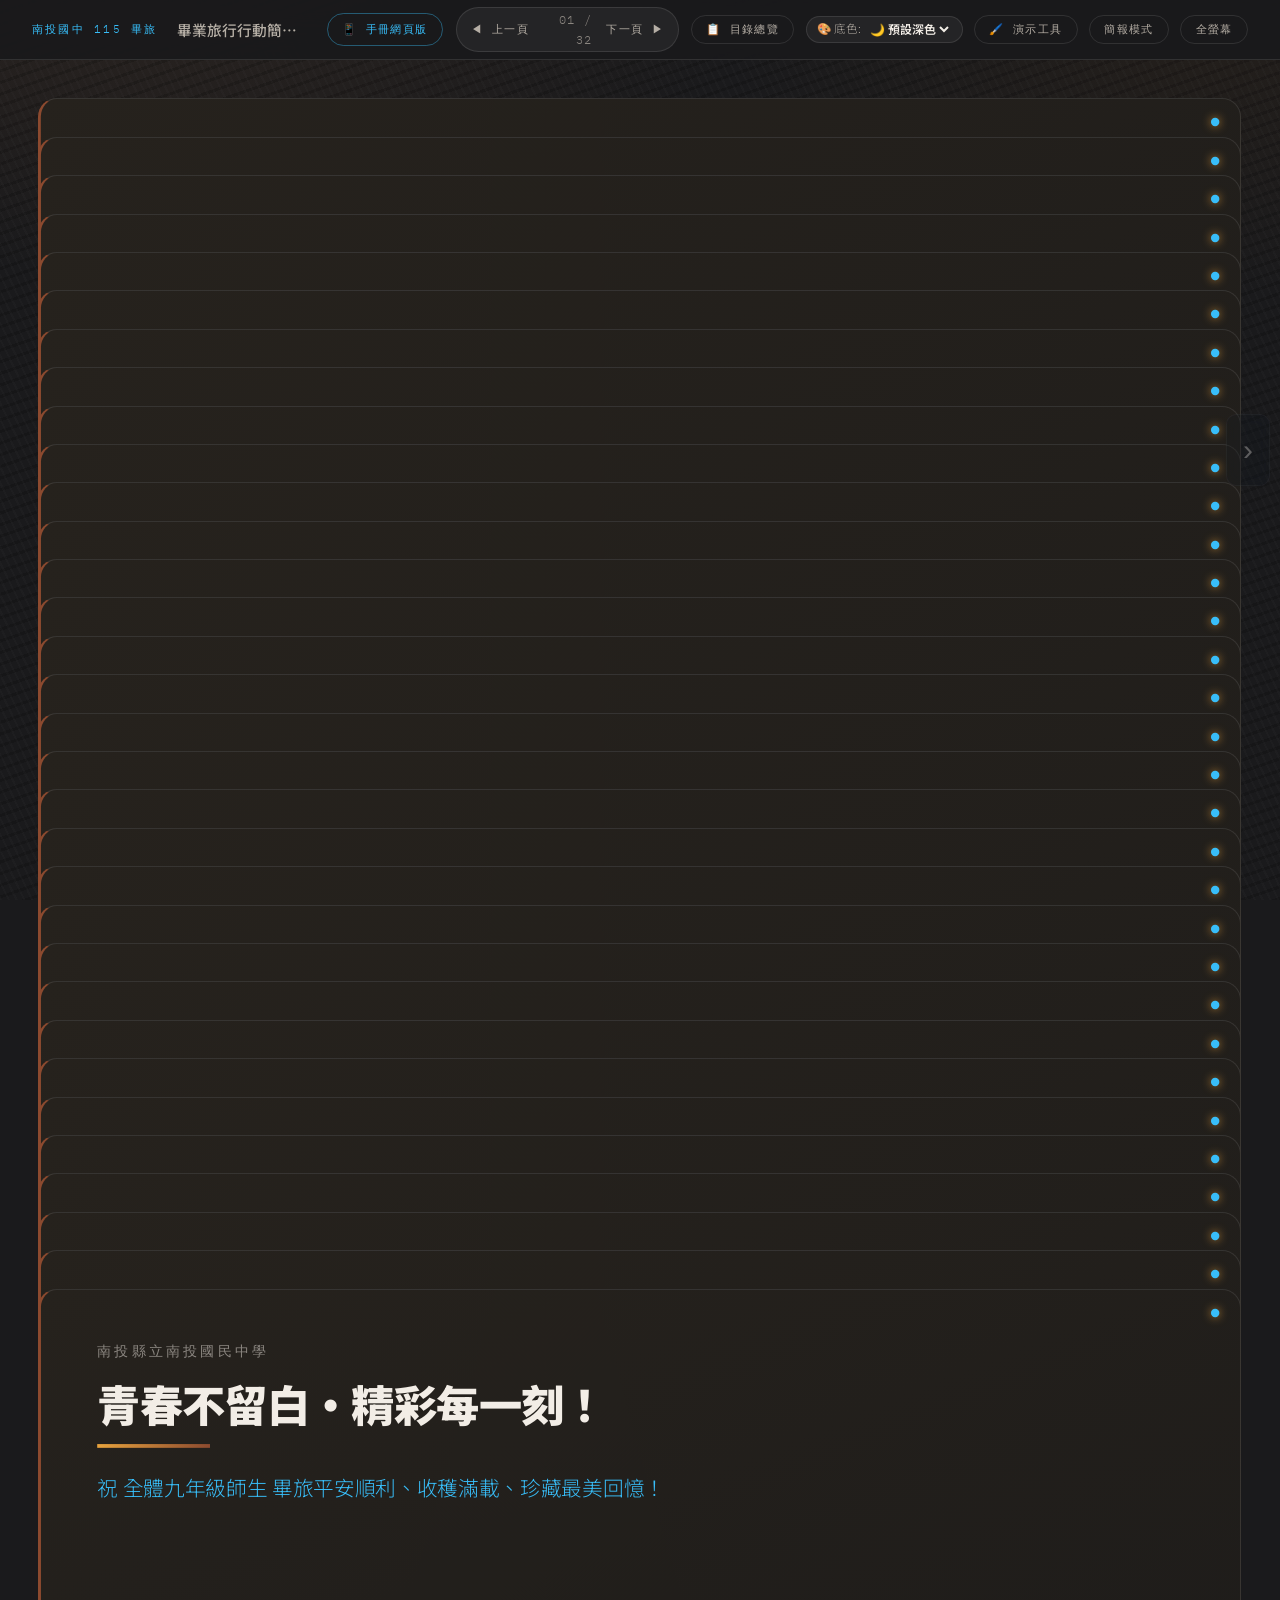
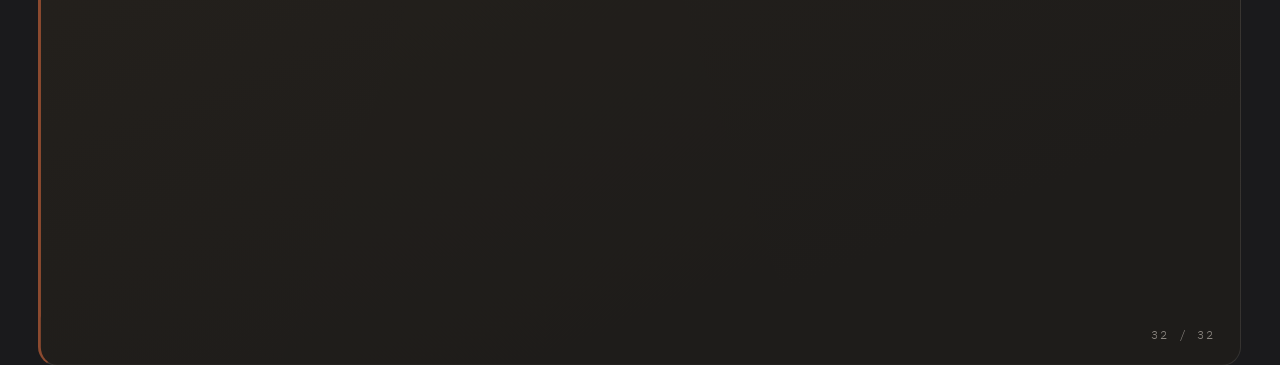
<file: index.html>
<!DOCTYPE html>
<html lang="zh-TW">
<head>
<meta charset="UTF-8">
<meta name="viewport" content="width=device-width, initial-scale=1.0">
<title>南投國中 115學年度畢業旅行 行動簡報手冊（去個資版）</title>
<meta name="description" content="南投縣立南投國民中學 115學年度畢業旅行 簡報式行動手冊，提供投影片全螢幕簡報模式與捲動閱讀模式，支援快速查詢行程、去個資房號車次、景點與生活須知。">
<meta http-equiv="Cache-Control" content="no-cache, no-store, must-revalidate">
<meta http-equiv="Pragma" content="no-cache">
<meta http-equiv="Expires" content="0">
<link rel="preconnect" href="https://fonts.googleapis.com">
<link rel="preconnect" href="https://fonts.gstatic.com" crossorigin>
<link href="https://fonts.googleapis.com/css2?family=Inter+Tight:wght@300;400;500;600;700;800&family=IBM+Plex+Mono:wght@300;400;500;700&family=Noto+Sans+TC:wght@300;400;500;700;900&display=swap" rel="stylesheet">
<link rel="stylesheet" href="deck.css?v=202610182325">
<style>
  /* 投中畢旅專屬風格微調 */
  :root {
    --cf-accent: #38bdf8;
    --cf-accent-dim: #0284c7;
    --cf-bg-glow: #0c4a6e;
    --tag-pill: #0284c7;
  }
  .tag-badge {
    display: inline-block;
    padding: 2px 8px;
    border-radius: 4px;
    font-size: 13px;
    font-weight: 700;
    background: rgba(56, 189, 248, 0.18);
    color: #38bdf8;
    border: 1px solid rgba(56, 189, 248, 0.35);
  }
  .table-deck {
    width: 100%;
    border-collapse: collapse;
    font-size: 13.5px;
    margin-top: 6px;
  }
  .table-deck th {
    background: rgba(255, 255, 255, 0.08);
    color: var(--cf-text);
    padding: 6px 8px;
    border: 1px solid var(--cf-rule);
    text-align: left;
    font-weight: 700;
  }
  .table-deck td {
    padding: 5px 8px;
    border: 1px solid var(--cf-rule);
    color: var(--cf-text-dim);
  }
  .table-deck tr:nth-child(even) td {
    background: rgba(255, 255, 255, 0.02);
  }
  .table-deck strong {
    color: #ffffff;
  }
  .grid-deck-2 {
    display: grid;
    grid-template-columns: 1fr 1fr;
    gap: 16px;
  }
  .grid-deck-3 {
    display: grid;
    grid-template-columns: 1fr 1fr 1fr;
    gap: 12px;
  }
  .card-slide {
    background: rgba(255, 255, 255, 0.04);
    border: 1px solid var(--cf-rule);
    border-radius: 8px;
    padding: 12px 14px;
  }
  .card-slide h4 {
    font-size: 15px;
    color: var(--cf-accent);
    margin-bottom: 6px;
    display: flex;
    align-items: center;
    gap: 6px;
  }
  .img-slide {
    width: 100%;
    height: 190px;
    object-fit: cover;
    border-radius: 8px;
    border: 1px solid var(--cf-rule);
  }

  .deck-res-box {
    margin-top: 8px;
    background: rgba(0, 0, 0, 0.28);
    border: 1px solid var(--cf-rule);
    border-radius: 6px;
    padding: 6px 10px;
  }
  .deck-res-row {
    display: flex;
    align-items: center;
    flex-wrap: wrap;
    gap: 5px;
    margin-bottom: 4px;
    font-size: 11px;
  }
  .deck-res-row:last-child {
    margin-bottom: 0;
  }
  .deck-res-label {
    font-weight: 700;
    color: var(--cf-text);
    min-width: 44px;
  }
  .deck-res-chip {
    display: inline-flex;
    align-items: center;
    gap: 3px;
    padding: 1px 6px;
    border-radius: 4px;
    text-decoration: none;
    font-size: 11px;
    color: #cbd5e1;
    background: rgba(255, 255, 255, 0.05);
    border: 1px solid rgba(255, 255, 255, 0.12);
    transition: all 0.15s ease;
  }
  .deck-res-chip.map {
    background: rgba(34, 197, 94, 0.15);
    color: #4ade80;
    border-color: rgba(34, 197, 94, 0.35);
  }
  .deck-res-chip.web {
    background: rgba(56, 189, 248, 0.15);
    color: #38bdf8;
    border-color: rgba(56, 189, 248, 0.35);
  }
  .deck-res-chip.video {
    background: rgba(239, 68, 68, 0.15);
    color: #f87171;
    border-color: rgba(239, 68, 68, 0.35);
  }
  .deck-res-chip:hover {
    filter: brightness(1.25);
    transform: translateY(-1px);
  }
</style>
</head>
<body class="deck" data-mode="present">
<header class="deck-bar">
  <span class="deck-id">南投國中 115 畢旅</span>
  <span class="deck-name">畢業旅行行動簡報手冊（去個資版）</span>
  <div class="deck-tools">
    <a href="app.html" class="deck-btn" style="text-decoration:none; color:var(--cf-accent); border-color:rgba(56,189,248,0.4); margin-right:2px;">📱 手冊網頁版</a>

    <!-- 簡報切換按鍵群組 -->
    <div class="deck-nav-group">
      <button class="deck-btn" id="ctrl-prev" type="button" title="上一頁 (快捷鍵: ← 或 PageUp)">◀ 上一頁</button>
      <span class="deck-count" id="deck-count">01 / 30</span>
      <button class="deck-btn" id="ctrl-next" type="button" title="下一頁 (快捷鍵: → 或 空白鍵)">下一頁 ▶</button>
    </div>

    <!-- 目錄總覽按鈕 -->
    <button class="deck-btn" id="toc-btn" type="button" title="開啟目錄總覽">📋 目錄總覽</button>

    <!-- 版面背景色彩選擇 -->
    <div class="theme-select-wrap">
      <span class="theme-label">🎨 底色:</span>
      <select id="theme-select" class="deck-select">
        <option value="default">🌙 預設深色</option>
        <option value="light-green">🍃 淡綠色</option>
        <option value="light-red">🌸 淡紅色</option>
        <option value="light-purple">🪻 淡紫色</option>
        <option value="light-gray">🌫️ 淺灰色</option>
        <option value="light-blue">💧 淺藍色</option>
        <option value="light-yellow">🌾 淡黃色</option>
      </select>
    </div>

    <!-- 演示講解工具列切換 -->
    <button class="deck-btn" id="draw-tool-toggle" type="button" title="開啟教鞭、畫筆、形狀與擷圖存檔">🖌️ 演示工具</button>

    <!-- 閱讀/簡報模式 -->
    <button class="deck-btn is-on" id="mode-btn" type="button">閱讀模式</button>
    <!-- 全螢幕 -->
    <button class="deck-btn" id="fs-btn" type="button">全螢幕</button>
  </div>
</header>
<main class="deck-stage" id="deck-stage">

  <!-- Slide 01: 封面 -->
  <section class="slide slide-cover" id="slide-cover">
    <div class="cover-content-wrap">
      <div class="cover-text-block">
        <p class="s-eyebrow">南投縣立南投國民中學　·　115 學年度　·　三天二夜</p>
        <h1 class="s-title-xl" style="font-size: 44px; line-height: 1.25;">畢業旅行 行前說明簡報<br><span style="font-size:29px; color:var(--cf-accent);">國境之南・知性采風與冒險狂歡（去個資版）</span></h1>
        <p class="s-sub" style="font-size: 18px; margin-top: 16px; line-height: 1.6;">
          活動時間：115.10.21 (三) ～ 115.10.23 (五) ｜ 集合時間：10/21 07:30 學校中庭集合<br>
          隨團指導：劉O彥 校長、董O遠 學務主任、姚O勤 訓育組長 暨 九年級全體導師
        </p>
      </div>
      <div class="cover-qr-card">
        <img src="assets/img/qrcode.png" alt="畢旅手冊 QR Code" class="cover-qr-img">
        <div class="cover-qr-title">📱 手機掃碼看手冊</div>
        <div class="cover-qr-desc">掃描即刻開啟線上行動手冊<br>免安裝 APP 即開即用</div>
      </div>
    </div>
  </section>

  <!-- Slide 02: 總覽 -->
  <section class="slide" id="slide-overview">
    <p class="s-eyebrow">AGENDA ＆ MAP</p>
    <h2 class="s-title">畢旅三天行程地圖與住宿資訊</h2>
    <div class="s-body">
      <div class="cols c2">
        <div>
          <ul class="s-list">
            <li><b>Day 1（10/21 三）</b>：學校集合 ➔ 田寮月世界 ➔ 國立海洋生物博物館 ➔ 貓鼻頭風景區 ➔ 墾丁福華渡假大飯店 ➔ 墾丁大街夜巡</li>
            <li><b>Day 2（10/22 四）</b>：晨喚早餐 ➔ 飯店沙灘趣味競賽 (淨灘踏浪) ➔ 前往高雄 ➔ 義大遊樂世界 (特洛伊城) ➔ 義大世界購物廣場 ＆ 摩天輪 ➔ 高雄義大天悅飯店</li>
            <li><b>Day 3（10/23 五）</b>：旗津海岸公園 ＆ 星空隧道 ＆ 旗後砲台 ➔ 港都午餐 ➔ 奇美博物館 ➔ 名間親子生態園區 ➔ 快樂賦歸南投國中</li>
          </ul>
        </div>
        <div>
          <div class="card-slide" style="margin-bottom:10px;">
            <h4>🏨 10/21 (三) 墾丁福華渡假大飯店</h4>
            <div style="font-size:13px; color:var(--cf-text-dim);">
              電話：(08) 886-2324 ｜ 屏東縣恆春鎮墾丁路 2 號<br>
              特色：座落國境之南、緊鄰小灣沙灘與墾丁大街。
            </div>
          </div>
          <div class="card-slide">
            <h4>🏨 10/22 (四) 高雄義大天悅飯店</h4>
            <div style="font-size:13px; color:var(--cf-text-dim);">
              電話：(07) 656-8000 ｜ 高雄市大樹區義大八街 100 號<br>
              特色：義大世界核心，鄰近購物廣場與海拔215公尺摩天輪。
            </div>
          </div>
          <div class="tip warn" style="margin-top:10px;">
            <span class="tip-tag">環保提醒</span>
            <div class="tip-body">依法兩家飯店不提供一次性盥洗備品，<b>請全體師生自備牙刷、牙膏、梳子</b>。</div>
          </div>
        </div>
      </div>
    </div>
  </section>

  <!-- Slide 03: Day 1 -->
  <section class="slide" id="slide-day1">
    <p class="s-eyebrow">DAY 1 行程細節 · 115/10/21 (星期三)</p>
    <h2 class="s-title">南下探索・惡地奇景與國境之南海生館</h2>
    <div class="s-body">
      <div class="cols c2">
        <div>
          <table class="table-deck">
            <thead><tr><th>時間節點</th><th>行程與活動內容</th></tr></thead>
            <tbody>
              <tr><td>07:30</td><td><strong>學校中庭集合出發</strong>（各班班長清點回報）</td></tr>
              <tr><td>08:00~10:00</td><td>國道風光、車上行車安全宣導與育樂</td></tr>
              <tr><td>10:00~11:30</td><td><strong>田寮月世界</strong>：欣賞泥岩惡地特殊地質、攬月樓</td></tr>
              <tr><td>11:45~12:45</td><td>享用合菜美味午餐（依分配桌次整齊就座）</td></tr>
              <tr><td>13:30~16:00</td><td><strong>國立海洋生物博物館</strong>：台灣水域、珊瑚王國、世界水域</td></tr>
              <tr><td>16:20~17:30</td><td><strong>貓鼻頭風景區</strong>：台灣海峽與巴士海峽交界裙礁</td></tr>
              <tr><td>18:00~19:00</td><td>美味晚餐 ➔ 辦理入住<strong>墾丁福華渡假大飯店</strong></td></tr>
              <tr><td>19:20~21:00</td><td>導師領隊帶領夜探墾丁大街 ➔ 21:30 晚點名查房就寢</td></tr>
            </tbody>
          </table>
        </div>
        <div>
          <img class="img-slide" src="assets/img/nmmba_cover_1.jpg" alt="海生館">
          <div class="tip" style="margin-top:10px;">
            <span class="tip-tag">Day 1 叮嚀</span>
            <div class="tip-body">容易暈車的同學請於<b>開車前 30 分鐘</b>服用暈車藥；夜遊墾丁大街務必集體行動，切勿落單！</div>
          </div>
        </div>
      </div>
    </div>
  </section>

  <!-- Slide 04: Day 2 -->
  <section class="slide" id="slide-day2">
    <p class="s-eyebrow">DAY 2 行程細節 · 115/10/22 (星期四)</p>
    <h2 class="s-title">沙灘踏浪・義大冒險與璀璨摩天輪</h2>
    <div class="s-body">
      <div class="cols c2">
        <div>
          <table class="table-deck">
            <thead><tr><th>時間節點</th><th>行程與活動內容</th></tr></thead>
            <tbody>
              <tr><td>07:00~08:00</td><td>晨喚・墾丁福華飯店內享用豐盛自助早餐</td></tr>
              <tr><td>08:20~09:50</td><td><strong>飯店沙灘趣味競賽</strong>（分組環保淨灘、海濱踏浪）</td></tr>
              <tr><td>10:10~12:00</td><td>專車前往高雄大樹區義大世界</td></tr>
              <tr><td>12:00~17:30</td><td><strong>義大遊樂世界</strong>：特洛伊城木馬、室內暗室雲霄飛車、飛越台灣（午餐發放餐券 100 元）</td></tr>
              <tr><td>17:30~20:00</td><td><strong>義大世界購物廣場 ＆ 搭乘高空摩天輪</strong>（晚餐美食街自理）</td></tr>
              <tr><td>20:30</td><td>夜宿<strong>高雄義大天悅飯店</strong>，分配房卡進房</td></tr>
              <tr><td>21:30</td><td>晚點名查房，安靜盥洗休息就寢</td></tr>
            </tbody>
          </table>
        </div>
        <div>
          <img class="img-slide" src="assets/img/eda_ferris_wheel.jpg" alt="義大摩天輪">
          <div class="tip" style="margin-top:10px;">
            <span class="tip-tag">Day 2 叮嚀</span>
            <div class="tip-body">沙灘活動嚴禁擅自深水游泳；遊樂園請量力而為，心血管疾病或不適者勿搭乘刺激設施。</div>
          </div>
        </div>
      </div>
    </div>
  </section>

  <!-- Slide 05: Day 3 -->
  <section class="slide" id="slide-day3">
    <p class="s-eyebrow">DAY 3 行程細節 · 115/10/23 (星期五)</p>
    <h2 class="s-title">港都采風・奇美文藝殿堂・快樂賦歸</h2>
    <div class="s-body">
      <div class="cols c2">
        <div>
          <table class="table-deck">
            <thead><tr><th>時間節點</th><th>行程與活動內容</th></tr></thead>
            <tbody>
              <tr><td>07:00~08:00</td><td>晨喚・天悅飯店自助早餐 ➔ 整理行李退房出發</td></tr>
              <tr><td>08:20~11:00</td><td><strong>旗津風景區采風巡禮</strong>：星空隧道、旗後砲台、天后宮、旗津老街</td></tr>
              <tr><td>11:30~12:30</td><td>港都海味午餐（合菜）</td></tr>
              <tr><td>13:30~16:00</td><td><strong>奇美博物館</strong>：西洋美學雕塑、動物自然史、名琴樂器與阿波羅噴泉廣場</td></tr>
              <tr><td>16:30~17:30</td><td><strong>名間親子生態園區</strong>：5米彩虹溜滑梯、全齡共融遊具、大合影紀念</td></tr>
              <tr><td>17:30~18:00</td><td><strong>快樂賦歸！</strong>平安返抵南投國中，互道珍重回可愛的家！</td></tr>
            </tbody>
          </table>
        </div>
        <div>
          <img class="img-slide" src="assets/img/chimei_3.jpg" alt="奇美博物館">
          <div class="tip" style="margin-top:10px;">
            <span class="tip-tag">Day 3 叮嚀</span>
            <div class="tip-body">參訪奇美博物館請保持安靜輕語、愛護展品；下車返家前務必清點個人隨身行李與貴重物品！</div>
          </div>
        </div>
      </div>
    </div>
  </section>

  <!-- Slide 06: 團務車次 -->
  <section class="slide" id="slide-buses">
    <p class="s-eyebrow">ORGANIZATION</p>
    <h2 class="s-title">團務車次與隨車師長分配（去個資版）</h2>
    <div class="s-body">
      <table class="table-deck">
        <thead>
          <tr>
            <th>車次</th><th>班級分配</th><th>男生</th><th>女生</th><th>合計</th><th>素食</th><th>隨車行政與導師名單</th>
          </tr>
        </thead>
        <tbody>
          <tr><td><strong>1 車</strong></td><td>904 全部</td><td>10</td><td>9</td><td><strong>19</strong></td><td>1</td><td>董O遠 學務主任、蔡O秀 導師（素、眷屬同房）</td></tr>
          <tr><td><strong>2 車</strong></td><td>901 全部、902 男4 女7</td><td>15</td><td>15</td><td><strong>30</strong></td><td>0</td><td>吳O萱 導師、黃O英 導師</td></tr>
          <tr><td><strong>3 車</strong></td><td>903 全部、902 男4 女4</td><td>15</td><td>16</td><td><strong>31</strong></td><td>0</td><td>陳O綸 導師</td></tr>
          <tr><td><strong>4 車 (丁車)</strong></td><td>905 全部</td><td>11</td><td>10</td><td><strong>21</strong></td><td>0</td><td>施O婷 導師</td></tr>
          <tr><td><strong>5 車</strong></td><td>906 全部</td><td>13</td><td>11</td><td><strong>24</strong></td><td>0</td><td>石O洋 導師</td></tr>
          <tr><td><strong>6 車</strong></td><td>907 全部、908 全部</td><td>17</td><td>14</td><td><strong>31</strong></td><td>0</td><td>孫O惠 導師、李O嘉 導師</td></tr>
          <tr><td><strong>7 車</strong></td><td>909 全部</td><td>10</td><td>12</td><td><strong>22</strong></td><td>1</td><td>姚O勤 訓育組長、黃O姿 導師</td></tr>
          <tr style="background:rgba(56, 189, 248, 0.12);">
            <td><strong>合計</strong></td><td><strong>全體九年級</strong></td><td><strong>91</strong></td><td><strong>87</strong></td><td><strong>178</strong></td><td><strong>2</strong></td><td><strong>隨團師長共 12 位（男5、女6、素2、眷1）</strong></td>
          </tr>
        </tbody>
      </table>
    </div>
  </section>

  <!-- Slide 07: 老師分房 -->
  <section class="slide" id="slide-teachers">
    <p class="s-eyebrow">CHAPERONES</p>
    <h2 class="s-title">隨團師長雙晚分房對照表（去個資版）</h2>
    <div class="s-body">
      <div class="cols c2">
        <div>
          <table class="table-deck">
            <thead><tr><th>職稱</th><th>姓名</th><th>10/21 福華</th><th>10/22 天悅</th><th>車次</th></tr></thead>
            <tbody>
              <tr><td>校長</td><td>劉O彥</td><td>－</td><td><strong>746</strong></td><td>公務</td></tr>
              <tr><td>學務主任</td><td>董O遠</td><td><strong>4056</strong></td><td><strong>747</strong></td><td>1 車</td></tr>
              <tr><td>902 導師</td><td>黃O英</td><td><strong>4058</strong></td><td><strong>748</strong></td><td>2 車</td></tr>
              <tr><td>908 導師</td><td>李O嘉</td><td><strong>4060</strong></td><td><strong>750</strong></td><td>6 車</td></tr>
              <tr><td>訓育組長</td><td>姚O勤</td><td><strong>3058</strong></td><td><strong>740</strong></td><td>7 車</td></tr>
              <tr><td>904 導師</td><td>蔡O秀</td><td><strong>3058</strong></td><td><strong>740</strong></td><td>1 車</td></tr>
            </tbody>
          </table>
        </div>
        <div>
          <table class="table-deck">
            <thead><tr><th>職稱</th><th>姓名</th><th>10/21 福華</th><th>10/22 天悅</th><th>車次</th></tr></thead>
            <tbody>
              <tr><td>907 導師</td><td>孫O惠</td><td><strong>3060</strong></td><td><strong>742</strong></td><td>6 車</td></tr>
              <tr><td>909 導師</td><td>黃O姿</td><td><strong>3060</strong></td><td><strong>742</strong></td><td>7 車</td></tr>
              <tr><td>906 導師</td><td>石O洋</td><td><strong>3062</strong></td><td><strong>752</strong></td><td>5 車</td></tr>
              <tr><td>905 導師</td><td>施O婷</td><td><strong>3062</strong></td><td><strong>752</strong></td><td>4 車</td></tr>
              <tr><td>901 導師</td><td>吳O萱</td><td><strong>3064</strong></td><td><strong>756</strong></td><td>2 車</td></tr>
              <tr><td>903 導師</td><td>陳O綸</td><td><strong>3064</strong></td><td><strong>756</strong></td><td>3 車</td></tr>
            </tbody>
          </table>
          <div class="tip" style="margin-top:8px;">
            <div class="tip-body">校長於第二日（10/22）進駐義大天悅飯店 746 房關懷師生。</div>
          </div>
        </div>
      </div>
    </div>
  </section>

  <!-- Slide 08: 901 班名冊 -->
  <section class="slide" id="slide-901">
    <p class="s-eyebrow">CLASS 901 · 隨車 2 車</p>
    <h2 class="s-title">901 班分房與桌次名冊（男 11、女 8，計 19 人）</h2>
    <div class="s-body">
      <div class="grid-deck-2">
        <div class="card-slide">
          <h4>🏨 10/21 墾丁福華渡假大飯店</h4>
          <p style="font-size:13px; line-height:1.6;">
            • <strong>(男) 2141</strong>：簡O翔(桌1)、簡O錤(桌2)、賴O育(桌1)、楊O翰(桌1)、鄒O陞(桌1)、廖O豪(桌1)<br>
            • <strong>(男) 2142</strong>：吳O成(桌2)、林O紘(桌2)、陳O潾(桌2)、陳O宥(桌2)、黃O榤(桌1)<br>
            • <strong>(女) 3082</strong>：林O汝(桌1)、賴O羽(桌1)、劉O妤(桌1)、鄧O云(桌1)<br>
            • <strong>(女) 3084</strong>：田O羽(桌2)、朱O融(桌2)、陳O涵(桌2)、陳O妡(桌2)
          </p>
        </div>
        <div class="card-slide">
          <h4>🏨 10/22 高雄義大天悅飯店</h4>
          <p style="font-size:13px; line-height:1.6;">
            • <strong>(男) 501</strong>：簡O翔、簡O錤、賴O育、鄒O陞<br>
            • <strong>(男) 502</strong>：吳O成、林O紘、陳O潾、黃O榤<br>
            • <strong>(男) 503</strong>：楊O翰、廖O豪、陳O宥<br>
            • <strong>(女) 546</strong>：林O汝、賴O羽、劉O妤、鄧O云<br>
            • <strong>(女) 547</strong>：田O羽、朱O融、陳O涵、陳O妡
          </p>
        </div>
      </div>
    </div>
  </section>

  <!-- Slide 09: 902 班名冊 -->
  <section class="slide" id="slide-902">
    <p class="s-eyebrow">CLASS 902 · 拆分 1 車 / 2 車</p>
    <h2 class="s-title">902 班分房與桌次名冊（男 8、女 11，計 19 人）</h2>
    <div class="s-body">
      <div class="grid-deck-2">
        <div class="card-slide">
          <h4>🏨 10/21 墾丁福華渡假大飯店</h4>
          <p style="font-size:13px; line-height:1.6;">
            • <strong>(男) 2122</strong>：古O弘(桌3)、黃O翊(桌3)、楊O正(桌3)、楊O傑(桌3)<br>
            • <strong>(男) 2123</strong>：吳O億(桌3)、王O群(桌3)、陳O祺(桌3)、楊O諺(桌3)<br>
            • <strong>(女) 3031</strong>：吳O霏(桌4)、沈O語(桌4)、林O安(桌4)、張O瑄(桌4)<br>
            • <strong>(女) 3033</strong>：陳O蒨(桌4)、陳O潔(桌4)、鄒O璇(桌4)、歐O臻(桌4)<br>
            • <strong>(女) 3035</strong>：王O恩(桌3)、劉O圻(桌4)、蔡O喬(桌4)（+906班1人）
          </p>
        </div>
        <div class="card-slide">
          <h4>🏨 10/22 高雄義大天悅飯店</h4>
          <p style="font-size:13px; line-height:1.6;">
            • <strong>(男) 509</strong>：古O弘、楊O傑、吳O億、楊O諺<br>
            • <strong>(男) 511</strong>：王O群、陳O祺、黃O翊、楊O正<br>
            • <strong>(女) 548</strong>：吳O霏、沈O語、林O安、張O瑄<br>
            • <strong>(女) 549</strong>：陳O蒨、陳O潔、鄒O璇、歐O臻<br>
            • <strong>(女) 550</strong>：王O恩、劉O圻、蔡O喬（+906班1人）
          </p>
        </div>
      </div>
    </div>
  </section>

  <!-- Slide 10: 903 班名冊 -->
  <section class="slide" id="slide-903">
    <p class="s-eyebrow">CLASS 903 · 隨車 3 車</p>
    <h2 class="s-title">903 班分房與桌次名冊（男 11、女 12，計 23 人）</h2>
    <div class="s-body">
      <div class="grid-deck-2">
        <div class="card-slide">
          <h4>🏨 10/21 墾丁福華渡假大飯店</h4>
          <p style="font-size:13px; line-height:1.6;">
            • <strong>(男) 2137</strong>：施O佑(桌6)、陳O侑(桌6)、廖O鈞(桌6)（+905班3人）<br>
            • <strong>(男) 2124</strong>：蔡O君(桌7)、張O煒(桌6)、陳O潣(桌6)、黃O鈞(桌7)<br>
            • <strong>(男) 2125</strong>：簡O霖(桌5)、曾O智(桌5)、施O圻(桌5)、洪O彬(桌5)<br>
            • <strong>(女) 3056</strong>：林O儒(桌5)、張O禎(桌5)、楊O頵(桌5)、蕭O瑩(桌5)<br>
            • <strong>(女) 3068</strong>：朱O芯(桌6)、賴O如(桌6)、廖O霓(桌6)、彭O璇(桌6)<br>
            • <strong>(女) 3070</strong>：林O玫(桌5)、簡O鎣(桌6)、程O玹(桌5)、葉O瑄(桌6)
          </p>
        </div>
        <div class="card-slide">
          <h4>🏨 10/22 高雄義大天悅飯店</h4>
          <p style="font-size:13px; line-height:1.6;">
            • <strong>(男) 512</strong>：蔡O君、張O煒、陳O潣、黃O鈞<br>
            • <strong>(男) 515</strong>：簡O霖、曾O智、施O圻、洪O彬<br>
            • <strong>(男) 516</strong>：施O佑、陳O侑、廖O鈞（+904班1人）<br>
            • <strong>(女) 540</strong>：林O儒、張O禎、楊O頵、蕭O瑩<br>
            • <strong>(女) 542</strong>：朱O芯、賴O如、廖O霓、彭O璇<br>
            • <strong>(女) 543</strong>：林O玫、簡O鎣、程O玹、葉O瑄
          </p>
        </div>
      </div>
    </div>
  </section>

  <!-- Slide 11: 904 班名冊 -->
  <section class="slide" id="slide-904">
    <p class="s-eyebrow">CLASS 904 · 隨車 1 車</p>
    <h2 class="s-title">904 班分房與桌次名冊（男 10、女 9，計 19 人）</h2>
    <div class="s-body">
      <div class="grid-deck-2">
        <div class="card-slide">
          <h4>🏨 10/21 墾丁福華渡假大飯店</h4>
          <p style="font-size:13px; line-height:1.6;">
            • <strong>(男) 2135</strong>：王O億(桌8)、石O愷(桌8)、林O羽(桌7)、姚O城(素)、羅O鈞(桌8)、王O(桌8)<br>
            • <strong>(男) 2126</strong>：許O崴(桌7)、蔡O緯(桌7)、鄧O康(桌8)、鍾O洧(桌7)<br>
            • <strong>(女) 3072</strong>：王O茹(桌8)、翁O涵(桌8)、黃O芳(桌7)、胡O紜(桌7)<br>
            • <strong>(女) 3074</strong>：林O妮(桌8)、蔡O霏(桌7)、謝O倢(桌7)、藍O媗(桌8)<br>
            • <strong>(女) 3076</strong>：黎O蓉(桌8)（+907班3人）
          </p>
        </div>
        <div class="card-slide">
          <h4>🏨 10/22 高雄義大天悅飯店</h4>
          <p style="font-size:13px; line-height:1.6;">
            • <strong>(男) 516</strong>：姚O城(素)（+903班3人）<br>
            • <strong>(男) 517</strong>：王O億、石O愷、羅O鈞、王O<br>
            • <strong>(男) 518</strong>：許O崴、蔡O緯、鍾O洧、林O羽<br>
            • <strong>(男) 519</strong>：鄧O康（+905班3人）<br>
            • <strong>(女) 560</strong>：黎O蓉（+907班3人）<br>
            • <strong>(女) 561</strong>：王O茹、翁O涵、黃O芳、胡O紜<br>
            • <strong>(女) 562</strong>：林O妮、蔡O霏、謝O倢、藍O媗
          </p>
        </div>
      </div>
    </div>
  </section>

  <!-- Slide 12: 905 班名冊 -->
  <section class="slide" id="slide-905">
    <p class="s-eyebrow">CLASS 905 · 隨車 4 車</p>
    <h2 class="s-title">905 班分房與桌次名冊（男 11、女 10，計 21 人）</h2>
    <div class="s-body">
      <div class="grid-deck-2">
        <div class="card-slide">
          <h4>🏨 10/21 墾丁福華渡假大飯店</h4>
          <p style="font-size:13px; line-height:1.6;">
            • <strong>(男) 2137</strong>：湯O綸(桌10)、蕭O均(桌10)、簡O鈞(桌10)（+903班3人）<br>
            • <strong>(男) 2127</strong>：熊O捷(桌9)、林O穎(桌9)、林O弘(桌9)、羅O惟(桌10)<br>
            • <strong>(男) 2128</strong>：陳O璋(桌9)、陳O佑(桌9)、楊O樺(桌10)、葉O修(桌10)<br>
            • <strong>(女) 3041</strong>：林O婕(桌9)、林O慧(桌9)（+906班2人）<br>
            • <strong>(女) 3043</strong>：廖O玉(桌10)、張O涵(桌10)、張O潼(桌10)、曾O瑜(桌10)<br>
            • <strong>(女) 3045</strong>：谷O愛(桌9)、林O渝(桌9)、黃O蓉(桌9)、廖O涵(桌9)
          </p>
        </div>
        <div class="card-slide">
          <h4>🏨 10/22 高雄義大天悅飯店</h4>
          <p style="font-size:13px; line-height:1.6;">
            • <strong>(男) 519</strong>：湯O綸、蕭O均、簡O鈞（+904班1人）<br>
            • <strong>(男) 520</strong>：熊O捷、林O穎、林O弘、羅O惟<br>
            • <strong>(男) 521</strong>：陳O璋、陳O佑、楊O樺、葉O修<br>
            • <strong>(女) 553</strong>：林O婕、林O慧（+906班2人）<br>
            • <strong>(女) 555</strong>：廖O玉、張O涵、張O潼、曾O瑜<br>
            • <strong>(女) 556</strong>：谷O愛、林O渝、黃O蓉、廖O涵
          </p>
        </div>
      </div>
    </div>
  </section>

  <!-- Slide 13: 906 班名冊 -->
  <section class="slide" id="slide-906">
    <p class="s-eyebrow">CLASS 906 · 隨車 5 車</p>
    <h2 class="s-title">906 班分房與桌次名冊（男 13、女 11，計 24 人）</h2>
    <div class="s-body">
      <div class="grid-deck-2">
        <div class="card-slide">
          <h4>🏨 10/21 墾丁福華渡假大飯店</h4>
          <p style="font-size:13px; line-height:1.6;">
            • <strong>(男) 2138</strong>：王O倫(桌18)、吳O彥(桌11)、張O昕(桌11)、張O璽(桌11)、黃O翰(桌11)、黃O程(桌18)<br>
            • <strong>(男) 2139</strong>：黃O揚(桌11)、陳O聖(桌18)、邱O辰(桌18)（+907班3人）<br>
            • <strong>(男) 2129</strong>：陳O廷(桌12)、蔡O哲(桌12)、蕭O堯(桌12)、鄒O丞(桌12)<br>
            • <strong>(女) 3035</strong>：張O芸(桌11)（+902班3人）<br>
            • <strong>(女) 3037</strong>：張O卉(桌11)、郭O瑄(桌11)、黃O誼(桌11)、黃O貽(桌11)<br>
            • <strong>(女) 3039</strong>：簡O涵(桌12)、許O慈(桌12)、陳O樂(桌12)、王O文(桌12)<br>
            • <strong>(女) 3041</strong>：簡O霓(桌12)、林O甄(桌12)（+905班2人）
          </p>
        </div>
        <div class="card-slide">
          <h4>🏨 10/22 高雄義大天悅飯店</h4>
          <p style="font-size:13px; line-height:1.6;">
            • <strong>(男) 522</strong>：陳O廷、蔡O哲、蕭O堯、鄒O丞<br>
            • <strong>(男) 523</strong>：王O倫、黃O程、陳O聖、邱O辰<br>
            • <strong>(男) 525</strong>：吳O彥、張O昕、張O璽、黃O翰<br>
            • <strong>(男) 526</strong>：黃O揚（+907班3人）<br>
            • <strong>(女) 550</strong>：張O芸（+902班3人）<br>
            • <strong>(女) 551</strong>：張O卉、郭O瑄、黃O誼、黃O貽<br>
            • <strong>(女) 552</strong>：簡O涵、許O慈、林O甄、王O文<br>
            • <strong>(女) 553</strong>：簡O霓、陳O樂（+905班2人）
          </p>
        </div>
      </div>
    </div>
  </section>

  <!-- Slide 14: 907 班名冊 -->
  <section class="slide" id="slide-907">
    <p class="s-eyebrow">CLASS 907 · 隨車 6 車</p>
    <h2 class="s-title">907 班分房與桌次名冊（男 11、女 11，計 22 人）</h2>
    <div class="s-body">
      <div class="grid-deck-2">
        <div class="card-slide">
          <h4>🏨 10/21 墾丁福華渡假大飯店</h4>
          <p style="font-size:13px; line-height:1.6;">
            • <strong>(男) 2139</strong>：金O賢(桌14)、張O二(桌14)、廖O豐(桌14)（+906班3人）<br>
            • <strong>(男) 2130</strong>：莊O瑄(桌13)、張O湋(桌13)、陳O劭(桌14)、王O豐(桌14)<br>
            • <strong>(男) 2131</strong>：松O樂(桌14)、陳O陞(桌13)、蔡O璟(桌13)、謝O佑(桌13)<br>
            • <strong>(女) 3076</strong>：楊O沛(桌13)、林O琪(桌13)、侯O晴(桌14)（+904班1人）<br>
            • <strong>(女) 3078</strong>：林O妤(桌13)、胡O愛(桌13)、張O穎(桌13)、曾O婕(桌13)<br>
            • <strong>(女) 3080</strong>：徐O禕(桌14)、許O萱(桌14)、劉O芹(桌14)、林O鈺(桌14)
          </p>
        </div>
        <div class="card-slide">
          <h4>🏨 10/22 高雄義大天悅飯店</h4>
          <p style="font-size:13px; line-height:1.6;">
            • <strong>(男) 526</strong>：金O賢、張O二、廖O豐（+906班1人）<br>
            • <strong>(男) 527</strong>：莊O瑄、張O湋、陳O劭、王O豐<br>
            • <strong>(男) 529</strong>：松O樂、陳O陞、蔡O璟、謝O佑<br>
            • <strong>(女) 557</strong>：林O妤、胡O愛、張O穎、曾O婕<br>
            • <strong>(女) 559</strong>：徐O禕、許O萱、劉O芹、林O鈺<br>
            • <strong>(女) 560</strong>：楊O沛、林O琪、侯O晴（+904班1人）
          </p>
        </div>
      </div>
    </div>
  </section>

  <!-- Slide 15: 908 班名冊 -->
  <section class="slide" id="slide-908">
    <p class="s-eyebrow">CLASS 908 · 隨車 6 車</p>
    <h2 class="s-title">908 班分房與桌次名冊（男 6、女 3，計 9 人）</h2>
    <div class="s-body">
      <div class="grid-deck-2">
        <div class="card-slide">
          <h4>🏨 10/21 墾丁福華渡假大飯店</h4>
          <p style="font-size:13px; line-height:1.6;">
            • <strong>(男) 2140 (T6房)</strong>：<br>
              王O陞(桌15)、楊O旭(桌15)、陳O霈(桌15)、陳O霆(桌15)、林O鋮(桌15)、林O稷(桌15)<br><br>
            • <strong>(女) 4084 (3人)</strong>：<br>
              阮O雲(桌15)、連O瑆(桌15)、曾O淯(桌15)
          </p>
        </div>
        <div class="card-slide">
          <h4>🏨 10/22 高雄義大天悅飯店</h4>
          <p style="font-size:13px; line-height:1.6;">
            • <strong>(男) 505</strong>：楊O旭、陳O霆、林O鋮、林O稷<br>
            • <strong>(男) 506</strong>：王O陞、陳O霈（+909班2人）<br><br>
            • <strong>(女) 545 (3人)</strong>：<br>
              阮O雲、連O瑆、曾O淯
          </p>
        </div>
      </div>
    </div>
  </section>

  <!-- Slide 16: 909 班名冊 -->
  <section class="slide" id="slide-909">
    <p class="s-eyebrow">CLASS 909 · 隨車 7 車</p>
    <h2 class="s-title">909 班分房與桌次名冊（男 10、女 12，計 22 人）</h2>
    <div class="s-body">
      <div class="grid-deck-2">
        <div class="card-slide">
          <h4>🏨 10/21 墾丁福華渡假大飯店</h4>
          <p style="font-size:13px; line-height:1.6;">
            • <strong>(男) 2133</strong>：簡O辰(桌16)、王O恩(桌17)、李O逸(桌16)、林O德(素)、陳O儒(桌16)、張O峻(桌16)<br>
            • <strong>(男) 2132</strong>：吳O浩(桌17)、吳O漳(桌17)、李O諺(桌17)、林O翔(桌17)<br>
            • <strong>(女) 2085</strong>：姚O慈(桌16)、張O軒(桌16)、許O羽(桌16)、藍O琳(桌17)<br>
            • <strong>(女) 2086</strong>：林O琪(桌17)、張O寗(桌18)、陳O彤(桌16)、蔡O妍(桌16)<br>
            • <strong>(女) 2120</strong>：何O瑜(桌17)、林O萱(桌16)、林O褕(桌17)、林O婕(桌17)
          </p>
        </div>
        <div class="card-slide">
          <h4>🏨 10/22 高雄義大天悅飯店</h4>
          <p style="font-size:13px; line-height:1.6;">
            • <strong>(男) 506</strong>：王O恩、李O逸（+908班2人）<br>
            • <strong>(男) 507</strong>：吳O浩、吳O漳、李O諺、林O翔<br>
            • <strong>(男) 508</strong>：簡O辰、林O德(素)、陳O儒、張O峻<br>
            • <strong>(女) 563</strong>：姚O慈、張O軒、許O羽、藍O琳<br>
            • <strong>(女) 565</strong>：林O琪、張O寗、陳O彤、蔡O妍<br>
            • <strong>(女) 566</strong>：何O瑜、林O萱、林O褕、林O婕
          </p>
        </div>
      </div>
    </div>
  </section>

      <!-- Slide 17: 景點解說 1 (田寮月世界 ＆ 貓鼻頭風景區) -->
  <section class="slide" id="slide-attract1">
    <p class="s-eyebrow">ATTRACTIONS · Day 1 地質奧秘 ＆ 國境之南</p>
    <h2 class="s-title">田寮月世界 ＆ 貓鼻頭風景區</h2>
    <div class="s-body">
      <div class="cols c2">
        <div class="card-slide">
          <h4>🌔 田寮月世界（惡地奇景）</h4>
          <div style="font-size:12.5px; line-height:1.55; color:var(--cf-text-dim);">
            地理學上稱為『惡地』，青灰色泥岩質地軟弱含鹽，受雨水長年侵蝕沖刷，形成光禿鋸齒狀山脊。登上『攬月樓』可俯瞰如月球表面般的蒼茫壯觀景色。
          </div>
          <div class="deck-res-box">
            <div class="deck-res-row">
              <span class="deck-res-label">📍 地圖:</span>
              <a href="https://maps.google.com/?q=田寮月世界地質公園" target="_blank" class="deck-res-chip map">🗺️ 田寮月世界導航</a>
            </div>
            <div class="deck-res-row">
              <span class="deck-res-label">🌐 官網:</span>
              <a href="https://khh.travel/zh-tw/attractions/detail/205" target="_blank" class="deck-res-chip web">高雄旅遊網官方介紹</a>
            </div>
            <div class="deck-res-row">
              <span class="deck-res-label">🎬 影片:</span>
              <a href="https://www.youtube.com/results?search_query=田寮月世界+空拍" target="_blank" class="deck-res-chip video">空拍全貌</a>
              <a href="https://www.youtube.com/results?search_query=田寮月世界+步道導覽" target="_blank" class="deck-res-chip video">嫦娥奔月步道</a>
              <a href="https://www.youtube.com/results?search_query=田寮月世界+地質形成" target="_blank" class="deck-res-chip video">泥岩成因</a>
            </div>
          </div>
        </div>
        <div class="card-slide">
          <h4>🌊 貓鼻頭風景區（裙礁崩崖）</h4>
          <div style="font-size:12.5px; line-height:1.55; color:var(--cf-text-dim);">
            位於恆春半島西南端，為台灣海峽與巴士海峽的天然分界指標。受海蝕侵蝕形成崩崖、壺穴、礁柱等典型隆起珊瑚礁裙礁地形，波瀾壯闊。
          </div>
          <div class="deck-res-box">
            <div class="deck-res-row">
              <span class="deck-res-label">📍 地圖:</span>
              <a href="https://maps.google.com/?q=貓鼻頭風景區" target="_blank" class="deck-res-chip map">🗺️ 貓鼻頭導航</a>
            </div>
            <div class="deck-res-row">
              <span class="deck-res-label">🌐 官網:</span>
              <a href="https://www.ktnp.gov.tw/News_Content.aspx?n=855&s=2541" target="_blank" class="deck-res-chip web">墾丁國家公園管理處導覽</a>
            </div>
            <div class="deck-res-row">
              <span class="deck-res-label">🎬 影片:</span>
              <a href="https://www.youtube.com/results?search_query=貓鼻頭+空拍+海蝕地形" target="_blank" class="deck-res-chip video">雙海交界空拍</a>
              <a href="https://www.youtube.com/results?search_query=貓鼻頭+地質解說" target="_blank" class="deck-res-chip video">壺穴礁柱地質</a>
              <a href="https://www.youtube.com/results?search_query=貓鼻頭風景區+導覽" target="_blank" class="deck-res-chip video">落日步道采風</a>
            </div>
          </div>
        </div>
      </div>
      <div style="margin-top:12px; display:grid; grid-template-columns:1fr 1fr; gap:12px;">
        <img class="img-slide" style="height:140px;" src="assets/img/moon_world_1.jpg" alt="田寮月世界">
        <img class="img-slide" style="height:140px;" src="assets/img/maobitou_1.jpg" alt="貓鼻頭">
      </div>
    </div>
  </section>

  <!-- Slide 18: 景點解說 2 (國立海洋生物博物館) -->
  <section class="slide" id="slide-attract2">
    <p class="s-eyebrow">ATTRACTIONS · Day 1 生態殿堂</p>
    <h2 class="s-title">國立海洋生物博物館 (海生館)</h2>
    <div class="s-body">
      <div class="grid-deck-3">
        <div class="card-slide">
          <h4>🏞️ 台灣水域館</h4>
          <p style="font-size:12px; line-height:1.55; color:var(--cf-text-dim);">
            從小水滴的旅行開始，由谷關高山溪流、水庫、牡蠣養殖到壯麗大洋池，完整呈現台灣淡水與海洋生態。
          </p>
        </div>
        <div class="card-slide">
          <h4>🪸 珊瑚王國館</h4>
          <p style="font-size:12px; line-height:1.55; color:var(--cf-text-dim);">
            展現活珊瑚礁頂與垂直礁壁，擁有 80 公尺長夢幻海底隧道，並能近距離觀察海中金絲雀小白鯨。
          </p>
        </div>
        <div class="card-slide">
          <h4>🌍 世界水域館</h4>
          <p style="font-size:12px; line-height:1.55; color:var(--cf-text-dim);">
            全球首創 3D 虛擬無水水族館，展示古代海洋演化、高聳巨藻森林、深海生物與極地企鵝家族。
          </p>
        </div>
      </div>
      <div class="card-slide" style="margin-top:10px;">
        <div class="deck-res-box" style="margin-top:0;">
          <div class="deck-res-row">
            <span class="deck-res-label">📍 地圖:</span>
            <a href="https://maps.google.com/?q=國立海洋生物博物館" target="_blank" class="deck-res-chip map">🗺️ 國立海生館 Google Map 導航</a>
          </div>
          <div class="deck-res-row">
            <span class="deck-res-label">🌐 官網:</span>
            <a href="https://www.nmmba.gov.tw/" target="_blank" class="deck-res-chip web">國立海洋生物博物館官方網站</a>
          </div>
          <div class="deck-res-row">
            <span class="deck-res-label">🎬 影片:</span>
            <a href="https://www.youtube.com/results?search_query=國立海洋生物博物館+完整導覽" target="_blank" class="deck-res-chip video">三大展館完整開箱</a>
            <a href="https://www.youtube.com/results?search_query=海生館+小白鯨+海底隧道" target="_blank" class="deck-res-chip video">小白鯨海底隧道特寫</a>
            <a href="https://www.youtube.com/results?search_query=海生館+企鵝餵食+巨藻森林" target="_blank" class="deck-res-chip video">極地企鵝與巨藻森林</a>
          </div>
        </div>
      </div>
      <div style="margin-top:10px; display:grid; grid-template-columns:1fr 1fr; gap:12px;">
        <img class="img-slide" style="height:120px;" src="assets/img/nmmba_cover_1.jpg" alt="海生館">
        <img class="img-slide" style="height:120px;" src="assets/img/nmmba_world.jpg" alt="世界水域">
      </div>
    </div>
  </section>

  <!-- Slide 19: 景點解說 (墾丁大街夜巡 ＆ 著名小吃 20 選) -->
  <section class="slide" id="slide-attract-kenting">
    <p class="s-eyebrow">ATTRACTIONS · Day 1 熱鬧夜巡</p>
    <h2 class="s-title">墾丁大街夜巡（熱鬧夜市 ＆ 著名小吃 20 選）</h2>
    <div class="s-body">
      <div class="cols c2">
        <div class="card-slide">
          <h4>🍢 墾丁大街不夜城 ＆ 著名小吃推薦</h4>
          <div style="font-size:11.5px; line-height:1.5; color:var(--cf-text-dim); margin-bottom:8px;">
            恆春半島最知名的觀光夜市與休閒核心。街道兩側林立特色攤商、異國酒吧與文創小舖，渡假氛圍濃厚。<br>
            <strong>【必吃小吃 20 選精選】：</strong><br>
            ① 勇伯脆皮大腸包小腸 ② 墾丁Q蛋奶 ③ 一品滷味（自製辣椒） ④ 吳師傅魯味（蛇辣醬） ⑤ 巷子內十碗麵 ⑥ 酥炸脆皮鮮奶 ⑦ 烤飛魚卵香腸 ⑧ 炙燒火焰骰子牛 ⑨ 炭烤大魷魚 ⑩ 泰式香蕉煎餅 ⑪ 墾丁酥炸豆乳雞 ⑫ 拔絲地瓜與芋頭 ⑬ 港口茶香冰淇淋 ⑭ 酥脆炸蛋蔥油餅 ⑮ 現打枋山芒果冰沙 ⑯ 焗烤生蠔海鮮 ⑰ 原住民石板烤肉 ⑱ 鹽酥大蝦 ⑲ 恆春古早味綠豆蒜 ⑳ 烤青蛙下蛋檸檬愛玉
          </div>
          <div class="deck-res-box">
            <div class="deck-res-row">
              <span class="deck-res-label">📍 地圖:</span>
              <a href="https://maps.google.com/?q=墾丁大街" target="_blank" class="deck-res-chip map">🗺️ 墾丁大街導航</a>
            </div>
            <div class="deck-res-row">
              <span class="deck-res-label">🌐 官網:</span>
              <a href="https://www.ktnp.gov.tw/" target="_blank" class="deck-res-chip web">墾丁國家公園管理處官方網站</a>
            </div>
            <div class="deck-res-row">
              <span class="deck-res-label">🎬 影片:</span>
              <a href="https://www.youtube.com/results?search_query=墾丁大街+美食攻略" target="_blank" class="deck-res-chip video">排隊小吃全攻略</a>
              <a href="https://www.youtube.com/results?search_query=墾丁大街+夜市導覽" target="_blank" class="deck-res-chip video">夜巡街景開箱</a>
              <a href="https://www.youtube.com/results?search_query=墾丁大街+必吃小吃" target="_blank" class="deck-res-chip video">傳統美味小吃</a>
            </div>
          </div>
        </div>
        <div>
          <div style="display:grid; grid-template-columns:1fr 1fr; gap:8px;">
            <img class="img-slide" style="height:140px;" src="assets/img/kenting_street_1.jpg" alt="墾丁大街夜景">
            <img class="img-slide" style="height:140px;" src="assets/img/kenting_street_2.jpg" alt="墾丁大街小吃">
          </div>
          <img class="img-slide" style="margin-top:8px; height:125px; width:100%; object-fit:cover;" src="assets/img/kenting_street_3.jpg" alt="墾丁大街熱鬧人潮">
        </div>
      </div>
    </div>
  </section>

  <!-- Slide: 景點解說 (墾丁福華渡假大飯店) -->
  <section class="slide" id="slide-attract-howard">
    <p class="s-eyebrow">ATTRACTIONS · Day 1 渡假住宿</p>
    <h2 class="s-title">墾丁福華渡假大飯店（五星級濱海渡假勝地）</h2>
    <div class="s-body">
      <div class="cols c2">
        <div class="card-slide">
          <h4>🏨 國境之南五星勝地 ＆ 專屬小灣海灘隧道</h4>
          <div style="font-size:12px; line-height:1.55; color:var(--cf-text-dim); margin-bottom:8px;">
            背依大尖山、前臨巴士海峽，坐擁小灣碧海藍天絕景。西班牙紅瓦白牆南歐渡假莊園風格，擁有近 400 間寬敞客房。<br>
            • <strong>專屬小灣隧道</strong>：全台首創私密隧道，步行數分鐘直達小灣金黃沙灘。<br>
            • <strong>豐富休閒設施</strong>：戶外泳池、健身房、大坪數休閒中心；鄰近熱鬧墾丁大街。<br>
            • <strong>住宿提醒</strong>：依環保法規客房不提供一次性備品，請自備牙刷牙膏梳子；遵守晚點名與安寧規範。
          </div>
          <div class="deck-res-box">
            <div class="deck-res-row">
              <span class="deck-res-label">📍 地圖:</span>
              <a href="https://maps.google.com/?q=墾丁福華渡假大飯店" target="_blank" class="deck-res-chip map">🗺️ 墾丁福華導航</a>
            </div>
            <div class="deck-res-row">
              <span class="deck-res-label">🌐 官網:</span>
              <a href="https://www.howard-hotels.com.tw/zh_TW/HotelBusiness/98" target="_blank" class="deck-res-chip web">墾丁福華官方網站</a>
            </div>
            <div class="deck-res-row">
              <span class="deck-res-label">🎬 影片:</span>
              <a href="https://www.youtube.com/results?search_query=墾丁福華渡假大飯店+開箱" target="_blank" class="deck-res-chip video">海景客房開箱</a>
              <a href="https://www.youtube.com/results?search_query=墾丁福華+麗香苑+早餐" target="_blank" class="deck-res-chip video">麗香苑百匯早餐</a>
              <a href="https://www.youtube.com/results?search_query=墾丁福華+夜間+小灣" target="_blank" class="deck-res-chip video">夜間小灣導覽</a>
            </div>
          </div>
        </div>
        <div>
          <div style="display:grid; grid-template-columns:1fr 1fr; gap:8px;">
            <img class="img-slide" style="height:135px;" src="assets/img/howard_1.jpg" alt="墾丁福華飯店外觀">
            <img class="img-slide" style="height:135px;" src="assets/img/howard_2.jpg" alt="墾丁福華大廳休閒園區">
          </div>
          <div style="display:grid; grid-template-columns:1fr 1fr; gap:8px; margin-top:8px;">
            <img class="img-slide" style="height:120px;" src="assets/img/howard_3.jpg" alt="墾丁福華渡假飯店遠景">
            <img class="img-slide" style="height:120px;" src="assets/img/howard_4.jpg" alt="墾丁福華客房與渡假園景">
          </div>
        </div>
      </div>
    </div>
  </section>

  <!-- Slide 20: 景點解說 3 (義大遊樂世界 ＆ 摩天輪) -->
  <section class="slide" id="slide-attract3">
    <p class="s-eyebrow">ATTRACTIONS · Day 2 狂歡冒險 ＆ 時尚休閒</p>
    <h2 class="s-title">義大遊樂世界 ＆ 購物廣場摩天輪</h2>
    <div class="s-body">
      <div class="cols c2">
        <div>
          <div class="card-slide">
            <h4>🎢 義大遊樂世界 ＆ 購物廣場摩天輪</h4>
            <ul class="s-list" style="font-size:12.5px;">
              <li><strong>希臘情境園區</strong>：衛城、藍白聖托里尼山城、特洛伊城三大區域。</li>
              <li><strong>特洛伊城</strong>：15000 坪全台最大室內主題館，包含巨大木馬、暗室雲霄飛車、飛越台灣模擬飛行。</li>
              <li><strong>海拔 215 米巨型摩天輪</strong>：直徑 80 公尺，南台灣最高景觀摩天輪，128 種炫彩燈光秀俯瞰高屏夜景。</li>
            </ul>
            <div class="deck-res-box">
              <div class="deck-res-row">
                <span class="deck-res-label">📍 地圖:</span>
                <a href="https://maps.google.com/?q=義大遊樂世界" target="_blank" class="deck-res-chip map">🗺️ 義大遊樂世界</a>
                <a href="https://maps.google.com/?q=義大世界購物廣場" target="_blank" class="deck-res-chip map">🗺️ 義大世界購物廣場</a>
              </div>
              <div class="deck-res-row">
                <span class="deck-res-label">🌐 官網:</span>
                <a href="http://www.edathemepark.com.tw/" target="_blank" class="deck-res-chip web">義大遊樂世界官方網站</a>
                <a href="http://www.edamall.com.tw/" target="_blank" class="deck-res-chip web">義大世界購物廣場官方網站</a>
              </div>
              <div class="deck-res-row">
                <span class="deck-res-label">🎬 影片:</span>
                <a href="https://www.youtube.com/results?search_query=義大遊樂世界+特洛伊城堡+攻略" target="_blank" class="deck-res-chip video">特洛伊城堡攻略</a>
                <a href="https://www.youtube.com/results?search_query=義大+天旋地轉+實拍" target="_blank" class="deck-res-chip video">天旋地轉實拍</a>
                <a href="https://www.youtube.com/results?search_query=義大摩天輪+夜景" target="_blank" class="deck-res-chip video">摩天輪夜景實拍</a>
              </div>
            </div>
          </div>
        </div>
        <div>
          <img class="img-slide" src="assets/img/eda_trojan_1.jpg" alt="特洛伊城木馬">
          <img class="img-slide" style="margin-top:10px; height:150px;" src="assets/img/eda_ferris_wheel.jpg" alt="義大摩天輪">
        </div>
      </div>
    </div>
  </section>

  <!-- Slide: 景點解說 (高雄義大天悅飯店) -->
  <section class="slide" id="slide-attract-skylark">
    <p class="s-eyebrow">ATTRACTIONS · Day 2 璀璨住宿</p>
    <h2 class="s-title">高雄義大天悅飯店（義大核心英式新古典飯店）</h2>
    <div class="s-body">
      <div class="cols c2">
        <div class="card-slide">
          <h4>🏰 英式新古典莊園 ＆ 漫步摩天輪商場</h4>
          <div style="font-size:12px; line-height:1.55; color:var(--cf-text-dim); margin-bottom:8px;">
            座落義大世界園區核心，外觀融合典雅氣派英式新古典風格，室內空間挑高宏偉、氛圍溫馨怡人。<br>
            • <strong>直通璀璨摩天輪</strong>：景觀天橋直通海拔 215 米巨型摩天輪與 Outlet 購物中心，飽覽歐洲山城夜景。<br>
            • <strong>百匯自助早餐</strong>：百種中西式豐盛晨喚百匯料理，補足一日充沛活力。<br>
            • <strong>住宿提醒</strong>：全面不提供一次性盥洗用品，請自備備品；晚間請按時就寢查房，切勿奔跑喧嘩。
          </div>
          <div class="deck-res-box">
            <div class="deck-res-row">
              <span class="deck-res-label">📍 地圖:</span>
              <a href="https://maps.google.com/?q=高雄義大天悅飯店" target="_blank" class="deck-res-chip map">🗺️ 義大天悅導航</a>
            </div>
            <div class="deck-res-row">
              <span class="deck-res-label">🌐 官網:</span>
              <a href="https://www.edaskylark.com.tw/" target="_blank" class="deck-res-chip web">義大天悅飯店官方網站</a>
            </div>
            <div class="deck-res-row">
              <span class="deck-res-label">🎬 影片:</span>
              <a href="https://www.youtube.com/results?search_query=義大天悅飯店+開箱" target="_blank" class="deck-res-chip video">典雅客房開箱</a>
              <a href="https://www.youtube.com/results?search_query=義大天悅飯店+摩天輪+夜景" target="_blank" class="deck-res-chip video">直通摩天輪夜景</a>
              <a href="https://www.youtube.com/results?search_query=義大天悅飯店+早餐+百匯" target="_blank" class="deck-res-chip video">百匯晨喚自助餐</a>
            </div>
          </div>
        </div>
        <div>
          <div style="display:grid; grid-template-columns:1fr 1fr; gap:8px;">
            <img class="img-slide" style="height:135px;" src="assets/img/skylark_1.jpg" alt="天悅飯店與摩天輪景觀">
            <img class="img-slide" style="height:135px;" src="assets/img/skylark_2.jpg" alt="天悅飯店噴泉水景">
          </div>
          <div style="display:grid; grid-template-columns:1fr 1fr; gap:8px; margin-top:8px;">
            <img class="img-slide" style="height:120px;" src="assets/img/skylark_3.jpg" alt="天悅飯店迎賓大廳門面夜景">
            <img class="img-slide" style="height:120px;" src="assets/img/skylark_4.jpg" alt="天悅飯店全景遠眺">
          </div>
        </div>
      </div>
    </div>
  </section>

  <!-- Slide 21: 景點解說 4 (旗津風景區 ＆ 奇美博物館) -->
  <section class="slide" id="slide-attract4">
    <p class="s-eyebrow">ATTRACTIONS · Day 3 港都史蹟 ＆ 文藝瑰寶</p>
    <h2 class="s-title">旗津風景區 ＆ 奇美博物館</h2>
    <div class="s-body">
      <div class="cols c2">
        <div class="card-slide">
          <h4>⚓ 旗津史蹟（旗後砲台・星空隧道）</h4>
          <p style="font-size:12px; line-height:1.55; color:var(--cf-text-dim);">
            • <strong>旗後砲台</strong>：清代海防要塞，營門題有「威震天南」。<br>
            • <strong>星空隧道</strong>：原軍事通道改造，壁面彩繪十二星座夜光，出洞即臨大海。<br>
            • <strong>旗津天后宮</strong>：建於1673年，高雄市最古老媽祖廟。
          </p>
          <div class="deck-res-box">
            <div class="deck-res-row">
              <span class="deck-res-label">📍 地圖:</span>
              <a href="https://maps.google.com/?q=旗津星空隧道" target="_blank" class="deck-res-chip map">🗺️ 旗津星空隧道</a>
            </div>
            <div class="deck-res-row">
              <span class="deck-res-label">🌐 官網:</span>
              <a href="https://khh.travel/zh-tw/attractions/detail/207" target="_blank" class="deck-res-chip web">高雄旅遊網官方導覽</a>
            </div>
            <div class="deck-res-row">
              <span class="deck-res-label">🎬 影片:</span>
              <a href="https://www.youtube.com/results?search_query=旗津+星空隧道+旗後砲台" target="_blank" class="deck-res-chip video">旗津深度漫遊</a>
              <a href="https://www.youtube.com/results?search_query=旗後砲台+介紹" target="_blank" class="deck-res-chip video">砲台建築美學</a>
              <a href="https://www.youtube.com/results?search_query=旗津老街+天后宮" target="_blank" class="deck-res-chip video">老街美食巡禮</a>
            </div>
          </div>
        </div>
        <div class="card-slide">
          <h4>🏛️ 奇美博物館（西洋美學聖殿）</h4>
          <p style="font-size:12px; line-height:1.55; color:var(--cf-text-dim);">
            實業家許文龍先生捐資興建，秉持「屬於大眾共享的博物館」理念。館內典藏西洋繪畫雕塑、全球動物自然史、名琴樂器與古代兵器；戶外設有阿波羅噴泉與奧林帕斯神像橋。
          </p>
          <div class="deck-res-box">
            <div class="deck-res-row">
              <span class="deck-res-label">📍 地圖:</span>
              <a href="https://maps.google.com/?q=奇美博物館" target="_blank" class="deck-res-chip map">🗺️ 奇美博物館導航</a>
            </div>
            <div class="deck-res-row">
              <span class="deck-res-label">🌐 官網:</span>
              <a href="https://www.chimeimuseum.org/" target="_blank" class="deck-res-chip web">奇美博物館官方網站</a>
            </div>
            <div class="deck-res-row">
              <span class="deck-res-label">🎬 影片:</span>
              <a href="https://www.youtube.com/results?search_query=奇美博物館+完整導覽" target="_blank" class="deck-res-chip video">全展區開箱</a>
              <a href="https://www.youtube.com/results?search_query=許文龍+奇美博物館+理念" target="_blank" class="deck-res-chip video">創辦理念訪談</a>
              <a href="https://www.youtube.com/results?search_query=奇美博物館+阿波羅噴泉+水舞" target="_blank" class="deck-res-chip video">阿波羅水舞實拍</a>
            </div>
          </div>
        </div>
      </div>
      <div style="margin-top:12px; display:grid; grid-template-columns:1fr 1fr; gap:12px;">
        <img class="img-slide" style="height:140px;" src="assets/img/cijin_fort_1.jpg" alt="旗後砲台">
        <img class="img-slide" style="height:140px;" src="assets/img/chimei_1.jpg" alt="奇美博物館">
      </div>
    </div>
  </section>

  <!-- Slide 22: 景點解說 (名間親子生態園區) -->
  <section class="slide" id="slide-attract-mingjian">
    <p class="s-eyebrow">ATTRACTIONS · Day 3 生態樂園</p>
    <h2 class="s-title">名間親子生態園區（2.6公頃全齡共融樂園）</h2>
    <div class="s-body">
      <div class="cols c2">
        <div class="card-slide">
          <h4>🌈 巨無霸彩虹滑梯 ＆ 全齡共融設施</h4>
          <div style="font-size:12px; line-height:1.55; color:var(--cf-text-dim); margin-bottom:8px;">
            占地達 2.6 公頃，為南投縣政府斥資近 6,000 萬元打造的旗艦級生態休閒公園。<br>
            • <strong>5米巨無霸彩虹滑梯</strong>：雙道各 15 公尺超長磨石子滑道，搭配愛心草皮景觀。<br>
            • <strong>全遮陽波浪防曬天幕</strong>：貼心波浪造型天幕，遊戲時防曬遮陽。<br>
            • <strong>多元遊具與步道</strong>：環狀天空步道、攀爬網、共融鞦韆、沙坑區與生態水池，是返校前舒展合影首選。
          </div>
          <div class="deck-res-box">
            <div class="deck-res-row">
              <span class="deck-res-label">📍 地圖:</span>
              <a href="https://maps.google.com/?q=名間親子生態園區" target="_blank" class="deck-res-chip map">🗺️ 名間親子生態園區導航</a>
            </div>
            <div class="deck-res-row">
              <span class="deck-res-label">🌐 官網:</span>
              <a href="https://travel.nantou.gov.tw/spot/%E5%90%8D%E9%96%93%E8%A6%AA%E5%AD%90%E7%94%9F%E6%85%8B%E5%9C%92%E5%8D%80/" target="_blank" class="deck-res-chip web">南投旅遊網官方介紹</a>
            </div>
            <div class="deck-res-row">
              <span class="deck-res-label">🎬 影片:</span>
              <a href="https://www.youtube.com/results?search_query=名間親子生態園區+導覽" target="_blank" class="deck-res-chip video">園區完整導覽</a>
              <a href="https://www.youtube.com/results?search_query=名間親子生態園區+彩虹溜滑梯" target="_blank" class="deck-res-chip video">彩虹滑梯體驗</a>
              <a href="https://www.youtube.com/results?search_query=名間親子生態園區+遊具" target="_blank" class="deck-res-chip video">天空步道與遊具</a>
            </div>
          </div>
        </div>
        <div>
          <img class="img-slide" style="height:140px; width:100%; object-fit:cover;" src="assets/img/mingjian_1.jpg" alt="名間親子生態園區地標與彩虹溜滑梯">
          <div style="display:grid; grid-template-columns:1fr 1fr; gap:8px; margin-top:8px;">
            <img class="img-slide" style="height:125px;" src="assets/img/mingjian_2.jpg" alt="園區步道花景">
            <img class="img-slide" style="height:125px;" src="assets/img/mingjian_3.jpg" alt="生態水池景觀">
          </div>
        </div>
      </div>
    </div>
  </section>

  <!-- Slide 23: 學習單 是非題 -->
  <section class="slide" id="slide-quiz1">
    <p class="s-eyebrow">QUIZ · 海生館學習單</p>
    <h2 class="s-title">海洋知識是非挑戰題（精選題解）</h2>
    <div class="s-body">
      <div class="grid-deck-3">
        <div class="card-slide">
          <h4>01. 小丑魚與海葵</h4>
          <div style="font-size:14px; color:#ffffff; margin:6px 0;">題目：小丑魚和海葵有合作的行為嗎？</div>
          <div style="font-size:13px; color:var(--cf-accent); font-weight:700;">解答：【是】（互利共生）</div>
          <div style="font-size:12px; color:var(--cf-text-dim); margin-top:4px;">
            小丑魚受海葵有毒觸手保護，同時為海葵清理觸手雜質與引誘獵物。
          </div>
        </div>
        <div class="card-slide">
          <h4>02. 海馬是魚類嗎？</h4>
          <div style="font-size:14px; color:#ffffff; margin:6px 0;">題目：海馬是否為魚類？</div>
          <div style="font-size:13px; color:var(--cf-accent); font-weight:700;">解答：【是】（硬骨魚類）</div>
          <div style="font-size:12px; color:var(--cf-text-dim); margin-top:4px;">
            海馬擁有鰓呼吸、背鰭，全身具骨質環片，分類上屬於輻鰭魚綱海龍魚科。
          </div>
        </div>
        <div class="card-slide">
          <h4>03. 魚有舌頭嗎？</h4>
          <div style="font-size:14px; color:#ffffff; margin:6px 0;">題目：魚有舌骨，請問魚是否有舌頭？</div>
          <div style="font-size:13px; color:var(--cf-accent); font-weight:700;">解答：【是】（初級舌）</div>
          <div style="font-size:12px; color:var(--cf-text-dim); margin-top:4px;">
            魚類舌頭由舌骨支撐，表面覆有黏膜或小齒，主要用於吞嚥與固定獵物。
          </div>
        </div>
      </div>
    </div>
  </section>

  <!-- Slide 22: 學習單 問答題精選 -->
  <section class="slide" id="slide-quiz2">
    <p class="s-eyebrow">QUIZ · 趣味海洋知識</p>
    <h2 class="s-title">海生館問答題精選提要</h2>
    <div class="s-body">
      <table class="table-deck">
        <thead><tr><th>題目</th><th>核心解答重點</th></tr></thead>
        <tbody>
          <tr><td><strong>珍珠如何形成？</strong></td><td>蚌貝為防止進入殼內的砂礫異物引發組織發炎，分泌碳酸鈣珍珠層包覆，累積數年而成。</td></tr>
          <tr><td><strong>魷魚與花枝怎麼分？</strong></td><td><strong>魷魚</strong>（小管）鰭葉在尾部，有半透明幾丁質鞘；<strong>花枝</strong>（烏賊）鰭葉在身體周圍，有白色烏賊骨。</td></tr>
          <tr><td><strong>魚的年齡如何判斷？</strong></td><td>看<strong>內耳石（耳石）</strong>橫切面生長同心輪紋，或將脊椎骨磨平觀察年輪。</td></tr>
          <tr><td><strong>四大毒魚口訣？</strong></td><td>民間口訣：『<strong>一魟、二虎、三沙毛、四臭肚</strong>』（魟魚、獅子魚、鰻鯰、象魚）。</td></tr>
          <tr><td><strong>珊瑚礁三大分類？</strong></td><td>1. 堡礁（澳洲大堡礁） 2. 環礁（東沙群島） 3. 裙礁（台灣墾丁貓鼻頭）。</td></tr>
        </tbody>
      </table>
    </div>
  </section>

  <!-- Slide 23: 行李清單 -->
  <section class="slide" id="slide-pack">
    <p class="s-eyebrow">CHECKLIST</p>
    <h2 class="s-title">行前必備行李打包檢核清單</h2>
    <div class="s-body">
      <div class="grid-deck-3">
        <div class="card-slide">
          <h4>🆔 重要證件與金錢</h4>
          <ul class="s-list" style="font-size:13px;">
            <li>個人健保 IC 卡（隨身妥善保管）</li>
            <li>適量零用金（紀念品與D2晚餐）</li>
            <li>家中大門鑰匙、原子筆</li>
          </ul>
        </div>
        <div class="card-slide">
          <h4>👕 衣物與個人盥洗</h4>
          <ul class="s-list" style="font-size:13px;">
            <li>換洗衣物 2~3 套（含薄外套防風）</li>
            <li><strong>自備牙刷、牙膏、毛巾</strong>（飯店不提供）</li>
            <li>大行李箱（置車底）＋隨身雙肩包</li>
            <li>換洗髒衣物塑膠袋數個</li>
          </ul>
        </div>
        <div class="card-slide">
          <h4>💊 隨身防護與常備藥品</h4>
          <ul class="s-list" style="font-size:13px;">
            <li>個人常備藥物（氣喘、暈車藥等）</li>
            <li>環保水壺（隨時補充水分）</li>
            <li>遮陽帽、太陽眼鏡、防曬乳、防蚊液</li>
            <li>輕便雨衣、行動電源與充電線</li>
          </ul>
        </div>
      </div>
    </div>
  </section>

  <!-- Slide 24: 個人守則 -->
  <section class="slide" id="slide-rules">
    <p class="s-eyebrow">SAFETY FIRST</p>
    <h2 class="s-title">行程個人重要安全守則</h2>
    <div class="s-body">
      <div class="cols c2">
        <div>
          <ul class="s-list">
            <li><strong>守時第一</strong>：準時抵達指定集合地點，各班班長清點人數後向隨隊師長回報。</li>
            <li><strong>乘車安全</strong>：全程繫妥安全帶，車輛行進間嚴禁站立走動，頭手不可伸出窗外。</li>
            <li><strong>嚴禁脫隊</strong>：全程團隊行動，三五成群互相照應，絕不擅自進入無人危險區域。</li>
            <li><strong>未經安排嚴禁戲水</strong>：行程中未經學校許可，絕對禁止私自游泳玩水。</li>
          </ul>
        </div>
        <div>
          <ul class="s-list">
            <li><strong>嚴禁違禁品</strong>：嚴禁攜帶菸酒、檳榔、不良書刊、牌具等，違者依校規嚴處。</li>
            <li><strong>尊重公私分際</strong>：嚴禁私下聯絡領隊，禁止私加領隊 LINE、FB、IG 等社群。</li>
            <li><strong>愛護公物</strong>：飯店內嚴禁使用染髮劑或指甲油，損壞物品需照價賠償。</li>
            <li><strong>身體不適即時通報</strong>：遇有突發狀況或身體微恙，立刻向導師或領隊告知。</li>
          </ul>
        </div>
      </div>
    </div>
  </section>

  <!-- Slide 25: 住宿須知 -->
  <section class="slide" id="slide-hotel">
    <p class="s-eyebrow">HOTEL GUIDELINES</p>
    <h2 class="s-title">飯店住宿生活公約與逃生要領</h2>
    <div class="s-body">
      <div class="cols c2">
        <div class="card-slide">
          <h4>🛌 住宿生活公約</h4>
          <ul class="s-list" style="font-size:13px;">
            <li>走廊各區域放輕腳步、輕聲細語，共同維護住宿品質。</li>
            <li>夜間按規定時間準時就寢，晚點名務必在自己房內。</li>
            <li><strong>嚴禁擅自調換房間</strong>或跨房喧嘩聊天。</li>
            <li>保護自身安全，<strong>絕對禁止在彈簧床上彈跳</strong>。</li>
            <li>使用過的濕毛巾放回浴室架，切勿丟在被褥上。</li>
          </ul>
        </div>
        <div class="card-slide">
          <h4>🧯 防災避難逃生要領</h4>
          <ul class="s-list" style="font-size:13px;">
            <li>進房第一件事：查看門後安全避難逃生路線與安全門位置。</li>
            <li>若遇火災警報：冷靜不慌張，聽從服務人員引導。</li>
            <li>以浸濕衣物捂住口鼻、放低身段往安全梯逃生。</li>
            <li><strong>下樓千萬不可搭乘電梯！</strong></li>
            <li>出房門前先以手背測試門板溫度，防止開門爆燃。</li>
          </ul>
        </div>
      </div>
    </div>
  </section>

  <!-- Slide 26: 防暈車指壓 -->
  <section class="slide" id="slide-motion">
    <p class="s-eyebrow">HEALTH ＆ WELLNESS</p>
    <h2 class="s-title">預防暈車妙方 ＆ 三大指壓穴位</h2>
    <div class="s-body">
      <div class="grid-deck-3">
        <div class="card-slide">
          <h4>👉 合谷穴</h4>
          <div style="font-size:13px; color:var(--cf-accent); font-weight:700;">效用：緩解頭痛、提神</div>
          <div style="font-size:12.5px; color:var(--cf-text-dim); margin-top:4px;">
            手心向下，拇指食指併攏時虎口肌肉最高突起處。以另一手拇指垂直揉壓。
          </div>
        </div>
        <div class="card-slide">
          <h4>👉 內關穴</h4>
          <div style="font-size:13px; color:var(--cf-accent); font-weight:700;">效用：止吐、平胃氣、安神</div>
          <div style="font-size:12.5px; color:var(--cf-text-dim); margin-top:4px;">
            手心向上，腕橫紋正中直上三橫指處，兩條大筋中間凹陷處。
          </div>
        </div>
        <div class="card-slide">
          <h4>👉 足三里穴</h4>
          <div style="font-size:13px; color:var(--cf-accent); font-weight:700;">效用：消除噁心反胃</div>
          <div style="font-size:12.5px; color:var(--cf-text-dim); margin-top:4px;">
            膝蓋外側凹陷（外膝眼）直下四指橫寬、脛骨旁開一橫指處。
          </div>
        </div>
      </div>
      <div class="tip" style="margin-top:14px;">
        <span class="tip-tag">抗暈小撇步</span>
        <div class="tip-body">前一晚睡眠充足不熬夜；乘車前三小時不吃過飽；易暈車者搭車時盡量選擇前排靠窗，將冷氣出風口朝臉部保持通風。</div>
      </div>
    </div>
  </section>

  <!-- Slide 27: 急救常識 -->
  <section class="slide" id="slide-firstaid">
    <p class="s-eyebrow">EMERGENCY FIRST AID</p>
    <h2 class="s-title">急救小常識與緊急應變</h2>
    <div class="s-body">
      <div class="cols c2">
        <div class="card-slide">
          <h4>🩸 流鼻血處置</h4>
          <p style="font-size:13px; line-height:1.6; color:var(--cf-text-dim);">
            1. 患者坐正，<strong>頭部稍微向前傾</strong>（切勿後仰，以免血液倒流嗆入氣管！）。<br>
            2. 用乾淨濕紙巾塞住鼻孔，以手指捏緊鼻翼軟骨壓迫 10 分鐘。<br>
            3. 在額頭與鼻樑處冰敷冷敷，促使血管收縮止血。
          </p>
        </div>
        <div class="card-slide">
          <h4>☀️ 中暑熱傷害處置</h4>
          <p style="font-size:13px; line-height:1.6; color:var(--cf-text-dim);">
            1. 立即將患者移至陰涼通風處，解開領口與腰帶。<br>
            2. 以濕毛巾、冷水或冰袋敷於頸部、腋下及鼠蹊部降溫。<br>
            3. 意識清楚者可少量多次補充淡鹽水或運動飲料，並通報師長。
          </p>
        </div>
      </div>
    </div>
  </section>

  <!-- Slide 28: 結語 -->
  <section class="slide slide-cover" id="slide-end">
    <p class="s-eyebrow">南投縣立南投國民中學</p>
    <h1 class="s-title-xl" style="font-size: 46px;">青春不留白・精彩每一刻！</h1>
    <p class="s-sub" style="font-size: 22px; color: var(--cf-accent); margin-top: 14px;">
      祝 全體九年級師生 畢旅平安順利、收穫滿載、珍藏最美回憶！
    </p>
  </section>

  <!-- 兩側懸浮翻頁箭頭 -->
  <button class="deck-side-nav left" id="side-prev" type="button" aria-label="上一頁" title="上一頁 (快捷鍵: ←)">‹</button>
  <button class="deck-side-nav right" id="side-next" type="button" aria-label="下一頁" title="下一頁 (快捷鍵: →)">›</button>

</main>

<!-- 目錄總覽彈窗浮層 -->
<div id="deck-toc" class="deck-toc" hidden>
  <div class="deck-toc-panel">
    <div class="deck-toc-head">
      <div style="display:flex; align-items:center; gap:12px; flex-wrap:wrap;">
        <span class="deck-toc-title">📋 畢業旅行簡報 目錄總覽</span>
        <input type="text" id="toc-filter" class="toc-search-input" placeholder="🔍 搜尋投影片（如：海生館、車次、墾丁...）">
      </div>
      <button class="deck-btn" id="toc-close" type="button">關閉 ✕</button>
    </div>
    <div class="deck-toc-grid" id="deck-toc-grid"></div>
  </div>
</div>

<!-- 懸浮演示工具列 (教鞭、手寫筆、形狀、顏色、擷圖存檔) -->
<div class="deck-annotation-bar" id="annotation-bar" hidden>
  <div class="anno-drag-handle" title="演示工具列">⋮⋮ 演示工具</div>
  
  <div class="anno-group">
    <button class="anno-btn active" data-tool="pointer" type="button" title="一般游標 (關閉畫筆)">👆 游標</button>
    <button class="anno-btn" data-tool="laser" type="button" title="講解教鞭 (雷射筆)">🔴 教鞭</button>
    <button class="anno-btn" data-tool="pen" type="button" title="手寫筆 (自由塗鴉)">✏️ 手寫筆</button>
  </div>

  <div class="anno-group">
    <button class="anno-btn" data-tool="shape-circle" type="button" title="畫圓形 / 橢圓">⭕ 圓形</button>
    <button class="anno-btn" data-tool="shape-rect" type="button" title="畫正方形 / 矩形">⬛ 正方形</button>
    <button class="anno-btn" data-tool="shape-triangle" type="button" title="畫三角形">🔺 三角形</button>
  </div>

  <div class="anno-group">
    <button class="color-btn active" data-color="#ef4444" style="--c:#ef4444;" type="button" title="紅色"></button>
    <button class="color-btn" data-color="#2563eb" style="--c:#2563eb;" type="button" title="藍色"></button>
    <button class="color-btn" data-color="#16a34a" style="--c:#16a34a;" type="button" title="綠色"></button>
    <button class="color-btn" data-color="#111827" style="--c:#111827;" type="button" title="黑色"></button>
  </div>

  <div class="anno-group">
    <button class="anno-btn" id="pen-size-btn" type="button" title="切換線寬">線寬: 4px</button>
    <button class="anno-btn" id="anno-undo" type="button" title="復原上一步">↩ 復原</button>
    <button class="anno-btn danger" id="anno-clear" type="button" title="清除本頁所有手寫與圖形">🧹 清除</button>
  </div>

  <div class="anno-group">
    <button class="anno-btn snap-btn" id="anno-capture" type="button" title="擷取當前投影片與筆記並存檔為 PNG 圖片">📸 擷圖存檔</button>
  </div>

  <button class="anno-close" id="anno-close" type="button" title="收起工具列">✕</button>
</div>

<!-- 教鞭雷射光點 -->
<div id="deck-laser-pointer" class="deck-laser-pointer" hidden></div>

<script src="assets/js/html2canvas.min.js"></script>
<script src="lesson-deck.js?v=202610202210"></script>
</body>
</html>
</file>
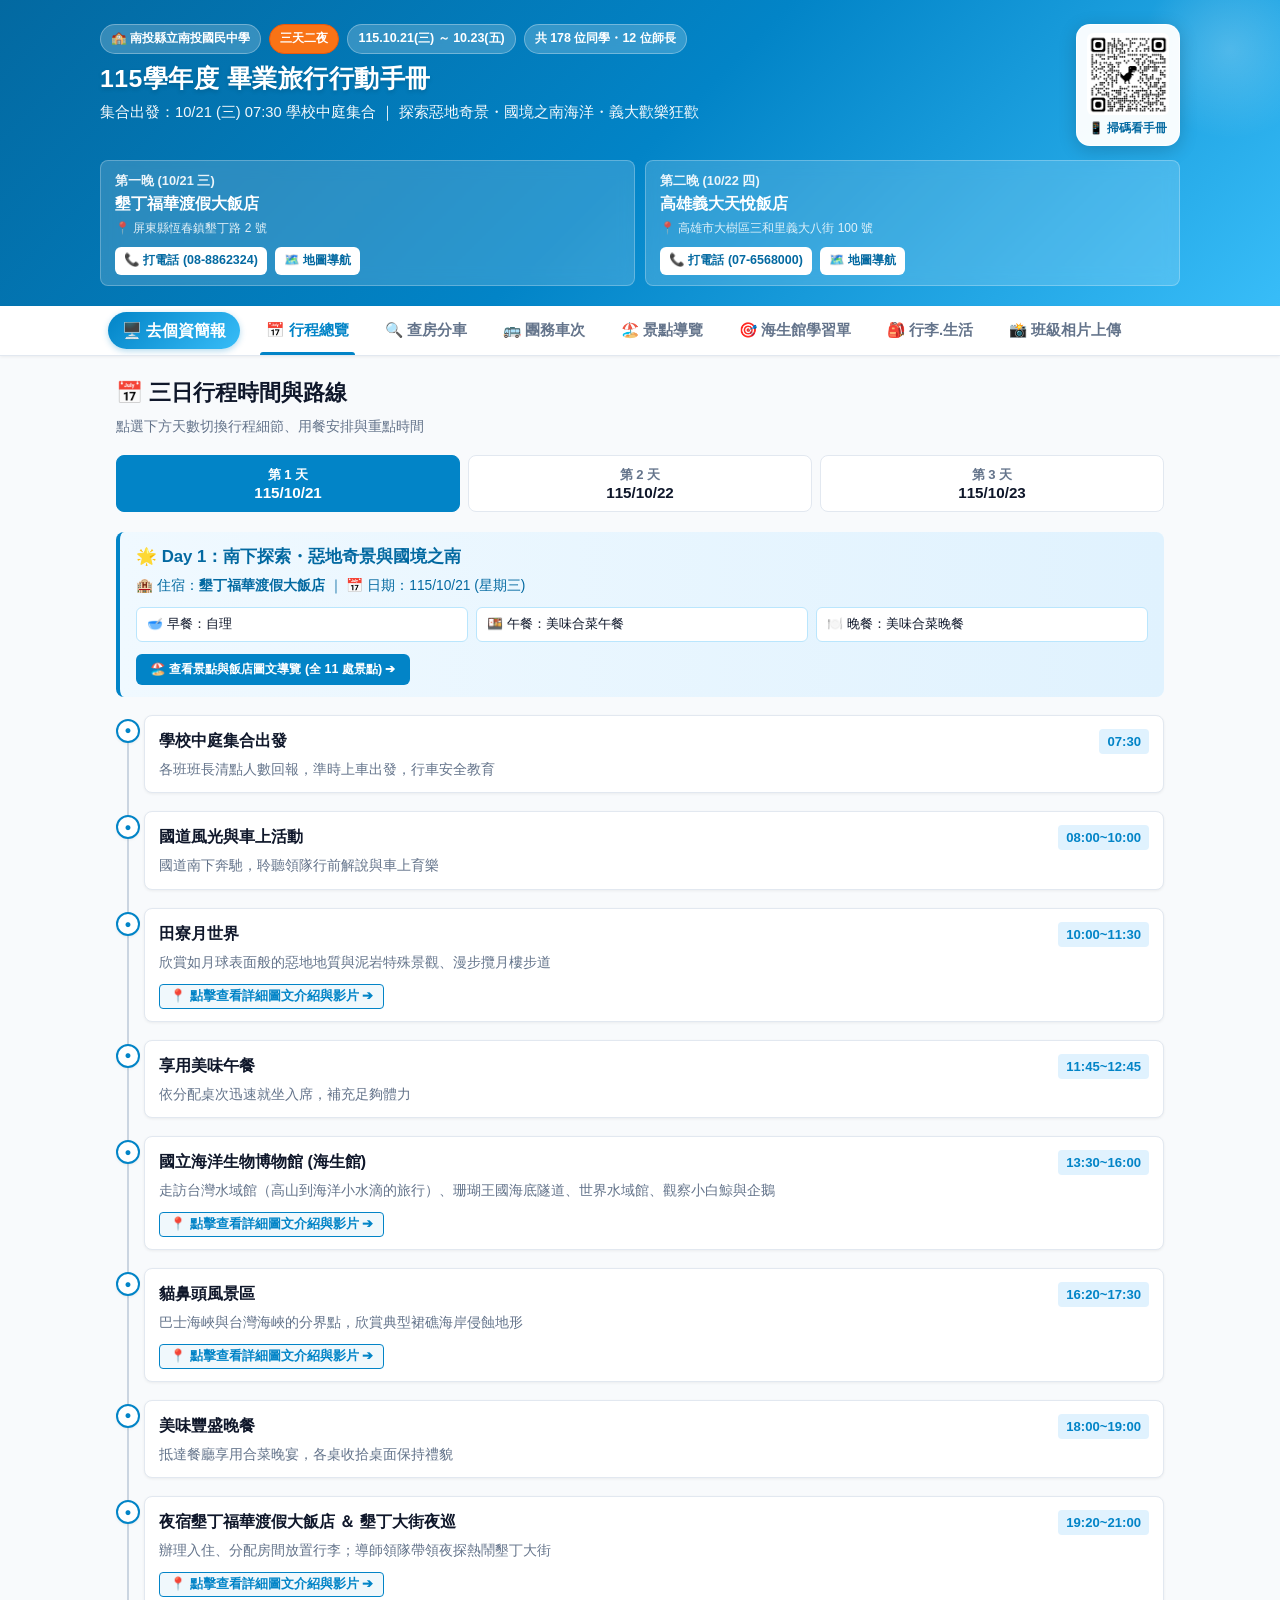
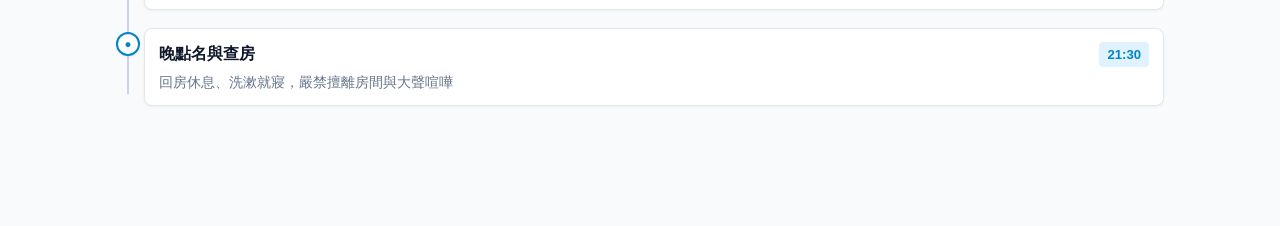
<file: app.html>
<!doctype html>
<html lang="zh-Hant">
<head>
  <meta charset="utf-8">
  <meta name="viewport" content="width=device-width, initial-scale=1, maximum-scale=1, user-scalable=no">
  <title>南投國中 115學年度畢業旅行行動手冊</title>
  <meta name="description" content="南投縣立南投國民中學 115學年度 畢業旅行行動手冊（115.10.21-115.10.23）。提供行程總覽、房號車次即時搜尋、景點導覽、海生館學習單互動答題與行李打包清單。">
  <meta name="theme-color" content="#0284c7">
  
  <!-- Favicon -->
  <link rel="icon" href="data:image/svg+xml,%3Csvg xmlns='http://www.w3.org/2000/svg' viewBox='0 0 32 32'%3E%3Ccircle cx='16' cy='16' r='14' fill='%230284c7'/%3E%3Cpath d='M9 18l4 4 10-10' stroke='%23fff' stroke-width='3' stroke-linecap='round' stroke-linejoin='round' fill='none'/%3E%3C/svg%3E">

  <!-- 快取控制（確保師生開啟即時獲取最新修正資料） -->
  <meta http-equiv="Cache-Control" content="no-cache, no-store, must-revalidate">
  <meta http-equiv="Pragma" content="no-cache">
  <meta http-equiv="Expires" content="0">

  <!-- 主樣式表 -->
  <link rel="stylesheet" href="app.css?v=202610182320">
</head>
<body>

  <!-- ================== 頂部 Hero Header ================== -->
  <header class="hero-header">
    <div class="hero-inner">
      <div class="hero-top-row">
        <div class="hero-text-block">
          <div class="hero-badge-wrap">
            <span class="badge-tag">🏫 南投縣立南投國民中學</span>
            <span class="badge-tag highlight">三天二夜</span>
            <span class="badge-tag">115.10.21(三) ～ 10.23(五)</span>
            <span class="badge-tag">共 178 位同學・12 位師長</span>
          </div>
          <h1 class="hero-title">115學年度 畢業旅行行動手冊</h1>
          <p class="hero-subtitle">
            集合出發：10/21 (三) 07:30 學校中庭集合 ｜ 探索惡地奇景・國境之南海洋・義大歡樂狂歡
          </p>
        </div>
        <div class="hero-qr-badge" title="手機掃碼開啟本手冊">
          <img src="assets/img/qrcode.png" alt="畢旅手冊 QR Code" class="hero-qr-img">
          <span class="hero-qr-text">📱 掃碼看手冊</span>
        </div>
      </div>

      <!-- 快速住宿與電話撥號卡片 -->
      <div class="hero-quick-cards" id="hero-hotels-container">
        <!-- 由 JavaScript 動態生成 -->
      </div>
    </div>
  </header>

  <!-- ================== 主導航 Tabs (桌機 & 平板) ================== -->
  <nav class="nav-tab-bar" aria-label="主要分頁導航">
    <div class="nav-tabs-container">
      <a href="https://yaoshuchin.github.io/ntjh-trip-handbook-2026/" target="_blank" rel="noopener noreferrer" class="nav-link-highlight">
        🖥️ 去個資簡報
      </a>
      <button class="nav-tab-btn active" data-tab="itinerary">📅 行程總覽</button>
      <button class="nav-tab-btn" data-tab="roster">🔍 查房分車</button>
      <button class="nav-tab-btn" data-tab="buses">🚌 團務車次</button>
      <button class="nav-tab-btn" data-tab="attractions">🏖️ 景點導覽</button>
      <button class="nav-tab-btn" data-tab="quiz">🎯 海生館學習單</button>
      <button class="nav-tab-btn" data-tab="life">🎒 行李.生活</button>
      <button class="nav-tab-btn" data-tab="photos">📸 班級相片上傳</button>
    </div>
  </nav>

  <!-- ================== 主內容區域 ================== -->
  <main class="main-content">
    
    <!-- 1. 行程總覽分頁 -->
    <section class="tab-pane active" id="tab-itinerary">
      <div class="section-header">
        <h2 class="section-title">📅 三日行程時間與路線</h2>
        <p class="section-desc">點選下方天數切換行程細節、用餐安排與重點時間</p>
      </div>

      <!-- 天數切換按鈕組 -->
      <div class="day-selector" id="day-selector">
        <!-- 由 JavaScript 生成 -->
      </div>

      <!-- 當日行程內容容器 -->
      <div id="itinerary-content-container">
        <!-- 由 JavaScript 生成 -->
      </div>
    </section>

    <!-- 2. 查房分車搜尋分頁 -->
    <section class="tab-pane" id="tab-roster">
      <div class="section-header">
        <div style="display:flex; justify-content:space-between; align-items:center; flex-wrap:wrap; gap:8px;">
          <div>
            <h2 class="section-title">🔍 房號、桌次與車次即時速查</h2>
            <p class="section-desc">輸入同學姓名、房號、班級（901~909）或桌次即可秒查！</p>
          </div>
          <button onclick="window.print()" class="quick-btn" style="border:1px solid #cbd5e1; padding:6px 14px;">
            🖨️ 列印查房名冊
          </button>
        </div>
      </div>

      <!-- 搜尋輸入框 -->
      <div class="search-bar-wrap">
        <span class="search-icon">🔍</span>
        <input type="text" id="roster-search-input" class="search-input" placeholder="輸入同學姓名、房號 (如 2141)、桌次或關鍵字...">
        <button id="search-clear-btn" class="search-clear-btn" aria-label="清除搜尋">✕</button>
      </div>

      <!-- 班級快速篩選晶片 -->
      <div style="margin-bottom:8px;">
        <span style="font-size:0.8rem; font-weight:700; color:var(--text-muted); margin-right:6px;">班級篩選：</span>
        <div class="filter-chips-wrap" id="class-filter-chips">
          <!-- 由 JavaScript 生成 -->
        </div>
      </div>

      <!-- 車次快速篩選晶片 -->
      <div style="margin-bottom:12px;">
        <span style="font-size:0.8rem; font-weight:700; color:var(--text-muted); margin-right:6px;">車次篩選：</span>
        <div class="filter-chips-wrap" id="bus-filter-chips">
          <!-- 由 JavaScript 生成 -->
        </div>
      </div>

      <!-- 結果控制列 -->
      <div class="search-controls-row">
        <div class="results-stats" id="results-count">符合筆數：178 位</div>
        <div class="view-mode-toggle">
          <button class="view-btn active" data-view="table">📋 表格視圖</button>
          <button class="view-btn" data-view="card">🗂️ 卡片視圖</button>
        </div>
      </div>

      <!-- 表格視圖容器 -->
      <div class="roster-table-wrap" id="roster-table-container">
        <!-- 由 JavaScript 生成 -->
      </div>

      <!-- 卡片視圖容器 (手機端) -->
      <div class="roster-cards-grid" id="roster-cards-container" style="display:none;">
        <!-- 由 JavaScript 生成 -->
      </div>
    </section>

    <!-- 3. 團務車次分頁 -->
    <section class="tab-pane" id="tab-buses">
      <div class="section-header">
        <h2 class="section-title">🚌 團務編組與隨車師長</h2>
        <p class="section-desc">全團 7 輛專車編制、各車班級名額與隨車導師名單</p>
      </div>
      <div id="buses-content-container">
        <!-- 由 JavaScript 生成 -->
      </div>
    </section>

    <!-- 4. 景點導覽分頁 -->
    <section class="tab-pane" id="tab-attractions">
      <div class="section-header">
        <h2 class="section-title">🏖️ 景點圖文導覽與地質人文</h2>
        <p class="section-desc">深入認識月世界惡地、海生館三大展館、墾丁大街20種小吃、福華渡假飯店、義大世界與天悅飯店、旗津古蹟、奇美博物館與名間親子生態公園（全 11 處）</p>
      </div>
      <div id="attractions-content-container">
        <!-- 由 JavaScript 生成 -->
      </div>
    </section>

    <!-- 5. 海生館學習單互動答題分頁 -->
    <section class="tab-pane" id="tab-quiz">
      <div class="section-header">
        <h2 class="section-title">🎯 國立海洋生物博物館・互動學習單</h2>
        <p class="section-desc">在車上或參觀海生館時測試海洋小知識！點選按鈕或點擊卡片查看解答與解析</p>
      </div>

      <!-- 是非題區塊 -->
      <div class="quiz-section">
        <h3 style="font-size:1.15rem; font-weight:800; color:var(--primary-dark); margin-bottom:12px;">
          一、是非挑戰題 (點選即時驗證)
        </h3>
        <div id="quiz-tf-container">
          <!-- 由 JavaScript 生成 -->
        </div>
      </div>

      <!-- 問答翻卡區塊 -->
      <div class="quiz-section">
        <h3 style="font-size:1.15rem; font-weight:800; color:var(--primary-dark); margin-bottom:12px;">
          二、海洋生物問答庫 (共 25 題，點擊展開解答)
        </h3>
        <div id="quiz-qa-container">
          <!-- 由 JavaScript 生成 -->
        </div>
      </div>
    </section>

    <!-- 6. 行李.生活分頁 (合併行李清單與生活安全須知) -->
    <section class="tab-pane" id="tab-life">
      <!-- 行前說明會簡報快速連結 -->
      <div class="briefing-banner">
        <div class="briefing-banner-left">
          <div class="briefing-badge">📊 Canva 線上簡報</div>
          <div class="briefing-title">行前說明會簡報</div>
          <p class="briefing-subtitle">出發前生活常規、安全守則、行程精要與重大叮嚀指引</p>
        </div>
        <a href="https://canva.link/zrhd1tl4c0h05zj" target="_blank" rel="noopener noreferrer" class="briefing-btn">
          <span>📽️ 行前說明會簡報</span>
          <span>↗</span>
        </a>
      </div>

      <!-- 區塊一：行前行李打包清單 -->
      <div class="section-header">
        <div style="display:flex; justify-content:space-between; align-items:center; flex-wrap:wrap; gap:8px;">
          <div>
            <h2 class="section-title">🎒 行前行李打包清單</h2>
            <p class="section-desc">打勾記錄自動儲存在手機本機，整理行李不再丟三落四！</p>
          </div>
          <button id="reset-checklist-btn" class="quick-btn" style="border:1px solid #cbd5e1; padding:6px 12px; color:var(--text-muted);">
            🔄 重設勾選
          </button>
        </div>
      </div>

      <!-- 打包進度條 -->
      <div class="progress-box">
        <div class="progress-header">
          <span>📦 打包完成進度</span>
          <span id="progress-text" style="color:var(--primary);">0 / 18 項 (0%)</span>
        </div>
        <div class="progress-bar-bg">
          <div class="progress-bar-fill" id="progress-fill"></div>
        </div>
      </div>

      <!-- 清單項目容器 -->
      <div id="checklist-container">
        <!-- 由 JavaScript 生成 -->
      </div>

      <hr class="life-section-divider">

      <!-- 區塊二：生活安全須知 ＆ 應變指引 -->
      <div class="section-header">
        <h2 class="section-title">⚠️ 生活安全須知 ＆ 應變指引</h2>
        <p class="section-desc">行前叮嚀、住宿生活公約、防暈車穴位指壓與急救常識</p>
      </div>
      <div id="notices-content-container">
        <!-- 由 JavaScript 生成 -->
      </div>
    </section>

    <!-- 7. 班級相片上傳分頁 -->
    <section class="tab-pane" id="tab-photos">
      <div class="section-header">
        <h2 class="section-title">📸 畢旅時光 · 班級相片上傳區 (Padlet)</h2>
        <p class="section-desc">請點選所屬班級連結，即刻上傳精采旅途照片與短片，共同記錄珍貴青春！免安裝 APP，瀏覽器即可拍照或選取照片上傳。</p>
      </div>

      <div class="padlet-intro-banner">
        <div class="padlet-intro-icon">📲</div>
        <div class="padlet-intro-text">
          <h3>手機拍照直接上傳，免註冊免登入！</h3>
          <p>點選下方對應班級的按鈕進入 Padlet 看板，點擊「＋」號即可即時拍照或從手機相簿選取照片上傳，歡迎記錄風景、合照與美食！</p>
        </div>
      </div>

      <div id="padlet-grid-container">
        <!-- 由 JavaScript 生成 301~309 班級卡片 -->
      </div>
    </section>

  </main>

  <!-- ================== 手機底部導航列 (Mobile Bottom Nav) ================== -->
  <nav class="mobile-bottom-nav" aria-label="手機快捷導航">
    <a href="https://yaoshuchin.github.io/ntjh-trip-handbook-2026/" target="_blank" rel="noopener noreferrer" class="mobile-nav-btn mobile-link-highlight">
      <span>🖥️</span>
      <span>簡報</span>
    </a>
    <button class="mobile-nav-btn active" data-tab="itinerary">
      <span>📅</span>
      <span>行程</span>
    </button>
    <button class="mobile-nav-btn" data-tab="roster">
      <span>🔍</span>
      <span>查房</span>
    </button>
    <button class="mobile-nav-btn" data-tab="buses">
      <span>🚌</span>
      <span>車次</span>
    </button>
    <button class="mobile-nav-btn" data-tab="attractions">
      <span>🏖️</span>
      <span>景點</span>
    </button>
    <button class="mobile-nav-btn" data-tab="quiz">
      <span>🎯</span>
      <span>學習單</span>
    </button>
    <button class="mobile-nav-btn" data-tab="life">
      <span>🎒</span>
      <span>行李.生活</span>
    </button>
    <button class="mobile-nav-btn" data-tab="photos">
      <span>📸</span>
      <span>相片上傳</span>
    </button>
  </nav>

  <!-- 引用資料庫與互動腳本（帶快取刷新版本號） -->
  <script src="data.js?v=202610202245"></script>
  <script src="app.js?v=202610202245"></script>
</body>
</html>
</file>
<file: deck.css>
/* 由 build_gpt_slides.py 從 lesson-deck.css 機械衍生 —— 不要手改這個檔。
   要改樣式請改 MAP / EXTRA_CSS 再重跑產生器。 */
/* ============================================================
   DSLab Lesson · 網頁簡報引擎
   風格依照 ComfyUI 官方（Style.png）：深紫黑底 + 螢光黃綠 + 節點卡
   一份內容兩種模式：present（全螢幕 16:9 投影）/ read（捲動閱讀）
   ============================================================ */

:root {
    /* Comfy 官方色板 */
    --cf-bg: #1A1A1C;
    --cf-bg-2: #212022;
    --cf-bg-glow: #2E2621;
    --cf-panel: #26221D;
    --cf-panel-2: #332B24;
    --cf-node: #3A3531;
    --cf-node-head: #2B2724;
    --cf-line: rgba(232, 163, 61, 0.55);
    --cf-accent: #E8A33D;
    --cf-accent-dim: #8C4A2F;
    --cf-on-accent: #1A1A1C;
    --cf-text: #F2EDE6;
    --cf-text-dim: #B5AEA5;
    --cf-text-faint: #8B8680;
    --cf-rule: rgba(255, 255, 255, 0.10);
    --cf-warn: #C75B3A;

    /* 固定投影畫布 */
    --slide-w: 1280px;
    --slide-h: 720px;

    --cf-display: 'Anton', 'Noto Sans TC', system-ui, sans-serif;
    --cf-sans: 'Inter Tight', 'Noto Sans TC', system-ui, sans-serif;
    --cf-mono: 'IBM Plex Mono', ui-monospace, monospace;
}

* { box-sizing: border-box; margin: 0; padding: 0; }

html { background: var(--cf-bg); }

body.deck {
    background:
        radial-gradient(900px 520px at 12% -8%, var(--cf-bg-glow) 0%, transparent 62%),
        radial-gradient(760px 460px at 92% 4%, #241F1B 0%, transparent 58%),
        var(--cf-bg);
    background-attachment: fixed;
    color: var(--cf-text);
    font-family: var(--cf-sans);
    font-weight: 300;
    line-height: 1.7;
    min-height: 100dvh;
    -webkit-font-smoothing: antialiased;
}

a { color: inherit; text-decoration: none; }
::selection { background: var(--cf-accent); color: var(--cf-on-accent); }

/* ━━━━━━━━━━━━━━━━ 頂部工具列 ━━━━━━━━━━━━━━━━ */
.deck-bar {
    position: sticky;
    top: 0;
    z-index: 50;
    display: flex;
    align-items: center;
    gap: 1.2rem;
    height: 60px;
    padding: 0 clamp(1rem, 3vw, 2rem);
    background: rgba(26, 26, 28, 0.92);
    backdrop-filter: blur(14px);
    border-bottom: 1px solid var(--cf-rule);
}

.deck-back {
    font-family: var(--cf-mono);
    font-size: 0.72rem;
    letter-spacing: 0.16em;
    color: var(--cf-text-faint);
    border: 1px solid var(--cf-rule);
    border-radius: 999px;
    padding: 0.34rem 0.85rem;
    transition: all 0.2s ease;
    white-space: nowrap;
}
.deck-back:hover { color: var(--cf-accent); border-color: var(--cf-accent); }

.deck-id {
    font-family: var(--cf-mono);
    font-size: 0.7rem;
    letter-spacing: 0.2em;
    color: var(--cf-accent);
    white-space: nowrap;
}

.deck-name {
    font-family: 'Noto Sans TC', var(--cf-sans);
    font-weight: 500;
    font-size: 0.92rem;
    color: var(--cf-text-dim);
    overflow: hidden;
    text-overflow: ellipsis;
    white-space: nowrap;
}

.deck-tools { margin-left: auto; display: flex; align-items: center; gap: 0.7rem; }

.deck-btn {
    font-family: var(--cf-mono);
    font-size: 0.7rem;
    letter-spacing: 0.12em;
    color: var(--cf-text-dim);
    background: transparent;
    border: 1px solid var(--cf-rule);
    border-radius: 999px;
    padding: 0.38rem 0.9rem;
    cursor: pointer;
    transition: all 0.2s ease;
    white-space: nowrap;
}
.deck-btn:hover { color: var(--cf-accent); border-color: var(--cf-accent); }
.deck-btn.is-on {
    background: var(--cf-accent);
    border-color: var(--cf-accent);
    color: var(--cf-on-accent);
    font-weight: 700;
}

.deck-count {
    font-family: var(--cf-mono);
    font-size: 0.72rem;
    letter-spacing: 0.1em;
    color: var(--cf-text-faint);
    min-width: 4.2em;
    text-align: right;
}

/* ━━━━━━━━━━━━━━━━ 舞台 ━━━━━━━━━━━━━━━━ */
.deck-stage {
    padding: clamp(1.2rem, 3vw, 2.4rem) clamp(0.9rem, 3vw, 2.4rem) 5rem;
    display: flex;
    flex-direction: column;
    align-items: center;
    gap: clamp(1.4rem, 3vw, 2.6rem);
}

/* 每張投影片＝固定 1280×720 畫布，用 scale 等比縮放 */
.slide-fit {
    width: 100%;
    max-width: var(--slide-w);
    position: relative;
}
.slide-fit::before {
    content: "";
    display: block;
    padding-top: calc(var(--slide-h) / var(--slide-w) * 100%);
}

.slide {
    position: absolute;
    inset: 0;
    width: var(--slide-w);
    height: var(--slide-h);
    transform-origin: top left;
    background: linear-gradient(158deg, var(--cf-panel) 0%, #1E1C1A 78%);
    border: 1px solid var(--cf-rule);
    border-radius: 20px;
    /* 底部留 6px 餘裕：線上字型渲染與本機有微小差異，實測會多出 1px 而長出捲軸。
       與其一頁一頁追，不如給全域一點緩衝。 */
    padding: 52px 60px 40px;
    /* 正常情況下溢出檢查保證塞得下；這裡的 auto 是為了讓使用者點開 <details> 之後還能捲 */
    overflow: auto;
    scrollbar-width: thin;
    scrollbar-color: rgba(255, 255, 255, 0.18) transparent;
}
.slide::-webkit-scrollbar { width: 8px; }
.slide::-webkit-scrollbar-thumb { background: rgba(255, 255, 255, 0.18); border-radius: 8px; }

/* 投影片右上角的節點接點小圓（Comfy 節點語彙） */
.slide::after {
    content: "";
    position: absolute;
    top: 20px;
    right: 22px;
    width: 9px;
    height: 9px;
    border-radius: 50%;
    background: var(--cf-accent);
    box-shadow: 0 0 10px rgba(232, 163, 61, 0.8);
}

/* ── 投影模式：一次只顯示一張 ── */
body.deck[data-mode="present"] .slide-fit { display: none; }
body.deck[data-mode="present"] .slide-fit.is-current { display: block; }
body.deck[data-mode="present"] .deck-stage { padding-bottom: 6.5rem; }

/* ── 閱讀模式：全部攤開 ── */
body.deck[data-mode="read"] .slide-fit { display: block; }

/* ━━━━━━━━━━━━━━━━ 投影片內容排版 ━━━━━━━━━━━━━━━━ */
.s-eyebrow {
    font-family: var(--cf-mono);
    font-size: 15px;
    letter-spacing: 0.26em;
    text-transform: uppercase;
    color: var(--cf-accent);
    margin-bottom: 18px;
}

.s-title {
    font-family: 'Noto Sans TC', var(--cf-sans);
    font-weight: 900;
    font-size: 46px;
    line-height: 1.18;
    letter-spacing: -0.01em;
    margin-bottom: 10px;
}

.s-title-xl {
    font-family: 'Noto Sans TC', var(--cf-sans);
    font-weight: 900;
    font-size: 72px;
    line-height: 1.1;
    letter-spacing: -0.02em;
    margin-bottom: 22px;
}

/* 黃色重點膠囊（Style.png 的主視覺語彙） */
.s-pill {
    display: inline-block;
    background: var(--cf-accent);
    color: var(--cf-on-accent);
    font-family: 'Noto Sans TC', var(--cf-sans);
    font-weight: 900;
    padding: 2px 18px 6px;
    border-radius: 12px;
    line-height: 1.24;
}

.s-sub {
    font-family: 'Noto Sans TC', var(--cf-sans);
    font-size: 20px;
    font-weight: 300;
    line-height: 1.75;
    color: var(--cf-text-dim);
    margin-bottom: 26px;
    max-width: 60ch;
}

.s-body { font-size: 19px; line-height: 1.85; color: var(--cf-text-dim); }
.s-body strong { color: var(--cf-text); font-weight: 600; }
.s-body em { color: var(--cf-accent); font-style: normal; font-weight: 600; }

.s-list { list-style: none; display: flex; flex-direction: column; gap: 12px; }
.s-list li {
    position: relative;
    padding-left: 26px;
    font-family: 'Noto Sans TC', var(--cf-sans);
    font-size: 19px;
    line-height: 1.7;
    color: var(--cf-text-dim);
}
.s-list li::before {
    content: "";
    position: absolute;
    left: 0;
    top: 12px;
    width: 8px;
    height: 8px;
    border-radius: 50%;
    background: var(--cf-accent);
}
.s-list li strong { color: var(--cf-text); font-weight: 700; }

/* 兩欄 / 三欄 */
.s-cols { display: grid; gap: 26px; }
.s-cols.c2 { grid-template-columns: 1fr 1fr; }
.s-cols.c3 { grid-template-columns: repeat(3, 1fr); }
.s-cols.c2-1 { grid-template-columns: 1.35fr 1fr; }

/* ━━━━━━━━━━━━━━━━ 節點卡（Comfy 語彙） ━━━━━━━━━━━━━━━━ */
.node {
    background: var(--cf-node);
    border: 1px solid rgba(255, 255, 255, 0.08);
    border-radius: 14px;
    overflow: hidden;
    position: relative;
}

.node-head {
    background: var(--cf-node-head);
    padding: 10px 16px;
    font-family: var(--cf-mono);
    font-size: 14px;
    letter-spacing: 0.14em;
    text-transform: uppercase;
    color: var(--cf-text-dim);
    display: flex;
    align-items: center;
    justify-content: space-between;
}
.node-head::before,
.node-head::after {
    content: "";
    width: 8px;
    height: 8px;
    border-radius: 50%;
    background: var(--cf-accent);
    flex: none;
}

.node-body { padding: 16px 18px; font-size: 17px; line-height: 1.75; color: var(--cf-text-dim); }
.node-body strong { color: var(--cf-text); }

/* ━━━━━━━━━━━━━━━━ 表格 ━━━━━━━━━━━━━━━━ */
.s-table { width: 100%; border-collapse: collapse; font-size: 17px; }
.s-table th, .s-table td {
    text-align: left;
    padding: 11px 14px;
    border-bottom: 1px solid var(--cf-rule);
}
.s-table th {
    font-family: var(--cf-mono);
    font-size: 13px;
    letter-spacing: 0.14em;
    text-transform: uppercase;
    color: var(--cf-accent);
    font-weight: 500;
}
.s-table td { color: var(--cf-text-dim); font-family: 'Noto Sans TC', var(--cf-sans); }
.s-table tr:last-child td { border-bottom: none; }
.s-table td strong { color: var(--cf-text); font-weight: 600; }

/* ━━━━━━━━━━━━━━━━ 四大元件 ━━━━━━━━━━━━━━━━ */

/* ① 工作流下載（本地 / 官方雲端） */
.wf-row { display: flex; flex-wrap: wrap; gap: 14px; }

.wf-dl {
    display: flex;
    align-items: center;
    gap: 14px;
    background: var(--cf-panel-2);
    border: 1px solid var(--cf-rule);
    border-radius: 14px;
    padding: 14px 20px;
    transition: all 0.22s ease;
    min-width: 250px;
}
.wf-dl:hover {
    border-color: var(--cf-accent);
    background: #332B24;
    transform: translateY(-2px);
}
.wf-dl-ic {
    width: 38px;
    height: 38px;
    flex: none;
    border-radius: 10px;
    background: var(--cf-accent);
    color: var(--cf-on-accent);
    display: grid;
    place-items: center;
    font-family: var(--cf-mono);
    font-weight: 700;
    font-size: 12px;
    letter-spacing: 0.04em;
}
.wf-dl-t {
    font-family: 'Noto Sans TC', var(--cf-sans);
    font-weight: 700;
    font-size: 17px;
    color: var(--cf-text);
}
.wf-dl-s {
    font-family: var(--cf-mono);
    font-size: 12px;
    letter-spacing: 0.08em;
    color: var(--cf-text-faint);
}
.wf-dl[data-kind="cloud"] .wf-dl-ic { background: #8C4A2F; color: #fff; }

/* ② 可複製文字塊 */
.copybox {
    position: relative;
    background: #171614;
    border: 1px solid var(--cf-rule);
    border-radius: 14px;
    overflow: hidden;
}
.copybox-head {
    display: flex;
    align-items: center;
    justify-content: space-between;
    gap: 12px;
    padding: 9px 12px 9px 16px;
    background: rgba(255, 255, 255, 0.04);
    border-bottom: 1px solid var(--cf-rule);
}
.copybox-label {
    font-family: var(--cf-mono);
    font-size: 12px;
    letter-spacing: 0.16em;
    text-transform: uppercase;
    color: var(--cf-text-faint);
}
.copy-btn {
    font-family: var(--cf-mono);
    font-size: 11px;
    letter-spacing: 0.12em;
    color: var(--cf-on-accent);
    background: var(--cf-accent);
    border: none;
    border-radius: 999px;
    padding: 5px 14px;
    cursor: pointer;
    font-weight: 700;
    transition: all 0.18s ease;
    flex: none;
}
.copy-btn:hover { filter: brightness(1.12); }
.copy-btn.done { background: #7E9E6B; }

.copybox pre {
    margin: 0;
    padding: 15px 18px;
    font-family: var(--cf-mono);
    font-size: 14px;
    line-height: 1.72;
    color: #D8D0C6;
    white-space: pre-wrap;
    word-break: break-word;
    max-height: 210px;
    overflow: auto;
    scrollbar-width: thin;
    scrollbar-color: var(--cf-accent-dim) transparent;
}
.copybox pre::-webkit-scrollbar { width: 8px; }
.copybox pre::-webkit-scrollbar-thumb { background: var(--cf-accent-dim); border-radius: 8px; }

/* ③ 影片 */
.s-video {
    width: 100%;
    /* 720px 畫布扣掉 padding 與標題，內容區約 520px；媒體封頂讓投影不會被切 */
    max-height: 370px;
    object-fit: contain;
    border-radius: 14px;
    border: 1px solid var(--cf-rule);
    background: #000;
    display: block;
}
.s-figcap {
    font-family: var(--cf-mono);
    font-size: 12px;
    letter-spacing: 0.1em;
    color: var(--cf-text-faint);
    margin-top: 8px;
}
.s-img {
    width: 100%;
    max-height: 370px;
    object-fit: contain;
    border-radius: 14px;
    border: 1px solid var(--cf-rule);
    display: block;
    background: #131211;
}
.s-img.contain { object-fit: contain; }

/* 三欄或內容較多的頁面用這個更矮的上限（由溢出檢查決定何時該用） */
.s-img.short, .s-video.short { max-height: 290px; }

/* ④ Tips */
.tip {
    display: flex;
    gap: 14px;
    background: rgba(232, 163, 61, 0.08);
    border: 1px solid rgba(232, 163, 61, 0.32);
    border-left: 4px solid var(--cf-accent);
    border-radius: 12px;
    padding: 14px 18px;
}
.tip-tag {
    font-family: var(--cf-mono);
    font-size: 12px;
    letter-spacing: 0.14em;
    font-weight: 700;
    color: var(--cf-accent);
    flex: none;
    padding-top: 2px;
}
.tip-body {
    font-family: 'Noto Sans TC', var(--cf-sans);
    font-size: 17px;
    line-height: 1.7;
    color: var(--cf-text-dim);
}
.tip-body strong { color: var(--cf-text); font-weight: 700; }

.tip.warn { background: rgba(199, 91, 58, 0.09); border-color: rgba(199, 91, 58, 0.36); border-left-color: var(--cf-warn); }
.tip.warn .tip-tag { color: var(--cf-warn); }

/* ⑤ Grok 摺疊 */
.grok {
    background: var(--cf-panel-2);
    border: 1px solid var(--cf-rule);
    border-radius: 14px;
    overflow: hidden;
}
.grok > summary {
    list-style: none;
    cursor: pointer;
    padding: 13px 18px;
    display: flex;
    align-items: center;
    gap: 12px;
    font-family: 'Noto Sans TC', var(--cf-sans);
    font-weight: 700;
    font-size: 16px;
    color: var(--cf-text);
    transition: background 0.18s ease;
}
.grok > summary::-webkit-details-marker { display: none; }
.grok > summary:hover { background: #332B24; }
.grok > summary::before {
    content: "GROK";
    font-family: var(--cf-mono);
    font-size: 11px;
    letter-spacing: 0.14em;
    font-weight: 700;
    background: var(--cf-accent);
    color: var(--cf-on-accent);
    border-radius: 999px;
    padding: 3px 10px;
    flex: none;
}
.grok > summary::after {
    content: "▸ 點開";
    margin-left: auto;
    font-family: var(--cf-mono);
    font-size: 12px;
    letter-spacing: 0.1em;
    color: var(--cf-text-faint);
    flex: none;
}
.grok[open] > summary::after { content: "▾ 收起"; }
.grok-in { padding: 0 14px 14px; display: flex; flex-direction: column; gap: 12px; }

/* ━━━━━━━━━━━━━━━━ 投影模式底部控制列 ━━━━━━━━━━━━━━━━ */
.deck-ctrl {
    position: fixed;
    left: 50%;
    bottom: 22px;
    transform: translateX(-50%);
    z-index: 60;
    display: flex;
    align-items: center;
    gap: 10px;
    background: rgba(26, 26, 28, 0.93);
    backdrop-filter: blur(14px);
    border: 1px solid var(--cf-rule);
    border-radius: 999px;
    padding: 8px 12px;
}
body.deck[data-mode="read"] .deck-ctrl { display: none; }

.ctrl-btn {
    font-family: var(--cf-mono);
    font-size: 0.78rem;
    letter-spacing: 0.1em;
    color: var(--cf-text-dim);
    background: transparent;
    border: 1px solid var(--cf-rule);
    border-radius: 999px;
    padding: 0.4rem 1rem;
    cursor: pointer;
    transition: all 0.18s ease;
}
.ctrl-btn:hover:not(:disabled) { color: var(--cf-accent); border-color: var(--cf-accent); }
.ctrl-btn:disabled { opacity: 0.3; cursor: default; }

.ctrl-pos { font-family: var(--cf-mono); font-size: 0.78rem; color: var(--cf-accent); padding: 0 6px; }

/* 閱讀模式的頁碼標記 */
.slide-no {
    position: absolute;
    bottom: 20px;
    right: 26px;
    font-family: var(--cf-mono);
    font-size: 13px;
    letter-spacing: 0.14em;
    color: var(--cf-text-faint);
}

/* ━━━━━━━━━━━━━━━━ 上一堂 / 下一堂 ━━━━━━━━━━━━━━━━ */
.deck-lesson-nav {
    display: inline-flex;
    align-items: center;
    text-decoration: none;
}
.deck-lesson-nav:hover { color: var(--cf-accent); border-color: var(--cf-accent); }

/* ━━━━━━━━━━━━━━━━ 可點的外部連結 ━━━━━━━━━━━━━━━━ */
.s-link {
    color: var(--cf-accent);
    border-bottom: 1px solid rgba(232, 163, 61, 0.4);
    word-break: break-all;
    transition: all 0.18s ease;
}
.s-link:hover { border-bottom-color: var(--cf-accent); background: rgba(232, 163, 61, 0.12); }
.s-link::after { content: " ↗"; font-size: 0.85em; opacity: 0.7; }

/* 行內的「去這裡」小鈕（例如 grok.com） */
.s-link.go {
    display: inline-block;
    border: 1px solid var(--cf-accent);
    border-radius: 999px;
    padding: 1px 12px 3px;
    font-family: var(--cf-mono);
    font-size: 0.82em;
    letter-spacing: 0.04em;
    word-break: normal;
}
.s-link.go:hover { background: var(--cf-accent); color: var(--cf-on-accent); }

/* ━━━━━━━━━━━━━━━━ 總覽浮層 ━━━━━━━━━━━━━━━━ */
.deck-toc {
    position: fixed;
    inset: 0;
    z-index: 80;
    background: rgba(16, 15, 14, 0.86);
    backdrop-filter: blur(8px);
    display: flex;
    align-items: center;
    justify-content: center;
    padding: clamp(1rem, 4vw, 3rem);
}
.deck-toc[hidden] { display: none; }

.deck-toc-panel {
    width: min(1100px, 100%);
    max-height: 100%;
    display: flex;
    flex-direction: column;
    background: linear-gradient(160deg, var(--cf-panel) 0%, #1C1A18 82%);
    border: 1px solid var(--cf-rule);
    border-radius: 18px;
    overflow: hidden;
}

.deck-toc-head {
    display: flex;
    align-items: center;
    justify-content: space-between;
    gap: 1rem;
    padding: 16px 20px;
    border-bottom: 1px solid var(--cf-rule);
}
.deck-toc-title {
    font-family: 'Noto Sans TC', var(--cf-sans);
    font-weight: 700;
    font-size: 1rem;
    color: var(--cf-text);
}

.deck-toc-grid {
    display: grid;
    grid-template-columns: repeat(auto-fill, minmax(310px, 1fr));
    gap: 8px;
    padding: 16px;
    overflow-y: auto;
    scrollbar-width: thin;
    scrollbar-color: var(--cf-accent-dim) transparent;
}
.deck-toc-grid::-webkit-scrollbar { width: 9px; }
.deck-toc-grid::-webkit-scrollbar-thumb { background: var(--cf-accent-dim); border-radius: 9px; }

.toc-item {
    display: flex;
    align-items: flex-start;
    gap: 12px;
    text-align: left;
    background: rgba(255, 255, 255, 0.035);
    border: 1px solid transparent;
    border-radius: 12px;
    padding: 11px 14px;
    cursor: pointer;
    transition: all 0.16s ease;
    font-family: inherit;
}
.toc-item:hover { background: rgba(232, 163, 61, 0.10); border-color: rgba(232, 163, 61, 0.45); }
.toc-item.is-current { background: var(--cf-accent); border-color: var(--cf-accent); }

.toc-no {
    font-family: var(--cf-mono);
    font-size: 0.8rem;
    color: var(--cf-accent);
    flex: none;
    padding-top: 2px;
}
.toc-item.is-current .toc-no { color: var(--cf-on-accent); }

.toc-txt { display: flex; flex-direction: column; gap: 3px; min-width: 0; }

.toc-eyebrow {
    font-family: var(--cf-mono);
    font-size: 0.64rem;
    letter-spacing: 0.12em;
    color: var(--cf-text-faint);
    overflow: hidden;
    text-overflow: ellipsis;
    white-space: nowrap;
}
.toc-item.is-current .toc-eyebrow { color: rgba(26, 26, 28, 0.62); }

.toc-h {
    font-family: 'Noto Sans TC', var(--cf-sans);
    font-weight: 600;
    font-size: 0.94rem;
    line-height: 1.4;
    color: var(--cf-text);
}
.toc-item.is-current .toc-h { color: var(--cf-on-accent); font-weight: 800; }

/* 總覽底部：跳到其他課程 */
.deck-toc-lessons {
    border-top: 1px solid var(--cf-rule);
    padding: 14px 16px 16px;
    background: rgba(0, 0, 0, 0.22);
}
.deck-toc-sub {
    font-family: var(--cf-mono);
    font-size: 0.66rem;
    letter-spacing: 0.18em;
    text-transform: uppercase;
    color: var(--cf-text-faint);
    margin-bottom: 10px;
}
.toc-lesson-row { display: flex; flex-wrap: wrap; gap: 8px; }

.toc-lesson {
    display: flex;
    flex-direction: column;
    gap: 2px;
    border: 1px solid var(--cf-rule);
    border-radius: 10px;
    padding: 8px 14px;
    transition: all 0.16s ease;
    min-width: 150px;
}
.toc-lesson:hover { border-color: var(--cf-accent); background: rgba(232, 163, 61, 0.10); }
.toc-lesson.is-current { border-color: var(--cf-accent); background: rgba(232, 163, 61, 0.16); }

.toc-lesson-id {
    font-family: var(--cf-mono);
    font-size: 0.62rem;
    letter-spacing: 0.14em;
    color: var(--cf-accent);
}
.toc-lesson-t {
    font-family: 'Noto Sans TC', var(--cf-sans);
    font-weight: 600;
    font-size: 0.88rem;
    color: var(--cf-text);
}

/* ━━━━━━━━━━━━━━━━ 手機 ━━━━━━━━━━━━━━━━ */

/* 🚨 窄螢幕直接【脫掉固定畫布】。
   1280×720 等比縮到 356px 寬＝0.28 倍，任何字級都會變成 5px 不可讀——
   那不是字太小，是這個版面在手機上結構性地不成立。
   投影要的是「位置固定」，手機要的是「讀得到」，兩者不可能同一個排版，
   所以這裡讓投影片回到一般流動版面：多欄收單欄、高度自然撐開、字級放大。
   內容仍然只有一份，只是把框脫掉。 */
@media (max-width: 860px) {
    .slide-fit::before { display: none; }
    .slide-fit { max-width: 680px; }

    .slide {
        position: static;
        width: 100%;
        height: auto;
        /* 蓋掉 JS 寫進 style 的 scale()：手機不縮放 */
        transform: none !important;
        overflow: visible;
        padding: 26px 20px 34px;
        border-radius: 16px;
    }

    .slide-no { position: static; text-align: right; margin-top: 14px; }
    .slide::after { top: 14px; right: 16px; }

    /* 多欄一律收成單欄 */
    .s-cols.c2, .s-cols.c3, .s-cols.c2-1 { grid-template-columns: 1fr; gap: 16px; }

    /* 字級改成手機可讀 */
    .s-eyebrow { font-size: 12px; margin-bottom: 12px; }
    .s-title { font-size: 27px; }
    .s-title-xl { font-size: 38px; }
    .s-sub { font-size: 16px; margin-bottom: 18px; }
    .s-body, .s-list li { font-size: 16px; }
    .node-body, .tip-body { font-size: 15px; }
    .s-table { font-size: 14px; }
    .s-table th, .s-table td { padding: 8px 9px; }
    .copybox pre { font-size: 13px; max-height: 260px; }

    /* 高度限制只為投影存在，手機不需要 */
    .s-img, .s-video, .s-img.short, .s-video.short { max-height: none; }

    /* 手機沒有投影情境：一律攤開，隱藏模式切換與翻頁列 */
    body.deck[data-mode="present"] .slide-fit { display: block; }
    .deck-ctrl { display: none; }
    #mode-btn { display: none; }

    .wf-dl { min-width: 0; width: 100%; }

    /* 節點標題是長底線命名（integrated_multimodal_description），
       桌機一行放得下，手機會被 node 的 overflow:hidden 裁掉 —— 讓它換行 */
    .node-head { font-size: 12px; letter-spacing: 0.06em; gap: 8px; align-items: flex-start; }
    .node-head > span { flex: 1; min-width: 0; overflow-wrap: anywhere; }
    .node-head::before, .node-head::after { margin-top: 4px; }
}

@media (max-width: 760px) {
    .deck-name { display: none; }
    .deck-bar { gap: 0.7rem; padding: 0 0.8rem; }
    .deck-btn { padding: 0.34rem 0.7rem; font-size: 0.66rem; }
}

/* 400px 實測：deck-tools 會把頁面撐寬 16px。
   手機上「全螢幕」幾乎用不到，頁碼底部控制列也有一份 —— 這兩個先讓位。 */
@media (max-width: 540px) {
    #fs-btn { display: none; }
    .deck-count { display: none; }
    /* 上一堂／下一堂讓位：總覽浮層底部有完整的跳堂列，功能不會消失 */
    .deck-lesson-nav { display: none; }
    .deck-toc-grid { grid-template-columns: 1fr; }
    .deck-id { font-size: 0.62rem; letter-spacing: 0.12em; }
    .deck-back { padding: 0.3rem 0.6rem; font-size: 0.64rem; }
    .deck-bar { gap: 0.5rem; padding: 0 0.6rem; }
}


/* ━━━━━━━━━━ 0918GPT · 工業風外掛層 ━━━━━━━━━━
   只加材質與節奏，不覆寫結構；上游 lesson-deck.css 改版仍可重新衍生。 */
:root {
    --ind-rust: #8C4A2F;
    --ind-walnut: #4A3428;
    --ind-concrete: #8B8680;
    --ind-amber: #E8A33D;
}
body.deck {
    background:
        /* 混凝土顆粒：兩層極淡的斜線疊出不規則感，比 noise 圖省一個請求 */
        repeating-linear-gradient(64deg, rgba(255,255,255,.014) 0 2px, transparent 2px 7px),
        repeating-linear-gradient(-19deg, rgba(0,0,0,.16) 0 3px, transparent 3px 11px),
        radial-gradient(1100px 600px at 10% -10%, #2E2621 0%, transparent 60%),
        radial-gradient(820px 480px at 94% 2%, #241F1B 0%, transparent 58%),
        #1A1A1C;
    background-attachment: fixed;
}
.slide {
    border-left: 3px solid var(--ind-rust);
}
.s-eyebrow {
    font-family: var(--cf-mono);
    letter-spacing: .22em;
    text-transform: uppercase;
    color: var(--ind-concrete);
}
.s-title {
    letter-spacing: -.01em;
    font-weight: 900;
}
/* 標題下的鐵鏽色細線：工業風的分隔靠線，不靠陰影 */
.s-title::after {
    content: "";
    display: block;
    width: 68px;
    height: 3px;
    margin-top: 12px;
    background: var(--ind-rust);
}
.slide-cover .s-title-xl::after {
    content: "";
    display: block;
    width: 120px;
    height: 4px;
    margin-top: 18px;
    background: linear-gradient(90deg, var(--ind-amber), var(--ind-rust));
}
/* 步驟條 */
.steps { display: grid; gap: 10px; }
.steps.grid3 { grid-template-columns: repeat(3, 1fr); gap: 12px; }
@media (max-width: 820px) { .steps.grid3 { grid-template-columns: 1fr; } }
.steps .step { display: flex; gap: 14px; align-items: flex-start;
    padding: 10px 14px; background: #26221D;
    border-left: 2px solid var(--ind-walnut); }
.step-n { font-family: var(--cf-mono); font-size: 15px; font-weight: 700;
    color: var(--ind-amber); padding-top: 2px; min-width: 28px; }
.step-b { display: flex; flex-direction: column; gap: 2px; }
.step-b b { font-weight: 600; font-size: 16px; }
.step-b span { color: var(--cf-text-dim); font-size: 14px; line-height: 1.55; }
/* 下載鈕 */
.dl { display: inline-flex; align-items: center; gap: 10px;
    padding: 10px 16px; background: #332B24; border: 1px solid #4A3428;
    font-size: 15px; transition: .16s; }
.dl:hover { border-color: var(--ind-amber); background: #3A3129; }
.dl-ic { font-family: var(--cf-mono); color: var(--ind-amber); font-weight: 700; }
.dl-t { font-weight: 600; }
.dl-note { color: var(--cf-text-faint); font-size: 13px; }
/* 多欄 */
.cols { display: grid; gap: 16px; }
.cols.c2 { grid-template-columns: 1fr 1fr; }
.cols.c3 { grid-template-columns: 1fr 1fr 1fr; }
@media (max-width: 820px) { .cols.c2, .cols.c3 { grid-template-columns: 1fr; } }
/* 佔位節次 */
.wip { border: 1px dashed #4A3428; padding: 22px; text-align: center;
    color: var(--cf-text-faint); background: rgba(74,52,40,.16); }
.wip b { display: block; color: var(--ind-amber); font-size: 18px; margin-bottom: 6px; }


/* ━━━━━━━━━━ 0918GPT · 本課程新增元件 ━━━━━━━━━━ */
.lead { font-size: 17px; color: var(--cf-text-dim); margin-bottom: 16px; line-height: 1.75; }
.nd { color: var(--cf-text-dim); font-size: 14px; margin-bottom: 8px; }
.ln-row { margin-top: 14px; }
/* 圖片放進多欄版面時，欄寬才是上限 —— 沒有這一條，1800px 的原圖會把手機版整個撐爆 */
.cols .s-img, .cols .s-video { max-width: 100%; height: auto; }

/* ━━━ 2026-09-20：s-sub 在【簡報模式】收 margin，一次解掉 6 頁溢出 ━━━
   量出來的事實（用 0919 移植過來的擋門 ＋ iterations/diag_overflow.py）：
     畫布 client 718px；固定開銷 eyebrow 26 ＋ title 69 ＋ slide-no 22 ＋ padding
     .s-sub 實際吃掉 35px(行高) ＋ 26px(margin-bottom) = 61px
     s3-d1/d3/d4/d5/d6 溢出 16px、s3-d10 溢出 19px ← 全部【小於】那 26px 的 margin
   📌 所以這不是六個獨立問題，是【同一個 margin 撐出來的】——收 20px 就一起解決。
   ⚠️ 只鎖 present：溢出只發生在簡報模式（手機／閱讀模式實測全綠），
      閱讀模式是長頁捲動、那 26px 是它該有的呼吸感，不該被投影的需求綁架。 */
body[data-mode="present"] .s-sub { margin-bottom: 6px; }

/* ━━━ 同一個思路的第二步：簡報模式把畫布的上下 padding 收 22px ━━━
   .slide 原本是 padding: 52px 60px 40px（上下共 92px）。
   投影時是滿版全螢幕，上下留 92px 其實比閱讀模式更不需要；
   而剩下四頁的溢出是 8~41px —— 與其逐頁削內容（會削掉學員要看的東西），
   不如把「可用空間」本身還回去一點。
   ⚠️ 左右維持 60px 不動：那是行長的舒適區，收窄會讓文字難讀。
   ⚠️ 一樣只鎖 present。 */
body[data-mode="present"] .slide { padding: 38px 60px 26px; }   /* 底部再收 6px：最後兩頁只差 3/5px */

/* ━━━ 第三步：標題區在簡報模式收 14px（eyebrow 18→8、title 10→6）━━━
   剩下三頁只差 9~19px。標題區原本吃 padding52 ＋ eyebrow margin18 ＋ title margin10 = 80px
   才開始放內容；投影是滿版，那個開場留白可以少一點。
   ⚠️ 只動 margin 不動 font-size／line-height —— 字的大小是可讀性，留白只是呼吸感，
      要犧牲先犧牲後者。⚠️ 一樣只鎖 present。 */
body[data-mode="present"] .s-eyebrow { margin-bottom: 8px; }
body[data-mode="present"] .s-title   { margin-bottom: 6px; }

/* 摺疊區的標籤：上游 lesson-deck.css 寫死 content:"GROK"（那是 H3 課程用的，
   那堂課真的有走 Grok）。本課從頭到尾沒有用到 Grok，所以在這一層蓋成「參考」。
   🚨 不去改上游 —— 上游是跟 H3 課程共用的，改了會一起變；而且 deck.css 是機械衍生的，
      改上游等於讓兩堂課共用一個只對其中一堂正確的字。覆寫要發生在「只有這堂課吃得到」的地方。
   （主人 2026-09-17：「簡報中第三部分為何有 grok 呢，實際上我們沒有用到這個 AI 吧」） */
.grok > summary::before { content: "參考"; }

/* ━━━ 首頁：上課網址 ＋ QR ＋ 離線包（主人 2026-09-18 上課當天要求）━━━ */
.share-row { display: flex; gap: 26px; align-items: center; flex-wrap: wrap; }
.share-qr { width: 190px; height: 190px; flex: none;
    border: 1px solid var(--ind-rust); border-radius: 10px; background: #F2EDE6; padding: 8px; }
.share-txt { flex: 1 1 320px; min-width: 280px; }
.share-url { font-family: var(--cf-mono); font-size: 30px; font-weight: 700;
    color: var(--ind-amber); letter-spacing: .02em; margin: 0 0 10px; word-break: break-all; }
@media (max-width: 720px) { .share-qr { width: 150px; height: 150px; } .share-url { font-size: 23px; } }

/* ━━━ 點圖放大（主人 2026-09-17：投影時圖太小，同學看不到要點啥）━━━
   包裝層不佔高度：block + relative，只當定位脈絡。 */
.zoomwrap { display: block; position: relative; cursor: zoom-in; }
.zoomwrap::after {
    content: "⤢ 點圖放大";
    position: absolute; right: 10px; bottom: 10px;
    font-family: var(--cf-mono); font-size: 12px; letter-spacing: .06em;
    padding: 4px 9px; border-radius: 4px;
    background: rgba(0,0,0,.62); color: var(--ind-amber);
    border: 1px solid var(--ind-rust);
    pointer-events: none;            /* 徽章本身不吃點擊，點到的一定是圖 */
    opacity: .9;
}
.zoomwrap:hover::after { opacity: 1; }
/* 燈箱：疊在最上層，present 模式的固定畫布也蓋得住 */
.lightbox {
    position: fixed; inset: 0; z-index: 9999;
    background: rgba(8,8,9,.94);
    display: flex; align-items: center; justify-content: center;
    padding: 24px; cursor: zoom-out;
}
.lightbox img {
    max-width: 96vw; max-height: 92vh;
    object-fit: contain; border-radius: 10px;
    border: 1px solid var(--ind-rust);
}
.lightbox .lb-hint {
    position: fixed; left: 50%; bottom: 14px; transform: translateX(-50%);
    font-family: var(--cf-mono); font-size: 13px; color: var(--cf-text-faint);
}

/* 問答條：常見踩坑 */
.qa { display: grid; gap: 10px; }
.qa-i { padding: 12px 16px; background: #26221D; border-left: 2px solid var(--ind-rust); }
.qa-i .q { font-weight: 600; font-size: 16px; margin-bottom: 4px; }
.qa-i .q::before { content: "？ "; color: var(--ind-amber); font-family: var(--cf-mono); }
.qa-i .a { color: var(--cf-text-dim); font-size: 14.5px; line-height: 1.6; }
.qa-i .a::before { content: "→ "; color: var(--ind-concrete); font-family: var(--cf-mono); }

/* 行內程式碼／設定鍵名。
   🚨 2026-09-16 實犯：上游 lesson-deck.css 完全沒有 code 規則，而 check_classes()
      只掃 class 屬性、不掃標籤名 —— 所以 17 個 <code> 一路通過擋門，
      在頁面上卻會退回瀏覽器預設字型，在深色工業風版面裡看起來像壞掉的純文字。
      失敗形狀跟 09-13 的自創 class 一模一樣：CSS 對它完全沉默。 */
code { font-family: var(--cf-mono); font-size: 0.92em; padding: 2px 6px;
    background: #26221D; border: 1px solid rgba(232,163,61,.18); border-radius: 3px;
    color: var(--ind-amber); white-space: nowrap; }
/* copybox 內本來就是整塊等寬，不要再疊一層框 */
.copybox code, pre code { background: none; border: 0; padding: 0; color: inherit; font-size: 1em; }

/* ━━━━━━━━━━ 課程首頁 ━━━━━━━━━━ */
body.deck.hub { padding-bottom: 0; }
.hub-main { max-width: 1120px; margin: 0 auto; padding: 46px 26px 80px; }
.hub-hero { padding-bottom: 34px; margin-bottom: 34px; border-bottom: 1px solid rgba(232,163,61,.14); }
.hub-lead { margin-top: 20px; max-width: 760px; font-size: 17.5px; line-height: 1.85;
    color: var(--cf-text-dim); }
.hub-sec { margin-bottom: 46px; }
.hub-h { font-size: 15px; font-family: var(--cf-mono); letter-spacing: .18em;
    text-transform: uppercase; color: var(--ind-concrete); margin-bottom: 18px; }
.hub-h::after { content: ""; display: block; width: 46px; height: 2px;
    margin-top: 10px; background: var(--ind-rust); }
.hub-intro p { max-width: 820px; margin-bottom: 14px; line-height: 1.9;
    color: var(--cf-text-dim); font-size: 16px; }
.hub-intro b { color: var(--cf-text); font-weight: 600; }

.hub-facts { display: grid; grid-template-columns: repeat(4, 1fr); gap: 14px; margin-top: 26px; }
.fact { padding: 16px 18px; background: #26221D; border-top: 2px solid var(--ind-amber); }
.fact b { display: block; font-size: 26px; font-weight: 800; letter-spacing: -.02em; }
.fact span { display: block; margin-top: 4px; font-size: 13.5px; color: var(--cf-text-faint); }

.hub-cards { display: grid; grid-template-columns: repeat(3, 1fr); gap: 16px; }
.hub-card { display: flex; flex-direction: column; gap: 10px; padding: 22px;
    background: linear-gradient(160deg, #2A2420 0%, #1E1C1A 84%);
    border: 1px solid #3A312A; border-left: 3px solid var(--ind-rust);
    transition: .18s; }
.hub-card:not(.static):hover { border-left-color: var(--ind-amber); transform: translateY(-2px); }
.card-id { font-family: var(--cf-mono); font-size: 12.5px; letter-spacing: .16em;
    color: var(--ind-amber); text-transform: uppercase; }
.card-wip { display: inline-block; margin-left: 8px; padding: 1px 7px; font-size: 11px;
    letter-spacing: .06em; color: #1A1A1C; background: var(--ind-concrete); }
.card-t { font-size: 19px; font-weight: 700; line-height: 1.4; }
.card-d { font-size: 14px; line-height: 1.72; color: var(--cf-text-dim); flex: 1; }
.card-n { font-family: var(--cf-mono); font-size: 12.5px; color: var(--cf-text-faint); }
.hub-cards.prep .hub-card { border-left-color: var(--ind-walnut); }
.hub-foot { max-width: 1120px; margin: 0 auto; padding: 22px 26px 60px;
    border-top: 1px solid rgba(232,163,61,.12); color: var(--cf-text-faint); font-size: 13.5px; }

@media (max-width: 900px) {
    .hub-facts { grid-template-columns: repeat(2, 1fr); }
    .hub-cards { grid-template-columns: 1fr; }
    .hub-main { padding: 30px 18px 60px; }
}


/* ============================================================
   投中畢旅 簡報增強模組 (Themes, Navigation, Presentation Tools)
   ============================================================ */

/* ── 頂部色彩切換與導航群組 ── */
.deck-nav-group {
    display: inline-flex;
    align-items: center;
    gap: 4px;
    background: rgba(255, 255, 255, 0.05);
    border: 1px solid var(--cf-rule);
    border-radius: 999px;
    padding: 2px 4px;
}
.deck-nav-group .deck-btn {
    border: none;
    padding: 0.32rem 0.65rem;
    background: transparent;
}
.deck-nav-group .deck-btn:hover {
    background: var(--cf-accent);
    color: var(--cf-on-accent);
}

.theme-select-wrap {
    display: inline-flex;
    align-items: center;
    gap: 5px;
    background: rgba(255, 255, 255, 0.05);
    border: 1px solid var(--cf-rule);
    border-radius: 999px;
    padding: 3px 10px;
}
.theme-label {
    font-size: 0.72rem;
    font-family: var(--cf-sans);
    color: var(--cf-text-dim);
    white-space: nowrap;
}
.deck-select {
    background: transparent;
    border: none;
    color: var(--cf-text);
    font-family: inherit;
    font-size: 0.75rem;
    font-weight: 600;
    cursor: pointer;
    outline: none;
}
.deck-select option {
    background: #1A1A1C;
    color: #F2EDE6;
}

/* ── 兩側懸浮翻頁箭頭 ── */
.deck-side-nav {
    position: fixed;
    top: 50%;
    transform: translateY(-50%);
    width: 44px;
    height: 72px;
    background: rgba(15, 23, 42, 0.45);
    backdrop-filter: blur(6px);
    border: 1px solid rgba(255, 255, 255, 0.12);
    color: #ffffff;
    font-size: 30px;
    line-height: 1;
    display: flex;
    align-items: center;
    justify-content: center;
    cursor: pointer;
    z-index: 45;
    transition: all 0.2s ease;
    opacity: 0.3;
    border-radius: 10px;
    user-select: none;
}
.deck-side-nav.left { left: 10px; }
.deck-side-nav.right { right: 10px; }
.deck-side-nav:hover {
    opacity: 1;
    background: rgba(2, 132, 199, 0.85);
    border-color: #38bdf8;
    transform: translateY(-50%) scale(1.05);
}
body[data-mode="read"] .deck-side-nav { display: none; }

/* ── 教鞭雷射光點 ── */
.deck-laser-pointer {
    position: fixed;
    width: 14px;
    height: 14px;
    border-radius: 50%;
    background: #ff0055;
    box-shadow: 0 0 8px #ff0055, 0 0 16px #ff0077, 0 0 24px #ff0099;
    pointer-events: none;
    z-index: 1000;
    transform: translate(-50%, -50%);
    transition: opacity 0.12s ease;
}
.deck-laser-trail {
    position: fixed;
    width: 6px;
    height: 6px;
    border-radius: 50%;
    background: rgba(255, 0, 85, 0.6);
    pointer-events: none;
    z-index: 999;
    transform: translate(-50%, -50%);
    transition: opacity 0.4s ease, transform 0.4s ease;
}

/* ── 投影片手寫塗鴉 Canvas ── */
.slide-canvas {
    position: absolute;
    inset: 0;
    width: 100%;
    height: 100%;
    pointer-events: none;
    z-index: 15;
    border-radius: 20px;
}
body.is-drawing-mode .slide-canvas {
    pointer-events: auto;
    cursor: crosshair;
}
body.is-laser-mode {
    cursor: none !important;
}

/* ── 懸浮演示工具列 ── */
.deck-annotation-bar {
    position: fixed;
    bottom: 20px;
    left: 50%;
    transform: translateX(-50%);
    z-index: 95;
    display: flex;
    align-items: center;
    gap: 6px;
    padding: 6px 14px;
    background: rgba(24, 24, 27, 0.94);
    backdrop-filter: blur(14px);
    border: 1px solid rgba(255, 255, 255, 0.18);
    border-radius: 999px;
    box-shadow: 0 12px 36px rgba(0, 0, 0, 0.45);
    user-select: none;
    font-family: var(--cf-sans);
    transition: all 0.25s ease;
}
.deck-annotation-bar[hidden] { display: none; }

.anno-drag-handle {
    font-size: 11px;
    font-family: var(--cf-mono);
    color: var(--cf-text-faint);
    padding-right: 4px;
    border-right: 1px solid rgba(255, 255, 255, 0.12);
    cursor: grab;
}

.anno-group {
    display: inline-flex;
    align-items: center;
    gap: 4px;
    padding: 0 4px;
    border-right: 1px solid rgba(255, 255, 255, 0.12);
}
.anno-group:last-of-type { border-right: none; }

.anno-btn {
    display: inline-flex;
    align-items: center;
    gap: 3px;
    padding: 4px 9px;
    font-size: 12px;
    font-weight: 600;
    color: #e2e8f0;
    background: rgba(255, 255, 255, 0.08);
    border: 1px solid rgba(255, 255, 255, 0.14);
    border-radius: 999px;
    cursor: pointer;
    transition: all 0.15s ease;
    white-space: nowrap;
}
.anno-btn:hover {
    background: rgba(56, 189, 248, 0.2);
    border-color: #38bdf8;
    color: #ffffff;
}
.anno-btn.active {
    background: #0284c7;
    border-color: #38bdf8;
    color: #ffffff;
    box-shadow: 0 0 10px rgba(56, 189, 248, 0.5);
}
.anno-btn.snap-btn {
    background: linear-gradient(135deg, #16a34a, #15803d);
    border-color: #4ade80;
    color: #ffffff;
}
.anno-btn.snap-btn:hover {
    filter: brightness(1.15);
    transform: translateY(-1px);
}
.anno-btn.danger:hover {
    background: rgba(239, 68, 68, 0.3);
    border-color: #ef4444;
    color: #f87171;
}

.color-btn {
    width: 20px;
    height: 20px;
    border-radius: 50%;
    background: var(--c);
    border: 2px solid rgba(255, 255, 255, 0.4);
    cursor: pointer;
    transition: transform 0.15s ease, border-color 0.15s ease;
}
.color-btn:hover { transform: scale(1.2); }
.color-btn.active {
    transform: scale(1.3);
    border-color: #ffffff;
    box-shadow: 0 0 8px var(--c);
}

.anno-close {
    background: transparent;
    border: none;
    color: var(--cf-text-faint);
    font-size: 14px;
    padding: 0 4px;
    cursor: pointer;
    transition: color 0.15s;
}
.anno-close:hover { color: #f87171; }

/* ── 擷圖浮水印與提示 Toast ── */
.deck-toast {
    position: fixed;
    bottom: 80px;
    left: 50%;
    transform: translateX(-50%);
    background: rgba(15, 23, 42, 0.95);
    color: #4ade80;
    border: 1px solid #22c55e;
    padding: 8px 18px;
    border-radius: 999px;
    font-size: 13.5px;
    font-weight: 700;
    box-shadow: 0 8px 24px rgba(0, 0, 0, 0.4);
    z-index: 120;
    pointer-events: none;
    animation: toastIn 0.25s ease forwards;
}
@keyframes toastIn {
    from { opacity: 0; transform: translate(-50%, 15px); }
    to { opacity: 1; transform: translate(-50%, 0); }
}

/* ── 目錄總覽搜尋框 ── */
.toc-search-input {
    background: rgba(255, 255, 255, 0.08);
    border: 1px solid var(--cf-rule);
    color: var(--cf-text);
    padding: 5px 12px;
    border-radius: 999px;
    font-size: 13px;
    outline: none;
    width: 260px;
    transition: all 0.2s ease;
}
.toc-search-input:focus {
    border-color: var(--cf-accent);
    background: rgba(255, 255, 255, 0.12);
}

/* ============================================================
   版面色彩方案：淡綠、淡紅、淡紫、淺灰、淺藍、淡黃
   ============================================================ */

/* 1. 淡綠 (Light Green) */
body.deck[data-theme="light-green"] {
    background: #edf7ee;
    color: #143818;
}
body.deck[data-theme="light-green"] .deck-bar {
    background: rgba(237, 247, 238, 0.95);
    border-bottom-color: #c8e6c9;
}
body.deck[data-theme="light-green"] .slide {
    background: linear-gradient(158deg, #ffffff 0%, #f1f8f2 85%);
    border-color: #a5d6a7;
    box-shadow: 0 12px 36px rgba(27, 94, 32, 0.08);
    color: #143818;
}
body.deck[data-theme="light-green"] .card-slide {
    background: rgba(255, 255, 255, 0.85);
    border-color: #c8e6c9;
    color: #143818;
}
body.deck[data-theme="light-green"] .s-title,
body.deck[data-theme="light-green"] .s-title-xl {
    color: #1b5e20 !important;
}
body.deck[data-theme="light-green"] .s-eyebrow {
    color: #2e7d32 !important;
}
body.deck[data-theme="light-green"] .deck-btn {
    color: #1b5e20;
    border-color: #a5d6a7;
    background: #ffffff;
}
body.deck[data-theme="light-green"] .deck-btn.is-on {
    background: #2e7d32;
    border-color: #2e7d32;
    color: #ffffff;
}
body.deck[data-theme="light-green"] .table-deck th {
    background: #dcf2de;
    color: #0f3d13;
}
body.deck[data-theme="light-green"] .table-deck td {
    color: #143818;
    border-color: #c8e6c9;
}
body.deck[data-theme="light-green"] .table-deck tr:nth-child(even) td {
    background: #f4fbf5;
}
body.deck[data-theme="light-green"] .table-deck strong {
    color: #0d3811;
}
body.deck[data-theme="light-green"] .deck-select option {
    background: #ffffff;
    color: #143818;
}

/* 2. 淡紅 (Light Red / Pink) */
body.deck[data-theme="light-red"] {
    background: #fff1f2;
    color: #4c0519;
}
body.deck[data-theme="light-red"] .deck-bar {
    background: rgba(255, 241, 242, 0.95);
    border-bottom-color: #fecdd3;
}
body.deck[data-theme="light-red"] .slide {
    background: linear-gradient(158deg, #ffffff 0%, #fff5f6 85%);
    border-color: #fda4af;
    box-shadow: 0 12px 36px rgba(159, 18, 57, 0.08);
    color: #4c0519;
}
body.deck[data-theme="light-red"] .card-slide {
    background: rgba(255, 255, 255, 0.85);
    border-color: #fecdd3;
    color: #4c0519;
}
body.deck[data-theme="light-red"] .s-title,
body.deck[data-theme="light-red"] .s-title-xl {
    color: #9f1239 !important;
}
body.deck[data-theme="light-red"] .s-eyebrow {
    color: #e11d48 !important;
}
body.deck[data-theme="light-red"] .deck-btn {
    color: #9f1239;
    border-color: #fda4af;
    background: #ffffff;
}
body.deck[data-theme="light-red"] .deck-btn.is-on {
    background: #e11d48;
    border-color: #e11d48;
    color: #ffffff;
}
body.deck[data-theme="light-red"] .table-deck th {
    background: #ffe4e6;
    color: #881337;
}
body.deck[data-theme="light-red"] .table-deck td {
    color: #4c0519;
    border-color: #fecdd3;
}
body.deck[data-theme="light-red"] .table-deck tr:nth-child(even) td {
    background: #fff8f8;
}
body.deck[data-theme="light-red"] .table-deck strong {
    color: #700c24;
}
body.deck[data-theme="light-red"] .deck-select option {
    background: #ffffff;
    color: #4c0519;
}

/* 3. 淡紫 (Light Purple) */
body.deck[data-theme="light-purple"] {
    background: #f5f3ff;
    color: #2e1065;
}
body.deck[data-theme="light-purple"] .deck-bar {
    background: rgba(245, 243, 255, 0.95);
    border-bottom-color: #ddd6fe;
}
body.deck[data-theme="light-purple"] .slide {
    background: linear-gradient(158deg, #ffffff 0%, #f6f3ff 85%);
    border-color: #c4b5fd;
    box-shadow: 0 12px 36px rgba(107, 33, 168, 0.08);
    color: #2e1065;
}
body.deck[data-theme="light-purple"] .card-slide {
    background: rgba(255, 255, 255, 0.85);
    border-color: #ddd6fe;
    color: #2e1065;
}
body.deck[data-theme="light-purple"] .s-title,
body.deck[data-theme="light-purple"] .s-title-xl {
    color: #6b21a8 !important;
}
body.deck[data-theme="light-purple"] .s-eyebrow {
    color: #7c3aed !important;
}
body.deck[data-theme="light-purple"] .deck-btn {
    color: #6b21a8;
    border-color: #c4b5fd;
    background: #ffffff;
}
body.deck[data-theme="light-purple"] .deck-btn.is-on {
    background: #7c3aed;
    border-color: #7c3aed;
    color: #ffffff;
}
body.deck[data-theme="light-purple"] .table-deck th {
    background: #ede9fe;
    color: #4c1d95;
}
body.deck[data-theme="light-purple"] .table-deck td {
    color: #2e1065;
    border-color: #ddd6fe;
}
body.deck[data-theme="light-purple"] .table-deck tr:nth-child(even) td {
    background: #faf8ff;
}
body.deck[data-theme="light-purple"] .table-deck strong {
    color: #3b0764;
}
body.deck[data-theme="light-purple"] .deck-select option {
    background: #ffffff;
    color: #2e1065;
}

/* 4. 淺灰 (Light Gray) */
body.deck[data-theme="light-gray"] {
    background: #f1f5f9;
    color: #0f172a;
}
body.deck[data-theme="light-gray"] .deck-bar {
    background: rgba(241, 245, 249, 0.95);
    border-bottom-color: #cbd5e1;
}
body.deck[data-theme="light-gray"] .slide {
    background: linear-gradient(158deg, #ffffff 0%, #f4f7fa 85%);
    border-color: #cbd5e1;
    box-shadow: 0 12px 36px rgba(15, 23, 42, 0.08);
    color: #0f172a;
}
body.deck[data-theme="light-gray"] .card-slide {
    background: rgba(255, 255, 255, 0.9);
    border-color: #cbd5e1;
    color: #0f172a;
}
body.deck[data-theme="light-gray"] .s-title,
body.deck[data-theme="light-gray"] .s-title-xl {
    color: #0f172a !important;
}
body.deck[data-theme="light-gray"] .s-eyebrow {
    color: #0284c7 !important;
}
body.deck[data-theme="light-gray"] .deck-btn {
    color: #0f172a;
    border-color: #94a3b8;
    background: #ffffff;
}
body.deck[data-theme="light-gray"] .deck-btn.is-on {
    background: #0284c7;
    border-color: #0284c7;
    color: #ffffff;
}
body.deck[data-theme="light-gray"] .table-deck th {
    background: #e2e8f0;
    color: #0f172a;
}
body.deck[data-theme="light-gray"] .table-deck td {
    color: #0f172a;
    border-color: #cbd5e1;
}
body.deck[data-theme="light-gray"] .table-deck tr:nth-child(even) td {
    background: #f8fafc;
}
body.deck[data-theme="light-gray"] .table-deck strong {
    color: #000000;
}
body.deck[data-theme="light-gray"] .deck-select option {
    background: #ffffff;
    color: #0f172a;
}

/* 5. 淺藍 (Light Blue) */
body.deck[data-theme="light-blue"] {
    background: #f0f9ff;
    color: #082f49;
}
body.deck[data-theme="light-blue"] .deck-bar {
    background: rgba(240, 249, 255, 0.95);
    border-bottom-color: #bae6fd;
}
body.deck[data-theme="light-blue"] .slide {
    background: linear-gradient(158deg, #ffffff 0%, #edf7fe 85%);
    border-color: #7dd3fc;
    box-shadow: 0 12px 36px rgba(3, 105, 161, 0.08);
    color: #082f49;
}
body.deck[data-theme="light-blue"] .card-slide {
    background: rgba(255, 255, 255, 0.85);
    border-color: #bae6fd;
    color: #082f49;
}
body.deck[data-theme="light-blue"] .s-title,
body.deck[data-theme="light-blue"] .s-title-xl {
    color: #0369a1 !important;
}
body.deck[data-theme="light-blue"] .s-eyebrow {
    color: #0284c7 !important;
}
body.deck[data-theme="light-blue"] .deck-btn {
    color: #0369a1;
    border-color: #7dd3fc;
    background: #ffffff;
}
body.deck[data-theme="light-blue"] .deck-btn.is-on {
    background: #0284c7;
    border-color: #0284c7;
    color: #ffffff;
}
body.deck[data-theme="light-blue"] .table-deck th {
    background: #e0f2fe;
    color: #075985;
}
body.deck[data-theme="light-blue"] .table-deck td {
    color: #082f49;
    border-color: #bae6fd;
}
body.deck[data-theme="light-blue"] .table-deck tr:nth-child(even) td {
    background: #f6fbfe;
}
body.deck[data-theme="light-blue"] .table-deck strong {
    color: #034266;
}
body.deck[data-theme="light-blue"] .deck-select option {
    background: #ffffff;
    color: #082f49;
}

/* 6. 淡黃 (Light Yellow) */
body.deck[data-theme="light-yellow"] {
    background: #fefce8;
    color: #422006;
}
body.deck[data-theme="light-yellow"] .deck-bar {
    background: rgba(254, 252, 232, 0.95);
    border-bottom-color: #fef08a;
}
body.deck[data-theme="light-yellow"] .slide {
    background: linear-gradient(158deg, #ffffff 0%, #fefbe6 85%);
    border-color: #fde047;
    box-shadow: 0 12px 36px rgba(113, 63, 18, 0.08);
    color: #422006;
}
body.deck[data-theme="light-yellow"] .card-slide {
    background: rgba(255, 255, 255, 0.85);
    border-color: #fef08a;
    color: #422006;
}
body.deck[data-theme="light-yellow"] .s-title,
body.deck[data-theme="light-yellow"] .s-title-xl {
    color: #713f12 !important;
}
body.deck[data-theme="light-yellow"] .s-eyebrow {
    color: #b45309 !important;
}
body.deck[data-theme="light-yellow"] .deck-btn {
    color: #713f12;
    border-color: #fde047;
    background: #ffffff;
}
body.deck[data-theme="light-yellow"] .deck-btn.is-on {
    background: #ca8a04;
    border-color: #ca8a04;
    color: #ffffff;
}
body.deck[data-theme="light-yellow"] .table-deck th {
    background: #fef9c3;
    color: #713f12;
}
body.deck[data-theme="light-yellow"] .table-deck td {
    color: #422006;
    border-color: #fef08a;
}
body.deck[data-theme="light-yellow"] .table-deck tr:nth-child(even) td {
    background: #fffdf5;
}
body.deck[data-theme="light-yellow"] .table-deck strong {
    color: #572905;
}
body.deck[data-theme="light-yellow"] .deck-select option {
    background: #ffffff;
    color: #422006;
}


/* ============================================================


/* ============================================================
   封面投影片 QR Code 卡片
   ============================================================ */
.cover-content-wrap {
  display: flex;
  justify-content: space-between;
  align-items: center;
  gap: 40px;
  height: 100%;
}
.cover-text-block {
  flex: 1;
  min-width: 0;
}
.cover-qr-card {
  flex-shrink: 0;
  background: #ffffff;
  border: 3px solid var(--cf-accent);
  border-radius: 20px;
  padding: 24px 28px;
  box-shadow: 0 16px 36px rgba(0, 0, 0, 0.45);
  display: flex;
  flex-direction: column;
  align-items: center;
  gap: 12px;
  text-align: center;
  transition: transform 0.2s ease, box-shadow 0.2s ease;
}
.cover-qr-card:hover {
  transform: translateY(-4px);
  box-shadow: 0 20px 42px rgba(0, 0, 0, 0.55);
}
.cover-qr-img {
  width: 190px;
  height: 190px;
  display: block;
  border-radius: 10px;
  object-fit: contain;
}
.cover-qr-title {
  font-size: 18px;
  font-weight: 800;
  color: #0f172a;
  letter-spacing: 0.5px;
}
.cover-qr-desc {
  font-size: 13px;
  color: #64748b;
  line-height: 1.4;
}

/* 針對所有淡色系底色主題自適應優化 */
body.deck[data-theme="light-green"] .cover-qr-card,
body.deck[data-theme="light-red"] .cover-qr-card,
body.deck[data-theme="light-purple"] .cover-qr-card,
body.deck[data-theme="light-gray"] .cover-qr-card,
body.deck[data-theme="light-blue"] .cover-qr-card,
body.deck[data-theme="light-yellow"] .cover-qr-card {
  box-shadow: 0 14px 32px rgba(0, 0, 0, 0.12);
  border-color: var(--cf-accent);
}
</file>
<file: app.css>
/* ==========================================================================
   南投國中 115學年度畢業旅行行動手冊 - 主樣式表
   風格：蔚藍海洋與國境之南暖陽、現代清爽、Mobile First RWD
   ========================================================================== */

:root {
  --primary: #0284c7;        /* 海洋湛藍 */
  --primary-dark: #0369a1;
  --primary-light: #e0f2fe;
  --primary-hover: #075985;
  --accent: #f97316;         /* 暖陽活力橘 */
  --accent-light: #ffedd5;
  --success: #10b981;
  --warning: #f59e0b;
  --danger: #ef4444;
  --bg-main: #f8fafc;
  --bg-card: #ffffff;
  --border: #e2e8f0;
  --border-focus: #38bdf8;
  --text-main: #0f172a;
  --text-muted: #64748b;
  --text-light: #94a3b8;
  --shadow-sm: 0 1px 3px rgba(0, 0, 0, 0.06);
  --shadow-md: 0 4px 12px -2px rgba(15, 23, 42, 0.08);
  --shadow-lg: 0 10px 25px -4px rgba(15, 23, 42, 0.12);
  --radius-sm: 8px;
  --radius-md: 14px;
  --radius-lg: 20px;
  --font-family: -apple-system, BlinkMacSystemFont, "Segoe UI", "PingFang TC", "Noto Sans TC", "Microsoft JhengHei", Roboto, sans-serif;
}

* {
  box-sizing: border-box;
  margin: 0;
  padding: 0;
  -webkit-tap-highlight-color: transparent;
}

body {
  font-family: var(--font-family);
  background-color: var(--bg-main);
  color: var(--text-main);
  line-height: 1.6;
  min-height: 100vh;
  display: flex;
  flex-direction: column;
  padding-bottom: 72px; /* 為手機底部導航列留空間 */
}

/* ================== 頂部 Header & Hero ================== */
.hero-header {
  background: linear-gradient(135deg, #0369a1 0%, #0284c7 50%, #38bdf8 100%);
  color: #ffffff;
  padding: 24px 16px 20px;
  box-shadow: 0 4px 20px rgba(2, 132, 199, 0.25);
  position: relative;
  overflow: hidden;
}

.hero-header::after {
  content: "";
  position: absolute;
  top: -40px;
  right: -40px;
  width: 180px;
  height: 180px;
  border-radius: 50%;
  background: radial-gradient(circle, rgba(255,255,255,0.2) 0%, rgba(255,255,255,0) 70%);
  pointer-events: none;
}

.hero-inner {
  max-width: 1080px;
  margin: 0 auto;
  position: relative;
  z-index: 1;
}

.hero-badge-wrap {
  display: flex;
  flex-wrap: wrap;
  gap: 8px;
  align-items: center;
  margin-bottom: 10px;
}

.badge-tag {
  display: inline-flex;
  align-items: center;
  gap: 5px;
  font-size: 0.78rem;
  font-weight: 700;
  padding: 4px 10px;
  border-radius: 999px;
  background: rgba(255, 255, 255, 0.2);
  backdrop-filter: blur(4px);
  color: #fff;
  border: 1px solid rgba(255, 255, 255, 0.3);
}

.badge-tag.highlight {
  background: var(--accent);
  border-color: #ea580c;
  color: #fff;
}

.hero-title {
  font-size: 1.55rem;
  font-weight: 800;
  letter-spacing: 0.5px;
  line-height: 1.25;
  margin-bottom: 6px;
  text-shadow: 0 2px 4px rgba(0, 0, 0, 0.15);
}

.hero-subtitle {
  font-size: 0.92rem;
  opacity: 0.95;
  margin-bottom: 14px;
}

.hero-quick-cards {
  display: grid;
  grid-template-columns: repeat(auto-fit, minmax(260px, 1fr));
  gap: 10px;
  margin-top: 14px;
}

.quick-card {
  background: rgba(255, 255, 255, 0.16);
  backdrop-filter: blur(8px);
  border: 1px solid rgba(255, 255, 255, 0.25);
  border-radius: var(--radius-sm);
  padding: 10px 14px;
  display: flex;
  flex-direction: column;
  justify-content: space-between;
  gap: 4px;
}

.quick-card-title {
  font-size: 0.8rem;
  font-weight: 700;
  opacity: 0.9;
  text-transform: uppercase;
}

.quick-card-hotel {
  font-size: 1rem;
  font-weight: 700;
  display: flex;
  align-items: center;
  justify-content: space-between;
}

.quick-card-actions {
  display: flex;
  gap: 8px;
  margin-top: 4px;
}

.quick-btn {
  display: inline-flex;
  align-items: center;
  gap: 4px;
  font-size: 0.78rem;
  padding: 4px 9px;
  border-radius: 6px;
  background: #ffffff;
  color: var(--primary-dark);
  text-decoration: none;
  font-weight: 600;
  transition: all 0.2s;
}

.quick-btn:hover {
  background: var(--primary-light);
}

/* ================== 主導航 Tabs (Desktop & Tablet) ================== */
.nav-tab-bar {
  background: #ffffff;
  border-bottom: 1px solid var(--border);
  position: sticky;
  top: 0;
  z-index: 100;
  box-shadow: var(--shadow-sm);
}

.nav-tabs-container {
  max-width: 1080px;
  margin: 0 auto;
  display: flex;
  overflow-x: auto;
  scrollbar-width: none;
  -ms-overflow-style: none;
  padding: 0 8px;
}

.nav-tabs-container::-webkit-scrollbar {
  display: none;
}

.nav-tab-btn {
  display: inline-flex;
  align-items: center;
  gap: 6px;
  padding: 14px 18px;
  border: none;
  background: none;
  color: var(--text-muted);
  font-size: 0.92rem;
  font-weight: 600;
  cursor: pointer;
  white-space: nowrap;
  position: relative;
  transition: all 0.2s ease;
}

.nav-tab-btn:hover {
  color: var(--primary);
}

.nav-tab-btn.active {
  color: var(--primary);
  font-weight: 700;
}

.nav-tab-btn.active::after {
  content: "";
  position: absolute;
  bottom: 0;
  left: 12px;
  right: 12px;
  height: 3px;
  border-radius: 3px 3px 0 0;
  background: var(--primary);
}

/* ================== 主內容容器 ================== */
.main-content {
  max-width: 1080px;
  width: 100%;
  margin: 20px auto 30px;
  padding: 0 16px;
  flex: 1;
}

.tab-pane {
  display: none;
  animation: fadeIn 0.25s ease-out;
}

.tab-pane.active {
  display: block;
}

@keyframes fadeIn {
  from { opacity: 0; transform: translateY(6px); }
  to { opacity: 1; transform: translateY(0); }
}

/* ================== 通用組件與卡片 ================== */
.section-header {
  margin-bottom: 18px;
}

.section-title {
  font-size: 1.35rem;
  font-weight: 800;
  color: var(--text-main);
  display: flex;
  align-items: center;
  gap: 8px;
}

.section-desc {
  font-size: 0.88rem;
  color: var(--text-muted);
  margin-top: 4px;
}

.card {
  background: var(--bg-card);
  border-radius: var(--radius-md);
  border: 1px solid var(--border);
  box-shadow: var(--shadow-sm);
  padding: 18px;
  margin-bottom: 16px;
  transition: box-shadow 0.2s ease;
}

.card:hover {
  box-shadow: var(--shadow-md);
}

/* ================== 行程總覽 Timeline ================== */
.day-selector {
  display: flex;
  gap: 8px;
  margin-bottom: 16px;
  overflow-x: auto;
  padding-bottom: 4px;
}

.day-btn {
  flex: 1;
  min-width: 110px;
  padding: 10px 14px;
  border-radius: var(--radius-sm);
  border: 1px solid var(--border);
  background: var(--bg-card);
  cursor: pointer;
  text-align: center;
  transition: all 0.2s ease;
}

.day-btn .day-label {
  display: block;
  font-size: 0.82rem;
  color: var(--text-muted);
  font-weight: 600;
}

.day-btn .day-date {
  display: block;
  font-size: 0.95rem;
  font-weight: 800;
  color: var(--text-main);
}

.day-btn.active {
  background: var(--primary);
  border-color: var(--primary);
}

.day-btn.active .day-label,
.day-btn.active .day-date {
  color: #ffffff;
}

.day-summary-box {
  background: linear-gradient(to right, #f0f9ff, #e0f2fe);
  border-left: 4px solid var(--primary);
  padding: 12px 16px;
  border-radius: var(--radius-sm);
  margin-bottom: 18px;
}

.day-summary-title {
  font-size: 1.05rem;
  font-weight: 800;
  color: var(--primary-dark);
}

.day-meals-grid {
  display: grid;
  grid-template-columns: repeat(auto-fit, minmax(130px, 1fr));
  gap: 8px;
  margin-top: 10px;
}

.meal-pill {
  background: #ffffff;
  padding: 6px 10px;
  border-radius: 6px;
  font-size: 0.8rem;
  border: 1px solid #bae6fd;
  display: flex;
  align-items: center;
  gap: 6px;
}

.timeline-flow {
  position: relative;
  padding-left: 28px;
}

.timeline-flow::before {
  content: "";
  position: absolute;
  top: 12px;
  bottom: 12px;
  left: 11px;
  width: 2px;
  background: #cbd5e1;
}

.timeline-item {
  position: relative;
  margin-bottom: 18px;
}

.timeline-dot {
  position: absolute;
  left: -28px;
  top: 4px;
  width: 24px;
  height: 24px;
  border-radius: 50%;
  background: #ffffff;
  border: 2px solid var(--primary);
  display: flex;
  align-items: center;
  justify-content: center;
  font-size: 0.72rem;
  color: var(--primary);
  box-shadow: var(--shadow-sm);
}

.timeline-content {
  background: var(--bg-card);
  border: 1px solid var(--border);
  border-radius: var(--radius-sm);
  padding: 12px 14px;
  box-shadow: var(--shadow-sm);
}

.timeline-header {
  display: flex;
  align-items: baseline;
  justify-content: space-between;
  gap: 8px;
  flex-wrap: wrap;
}

.timeline-time {
  font-size: 0.82rem;
  font-weight: 700;
  color: var(--primary);
  background: var(--primary-light);
  padding: 2px 8px;
  border-radius: 4px;
}

.timeline-name {
  font-size: 1rem;
  font-weight: 800;
  color: var(--text-main);
  flex: 1;
}

.timeline-desc {
  font-size: 0.86rem;
  color: var(--text-muted);
  margin-top: 6px;
  line-height: 1.5;
}

/* ================== 查房分車 Search System ================== */
.search-bar-wrap {
  position: relative;
  margin-bottom: 14px;
}

.search-input {
  width: 100%;
  padding: 14px 16px 14px 44px;
  font-size: 1rem;
  border: 2px solid var(--border);
  border-radius: var(--radius-md);
  background: #ffffff;
  outline: none;
  transition: all 0.2s;
  box-shadow: var(--shadow-sm);
}

.search-input:focus {
  border-color: var(--primary);
  box-shadow: 0 0 0 4px rgba(2, 132, 199, 0.12);
}

.search-icon {
  position: absolute;
  left: 16px;
  top: 50%;
  transform: translateY(-50%);
  color: var(--text-light);
  pointer-events: none;
}

.search-clear-btn {
  position: absolute;
  right: 14px;
  top: 50%;
  transform: translateY(-50%);
  background: #e2e8f0;
  border: none;
  width: 22px;
  height: 22px;
  border-radius: 50%;
  font-size: 0.75rem;
  cursor: pointer;
  display: none;
  align-items: center;
  justify-content: center;
  color: var(--text-muted);
}

.filter-chips-wrap {
  display: flex;
  flex-wrap: wrap;
  gap: 6px;
  margin-bottom: 12px;
  align-items: center;
}

.filter-chip {
  padding: 5px 12px;
  border-radius: 999px;
  border: 1px solid var(--border);
  background: #ffffff;
  font-size: 0.82rem;
  font-weight: 600;
  color: var(--text-muted);
  cursor: pointer;
  transition: all 0.15s ease;
}

.filter-chip:hover {
  border-color: var(--primary);
  color: var(--primary);
}

.filter-chip.active {
  background: var(--primary);
  border-color: var(--primary);
  color: #ffffff;
}

.search-controls-row {
  display: flex;
  justify-content: space-between;
  align-items: center;
  flex-wrap: wrap;
  gap: 10px;
  margin-bottom: 14px;
}

.results-stats {
  font-size: 0.86rem;
  color: var(--text-muted);
}

.results-stats strong {
  color: var(--primary);
}

.view-mode-toggle {
  display: inline-flex;
  background: #e2e8f0;
  padding: 2px;
  border-radius: var(--radius-sm);
}

.view-btn {
  border: none;
  background: none;
  padding: 5px 10px;
  font-size: 0.8rem;
  font-weight: 600;
  color: var(--text-muted);
  border-radius: 6px;
  cursor: pointer;
}

.view-btn.active {
  background: #ffffff;
  color: var(--primary);
  box-shadow: var(--shadow-sm);
}

/* 學生/老師名冊表格 */
.roster-table-wrap {
  background: #ffffff;
  border-radius: var(--radius-md);
  border: 1px solid var(--border);
  overflow-x: auto;
  box-shadow: var(--shadow-sm);
}

.roster-table {
  width: 100%;
  border-collapse: collapse;
  text-align: left;
  font-size: 0.88rem;
}

.roster-table th {
  background: #f1f5f9;
  color: var(--text-main);
  font-weight: 700;
  padding: 12px 14px;
  border-bottom: 2px solid var(--border);
  white-space: nowrap;
}

.roster-table td {
  padding: 10px 14px;
  border-bottom: 1px solid var(--border);
  color: var(--text-main);
  white-space: nowrap;
}

.roster-table tr:hover {
  background-color: #f8fafc;
}

.room-badge {
  display: inline-block;
  padding: 3px 8px;
  border-radius: 6px;
  font-weight: 700;
  font-size: 0.85rem;
  background: var(--primary-light);
  color: var(--primary-dark);
}

.room-badge.eda {
  background: #fef3c7;
  color: #92400e;
}

.table-badge {
  display: inline-block;
  padding: 2px 7px;
  border-radius: 4px;
  font-size: 0.78rem;
  font-weight: 700;
  background: #f1f5f9;
  color: #475569;
}

.bus-badge {
  display: inline-block;
  padding: 2px 8px;
  border-radius: 999px;
  font-size: 0.75rem;
  font-weight: 700;
  background: #e0e7ff;
  color: #3730a3;
}

.gender-badge {
  display: inline-block;
  padding: 2px 6px;
  border-radius: 4px;
  font-size: 0.75rem;
  font-weight: 700;
}

.gender-badge.male {
  background: #e0f2fe;
  color: #0369a1;
}

.gender-badge.female {
  background: #fce7f3;
  color: #be185d;
}

.veg-pill {
  display: inline-block;
  padding: 2px 6px;
  border-radius: 4px;
  font-size: 0.72rem;
  font-weight: 700;
  background: #dcfce7;
  color: #15803d;
}

/* 卡片視圖 (手機端可切換) */
.roster-cards-grid {
  display: grid;
  grid-template-columns: repeat(auto-fill, minmax(280px, 1fr));
  gap: 12px;
}

.student-card {
  background: #ffffff;
  border: 1px solid var(--border);
  border-radius: var(--radius-sm);
  padding: 12px 14px;
  box-shadow: var(--shadow-sm);
  display: flex;
  flex-direction: column;
  gap: 6px;
}

.student-card-head {
  display: flex;
  justify-content: space-between;
  align-items: center;
}

.student-card-name {
  font-size: 1.05rem;
  font-weight: 800;
  color: var(--text-main);
  display: flex;
  align-items: center;
  gap: 6px;
}

.student-card-rooms {
  display: grid;
  grid-template-columns: 1fr 1fr;
  gap: 6px;
  margin-top: 4px;
  font-size: 0.8rem;
}

.card-room-box {
  background: #f8fafc;
  padding: 6px 8px;
  border-radius: 6px;
  border: 1px solid #e2e8f0;
}

.card-room-box .label {
  font-size: 0.72rem;
  color: var(--text-muted);
  display: block;
}

.card-room-box .val {
  font-size: 0.95rem;
  font-weight: 800;
  color: var(--primary-dark);
}

/* ================== 團務車次 Buses ================== */
.bus-cards-grid {
  display: grid;
  grid-template-columns: repeat(auto-fit, minmax(320px, 1fr));
  gap: 14px;
}

.bus-card {
  background: #ffffff;
  border-radius: var(--radius-md);
  border: 1px solid var(--border);
  padding: 16px;
  box-shadow: var(--shadow-sm);
  position: relative;
  overflow: hidden;
}

.bus-card-top {
  display: flex;
  justify-content: space-between;
  align-items: center;
  margin-bottom: 10px;
  padding-bottom: 8px;
  border-bottom: 1px dashed var(--border);
}

.bus-title {
  font-size: 1.25rem;
  font-weight: 800;
  color: var(--primary-dark);
  display: flex;
  align-items: center;
  gap: 6px;
}

.bus-count-badge {
  background: var(--primary-light);
  color: var(--primary);
  font-weight: 700;
  font-size: 0.85rem;
  padding: 3px 10px;
  border-radius: 999px;
}

.bus-chaperones-box {
  background: #f8fafc;
  border-radius: var(--radius-sm);
  padding: 8px 12px;
  margin-bottom: 10px;
}

.chaperone-item {
  font-size: 0.86rem;
  display: flex;
  justify-content: space-between;
  padding: 3px 0;
}

.chaperone-item strong {
  color: var(--text-main);
}

/* ================== 景點導覽 Attractions ================== */
.attraction-card {
  background: #ffffff;
  border-radius: var(--radius-md);
  border: 1px solid var(--border);
  box-shadow: var(--shadow-sm);
  overflow: hidden;
  margin-bottom: 24px;
}

.attraction-gallery {
  display: grid;
  grid-template-columns: repeat(auto-fit, minmax(200px, 1fr));
  gap: 8px;
  padding: 12px;
  background: #0f172a;
}

.attraction-gallery img {
  width: 100%;
  height: 180px;
  object-fit: cover;
  border-radius: 8px;
  transition: transform 0.25s;
  cursor: pointer;
}

.attraction-gallery img:hover {
  transform: scale(1.02);
}

.attraction-body {
  padding: 18px 20px;
}

.attraction-tag {
  display: inline-block;
  background: var(--accent-light);
  color: #c2410c;
  font-weight: 700;
  font-size: 0.78rem;
  padding: 3px 10px;
  border-radius: 999px;
  margin-bottom: 8px;
}

.attraction-title {
  font-size: 1.35rem;
  font-weight: 800;
  color: var(--text-main);
}

.attraction-subtitle {
  font-size: 0.92rem;
  color: var(--text-muted);
  font-weight: 600;
  margin-bottom: 12px;
}

.attraction-desc {
  font-size: 0.92rem;
  color: var(--text-main);
  line-height: 1.7;
  white-space: pre-line;
}

/* ================== 海生館學習單 Quiz ================== */
.quiz-section {
  margin-bottom: 24px;
}

.quiz-tf-card {
  background: #ffffff;
  border-radius: var(--radius-md);
  border: 1px solid var(--border);
  padding: 16px 18px;
  margin-bottom: 12px;
  box-shadow: var(--shadow-sm);
}

.quiz-tf-question {
  font-size: 1.02rem;
  font-weight: 700;
  margin-bottom: 12px;
  color: var(--text-main);
}

.quiz-tf-options {
  display: flex;
  gap: 12px;
}

.quiz-opt-btn {
  flex: 1;
  padding: 10px 16px;
  border-radius: var(--radius-sm);
  border: 2px solid var(--border);
  background: #ffffff;
  font-size: 0.95rem;
  font-weight: 700;
  cursor: pointer;
  transition: all 0.2s;
  display: flex;
  align-items: center;
  justify-content: center;
  gap: 6px;
}

.quiz-opt-btn:hover {
  border-color: var(--primary);
  background: var(--primary-light);
}

.quiz-opt-btn.correct {
  border-color: var(--success);
  background: #dcfce7;
  color: #15803d;
}

.quiz-opt-btn.wrong {
  border-color: var(--danger);
  background: #fee2e2;
  color: #b91c1c;
}

.quiz-explanation-box {
  margin-top: 10px;
  padding: 10px 14px;
  background: #f0fdf4;
  border-left: 4px solid var(--success);
  border-radius: 4px;
  font-size: 0.86rem;
  color: #166534;
  display: none;
}

.quiz-qa-card {
  background: #ffffff;
  border: 1px solid var(--border);
  border-radius: var(--radius-sm);
  margin-bottom: 10px;
  overflow: hidden;
  box-shadow: var(--shadow-sm);
}

.quiz-qa-header {
  padding: 14px 16px;
  background: #ffffff;
  cursor: pointer;
  display: flex;
  align-items: center;
  justify-content: space-between;
  gap: 10px;
  user-select: none;
  transition: background 0.15s;
}

.quiz-qa-header:hover {
  background: #f8fafc;
}

.quiz-qa-num {
  background: var(--primary-light);
  color: var(--primary-dark);
  font-weight: 800;
  font-size: 0.8rem;
  padding: 2px 7px;
  border-radius: 4px;
}

.quiz-qa-title {
  font-size: 0.95rem;
  font-weight: 700;
  color: var(--text-main);
  flex: 1;
}

.quiz-toggle-icon {
  font-size: 0.8rem;
  color: var(--text-light);
  transition: transform 0.2s ease;
}

.quiz-qa-card.open .quiz-toggle-icon {
  transform: rotate(180deg);
}

.quiz-qa-body {
  padding: 0 16px 14px;
  font-size: 0.9rem;
  color: #334155;
  line-height: 1.6;
  white-space: pre-line;
  display: none;
  background: #f8fafc;
  border-top: 1px solid #f1f5f9;
}

.quiz-qa-card.open .quiz-qa-body {
  display: block;
  padding-top: 12px;
}

/* ================== 行李清單 Checklist ================== */
.progress-box {
  background: #ffffff;
  border: 1px solid var(--border);
  border-radius: var(--radius-md);
  padding: 16px 20px;
  margin-bottom: 18px;
  box-shadow: var(--shadow-sm);
}

.progress-header {
  display: flex;
  justify-content: space-between;
  align-items: center;
  font-weight: 700;
  font-size: 0.92rem;
  margin-bottom: 8px;
}

.progress-bar-bg {
  width: 100%;
  height: 10px;
  background: #e2e8f0;
  border-radius: 999px;
  overflow: hidden;
}

.progress-bar-fill {
  height: 100%;
  background: linear-gradient(to right, var(--primary), var(--success));
  width: 0%;
  transition: width 0.3s ease;
}

.checklist-group {
  margin-bottom: 20px;
}

.checklist-group-title {
  font-size: 1.05rem;
  font-weight: 800;
  color: var(--text-main);
  margin-bottom: 10px;
  display: flex;
  align-items: center;
  gap: 6px;
}

.checklist-items {
  display: grid;
  grid-template-columns: repeat(auto-fill, minmax(280px, 1fr));
  gap: 8px;
}

.check-item {
  background: #ffffff;
  border: 1px solid var(--border);
  border-radius: var(--radius-sm);
  padding: 10px 14px;
  display: flex;
  align-items: flex-start;
  gap: 10px;
  cursor: pointer;
  transition: all 0.15s ease;
  user-select: none;
}

.check-item:hover {
  border-color: var(--primary);
}

.check-item.done {
  background: #f8fafc;
  border-color: #cbd5e1;
}

.check-item.done .item-name {
  text-decoration: line-through;
  color: var(--text-light);
}

.check-box {
  width: 20px;
  height: 20px;
  border-radius: 5px;
  border: 2px solid #cbd5e1;
  display: flex;
  align-items: center;
  justify-content: center;
  font-size: 0.75rem;
  color: #ffffff;
  flex-shrink: 0;
  margin-top: 2px;
  transition: all 0.15s;
}

.check-item.done .check-box {
  background: var(--success);
  border-color: var(--success);
}

.item-text-wrap {
  flex: 1;
}

.item-name {
  font-weight: 700;
  font-size: 0.92rem;
  color: var(--text-main);
}

.item-tip {
  font-size: 0.78rem;
  color: var(--text-muted);
  margin-top: 2px;
}

/* ================== 生活須知 Notice ================== */
.notice-accordion {
  display: flex;
  flex-direction: column;
  gap: 12px;
}

.notice-block {
  background: #ffffff;
  border: 1px solid var(--border);
  border-radius: var(--radius-md);
  padding: 18px 20px;
  box-shadow: var(--shadow-sm);
}

.notice-block-title {
  font-size: 1.1rem;
  font-weight: 800;
  color: var(--primary-dark);
  margin-bottom: 12px;
  display: flex;
  align-items: center;
  gap: 8px;
}

.notice-list {
  list-style: none;
  display: flex;
  flex-direction: column;
  gap: 10px;
}

.notice-list li {
  position: relative;
  padding-left: 20px;
  font-size: 0.9rem;
  color: var(--text-main);
  line-height: 1.6;
}

.notice-list li::before {
  content: "•";
  position: absolute;
  left: 4px;
  top: 0;
  color: var(--primary);
  font-size: 1.2rem;
}

.acupoint-grid {
  display: grid;
  grid-template-columns: repeat(auto-fit, minmax(260px, 1fr));
  gap: 12px;
  margin-top: 10px;
}

.acupoint-card {
  background: #f8fafc;
  border-radius: var(--radius-sm);
  border: 1px solid #e2e8f0;
  padding: 12px 14px;
}

.acupoint-card h4 {
  font-size: 0.96rem;
  font-weight: 800;
  color: var(--primary-dark);
  margin-bottom: 4px;
}

.acupoint-effect {
  font-size: 0.8rem;
  font-weight: 700;
  color: var(--accent);
  margin-bottom: 6px;
}

.acupoint-method {
  font-size: 0.85rem;
  color: var(--text-muted);
}

/* ================== 手機底部導航列 Mobile Nav Bar ================== */
.mobile-bottom-nav {
  display: none;
  position: fixed;
  bottom: 0;
  left: 0;
  right: 0;
  height: 60px;
  background: #ffffff;
  border-top: 1px solid var(--border);
  box-shadow: 0 -2px 10px rgba(0, 0, 0, 0.06);
  z-index: 1000;
  justify-content: space-around;
  align-items: center;
}

.mobile-nav-btn {
  display: flex;
  flex-direction: column;
  align-items: center;
  justify-content: center;
  gap: 2px;
  border: none;
  background: none;
  color: var(--text-muted);
  font-size: 0.65rem;
  font-weight: 600;
  white-space: nowrap;
  padding: 2px 1px;
  cursor: pointer;
  flex: 1;
  height: 100%;
}

.mobile-nav-btn svg {
  width: 20px;
  height: 20px;
}

.mobile-nav-btn.active {
  color: var(--primary);
  font-weight: 700;
}

/* ================== 列印樣式 Print Optimization ================== */
@media print {
  body {
    background: #ffffff;
    color: #000000;
    padding-bottom: 0;
  }
  .hero-header,
  .nav-tab-bar,
  .mobile-bottom-nav,
  .search-bar-wrap,
  .filter-chips-wrap,
  .view-mode-toggle,
  .day-selector {
    display: none !important;
  }
  .main-content {
    max-width: 100%;
    margin: 0;
    padding: 0;
  }
  .tab-pane {
    display: block !important;
    page-break-after: always;
  }
  .card, .roster-table-wrap {
    box-shadow: none;
    border: 1px solid #ccc;
  }
}

/* ================== 響應式微調 Responsive ================== */
@media (max-width: 768px) {
  .hero-title {
    font-size: 1.35rem;
  }
  .nav-tab-bar {
    display: none; /* 在手機端改用底部導航 */
  }
  .mobile-bottom-nav {
    display: flex;
  }
  .attraction-gallery {
    grid-template-columns: 1fr;
  }
  .attraction-gallery img {
    height: 200px;
  }
}

/* 頂部導航之去個資簡報高亮按鈕 */
.nav-link-highlight {
  background: linear-gradient(135deg, #0284c7, #38bdf8) !important;
  color: #ffffff !important;
  border-radius: 999px;
  padding: 6px 14px !important;
  margin: 6px 8px 6px 0;
  box-shadow: 0 2px 6px rgba(2, 132, 199, 0.3);
  font-weight: 700 !important;
  text-decoration: none;
  display: inline-flex;
  align-items: center;
  gap: 5px;
  transition: all 0.2s ease;
}
.nav-link-highlight:hover {
  background: linear-gradient(135deg, #0369a1, #0284c7) !important;
  transform: translateY(-1px);
  box-shadow: 0 4px 10px rgba(2, 132, 199, 0.4);
}

.mobile-link-highlight {
  color: #0284c7 !important;
  font-weight: 700 !important;
  text-decoration: none;
}

/* 景點卡片地圖與外連按鈕群 */
.attraction-meta-actions {
  display: flex;
  flex-wrap: wrap;
  align-items: center;
  justify-content: space-between;
  gap: 8px;
  margin: 10px 0 14px;
}

.attract-map-btn {
  display: inline-flex;
  align-items: center;
  gap: 6px;
  padding: 7px 14px;
  border-radius: 8px;
  background: #0284c7;
  color: #ffffff;
  font-size: 0.86rem;
  font-weight: 700;
  text-decoration: none;
  transition: all 0.15s ease;
  box-shadow: 0 2px 5px rgba(2, 132, 199, 0.2);
}
.attract-map-btn:hover {
  background: #0369a1;
  transform: translateY(-1px);
}

.attraction-resources {
  margin-top: 14px;
  padding-top: 12px;
  border-top: 1px dashed var(--border);
  display: flex;
  flex-direction: column;
  gap: 10px;
}

.resource-group-title {
  font-size: 0.82rem;
  font-weight: 800;
  color: var(--text-main);
  margin-bottom: 5px;
  display: flex;
  align-items: center;
  gap: 5px;
}

.resource-chips-grid {
  display: flex;
  flex-wrap: wrap;
  gap: 6px;
}

.resource-chip {
  display: inline-flex;
  align-items: center;
  gap: 5px;
  padding: 4px 10px;
  border-radius: 6px;
  font-size: 0.78rem;
  font-weight: 600;
  text-decoration: none;
  transition: all 0.15s ease;
  border: 1px solid var(--border);
}

.resource-chip.web {
  background: #f0f9ff;
  color: #0369a1;
  border-color: #bae6fd;
}
.resource-chip.web:hover {
  background: #e0f2fe;
  border-color: #38bdf8;
}

.resource-chip.video {
  background: #fef2f2;
  color: #dc2626;
  border-color: #fecaca;
}
.resource-chip.video:hover {
  background: #fee2e2;
  border-color: #f87171;
}


/* ============================================================
   行李.生活 合併分頁樣式
   ============================================================ */
.life-section-divider {
  margin: 36px 0 28px;
  border: 0;
  height: 2px;
  background: linear-gradient(to right, transparent, var(--border), transparent);
}

/* ============================================================
   班級相片上傳區 (Padlet Cards)
   ============================================================ */
.padlet-intro-banner {
  background: linear-gradient(135deg, #fdf2f8 0%, #fff1f2 50%, #f0fdf4 100%);
  border: 1px solid #fbcfe8;
  border-radius: var(--radius-md);
  padding: 16px 20px;
  margin-bottom: 24px;
  display: flex;
  align-items: center;
  gap: 16px;
}
.padlet-intro-icon {
  font-size: 2.2rem;
  flex-shrink: 0;
}
.padlet-intro-text h3 {
  font-size: 1.05rem;
  font-weight: 800;
  color: #9d174d;
  margin-bottom: 4px;
}
.padlet-intro-text p {
  font-size: 0.85rem;
  color: #475569;
  line-height: 1.5;
  margin: 0;
}

.padlet-grid {
  display: grid;
  grid-template-columns: repeat(auto-fill, minmax(290px, 1fr));
  gap: 18px;
}
.padlet-card {
  background: var(--surface);
  border: 1px solid var(--border);
  border-radius: var(--radius-md);
  padding: 20px;
  box-shadow: var(--shadow-sm);
  display: flex;
  flex-direction: column;
  justify-content: space-between;
  transition: all 0.2s ease;
  position: relative;
  overflow: hidden;
}
.padlet-card::before {
  content: "";
  position: absolute;
  top: 0;
  left: 0;
  right: 0;
  height: 4px;
  background: linear-gradient(90deg, #ec4899, #f43f5e, #f59e0b);
}
.padlet-card:hover {
  transform: translateY(-3px);
  box-shadow: 0 10px 24px rgba(0, 0, 0, 0.08);
  border-color: #f43f5e;
}
.padlet-card-header {
  display: flex;
  justify-content: space-between;
  align-items: center;
  margin-bottom: 10px;
}
.padlet-class-badge {
  font-size: 1.25rem;
  font-weight: 800;
  color: #0f172a;
  display: flex;
  align-items: center;
  gap: 8px;
}
.padlet-bus-badge {
  font-size: 0.75rem;
  font-weight: 700;
  background: #f1f5f9;
  color: #475569;
  padding: 3px 8px;
  border-radius: 999px;
  border: 1px solid #cbd5e1;
}
.padlet-mentor {
  font-size: 0.88rem;
  font-weight: 700;
  color: #0284c7;
  margin-bottom: 8px;
  display: flex;
  align-items: center;
  gap: 6px;
}
.padlet-card-desc {
  font-size: 0.82rem;
  color: var(--text-muted);
  line-height: 1.5;
  margin-bottom: 16px;
  flex-grow: 1;
}
.padlet-btn {
  display: inline-flex;
  align-items: center;
  justify-content: center;
  gap: 8px;
  width: 100%;
  padding: 10px 16px;
  background: linear-gradient(135deg, #e11d48 0%, #f43f5e 100%);
  color: #ffffff !important;
  font-weight: 700;
  font-size: 0.92rem;
  border-radius: var(--radius-sm);
  text-decoration: none;
  transition: all 0.2s ease;
  box-shadow: 0 4px 12px rgba(225, 29, 72, 0.22);
}
.padlet-btn:hover {
  background: linear-gradient(135deg, #be123c 0%, #e11d48 100%);
  box-shadow: 0 6px 16px rgba(225, 29, 72, 0.35);
  transform: translateY(-1px);
}


/* ============================================================
   頂部右上角二維碼 QR Code 樣式
   ============================================================ */
.hero-top-row {
  display: flex;
  justify-content: space-between;
  align-items: flex-start;
  gap: 16px;
}
.hero-text-block {
  flex: 1;
  min-width: 0;
}
.hero-qr-badge {
  flex-shrink: 0;
  background: rgba(255, 255, 255, 0.96);
  border: 1px solid rgba(255, 255, 255, 0.9);
  border-radius: 14px;
  padding: 8px 10px;
  display: flex;
  flex-direction: column;
  align-items: center;
  gap: 4px;
  box-shadow: 0 4px 18px rgba(0, 0, 0, 0.18);
  transition: transform 0.2s ease, box-shadow 0.2s ease;
}
.hero-qr-badge:hover {
  transform: translateY(-2px);
  box-shadow: 0 8px 24px rgba(0, 0, 0, 0.25);
}
.hero-qr-img {
  width: 82px;
  height: 82px;
  display: block;
  border-radius: 6px;
  object-fit: contain;
}
.hero-qr-text {
  font-size: 0.72rem;
  font-weight: 800;
  color: #0369a1;
  white-space: nowrap;
}

@media (max-width: 640px) {
  .hero-qr-img {
    width: 62px;
    height: 62px;
  }
  .hero-qr-badge {
    padding: 6px 8px;
    border-radius: 10px;
  }
  .hero-qr-text {
    font-size: 0.65rem;
  }
}


/* ============================================================
   行前說明會 Canva 簡報橫幅樣式
   ============================================================ */
.briefing-banner {
  background: linear-gradient(135deg, #4f46e5 0%, #7c3aed 50%, #a855f7 100%);
  color: #ffffff;
  border-radius: var(--radius-md);
  padding: 18px 22px;
  margin-bottom: 24px;
  display: flex;
  justify-content: space-between;
  align-items: center;
  flex-wrap: wrap;
  gap: 16px;
  box-shadow: 0 8px 24px rgba(124, 58, 237, 0.25);
  position: relative;
  overflow: hidden;
}
.briefing-banner::after {
  content: "";
  position: absolute;
  top: -30px;
  right: -30px;
  width: 140px;
  height: 140px;
  background: radial-gradient(circle, rgba(255, 255, 255, 0.2) 0%, transparent 70%);
  border-radius: 50%;
  pointer-events: none;
}
.briefing-banner-left {
  flex: 1;
  min-width: 250px;
}
.briefing-badge {
  display: inline-block;
  background: rgba(255, 255, 255, 0.22);
  border: 1px solid rgba(255, 255, 255, 0.35);
  padding: 3px 10px;
  border-radius: 999px;
  font-size: 0.75rem;
  font-weight: 700;
  letter-spacing: 0.5px;
  margin-bottom: 6px;
}
.briefing-title {
  font-size: 1.25rem;
  font-weight: 800;
  color: #ffffff;
  line-height: 1.3;
  margin-bottom: 4px;
  text-shadow: 0 1px 3px rgba(0, 0, 0, 0.2);
}
.briefing-subtitle {
  font-size: 0.86rem;
  color: rgba(255, 255, 255, 0.9);
  line-height: 1.45;
  margin: 0;
}
.briefing-btn {
  display: inline-flex;
  align-items: center;
  justify-content: center;
  gap: 8px;
  background: #ffffff;
  color: #6d28d9 !important;
  font-weight: 800;
  font-size: 0.95rem;
  padding: 12px 22px;
  border-radius: var(--radius-sm);
  text-decoration: none;
  box-shadow: 0 4px 14px rgba(0, 0, 0, 0.18);
  transition: all 0.2s ease;
  white-space: nowrap;
  flex-shrink: 0;
}
.briefing-btn:hover {
  background: #fdf4ff;
  color: #581c87 !important;
  transform: translateY(-2px);
  box-shadow: 0 6px 20px rgba(0, 0, 0, 0.25);
}
@media (max-width: 640px) {
  .briefing-banner {
    padding: 16px;
    flex-direction: column;
    align-items: stretch;
  }
  .briefing-btn {
    width: 100%;
  }
}
</file>
